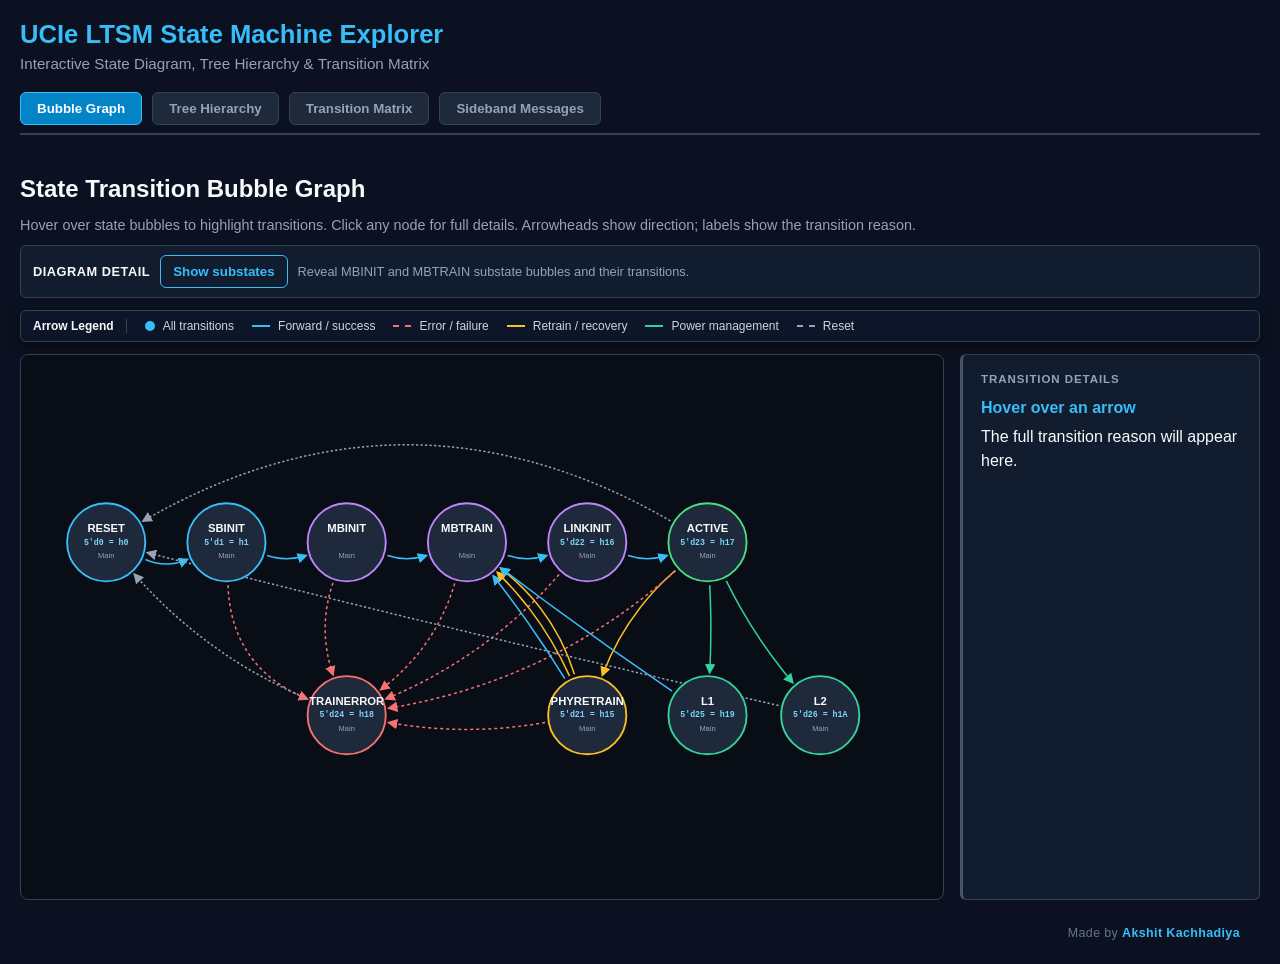
<file: index.html>
<!DOCTYPE html>
<html lang="en">
<head>
    <meta charset="UTF-8">
    <meta name="viewport" content="width=device-width, initial-scale=1.0">
    <title>UCIe LTSM State Machine Explorer</title>
    <link rel="stylesheet" href="styles.css">
</head>
<body>

    <header>
        <h1>UCIe LTSM State Machine Explorer</h1>
        <p>Interactive State Diagram, Tree Hierarchy & Transition Matrix</p>
    </header>

    <!-- Navigation Tabs -->
    <div class="tab-navigation">
        <button class="tab-btn active" onclick="switchView('graph-view', this)">Bubble Graph</button>
        <button class="tab-btn" onclick="switchView('tree-view', this)">Tree Hierarchy</button>
        <button class="tab-btn" onclick="switchView('matrix-view', this)">Transition Matrix</button>
        <button class="tab-btn" onclick="switchView('sideband-view', this)">Sideband Messages</button>
    </div>

    <main class="content-container">

        <!-- Tab 1: Interactive Bubble Graph View -->
        <div id="graph-view" class="view-content active">
            <div class="graph-heading">
                <div>
                    <h2>State Transition Bubble Graph</h2>
                    <p class="view-desc">Hover over state bubbles to highlight transitions. Click any node for full details. Arrowheads show direction; labels show the transition reason.</p>
                </div>
            </div>
            <div class="graph-controls" aria-label="Diagram controls">
                <span class="graph-control-label">Diagram detail</span>
                <button id="substateToggle" class="substate-toggle" type="button" aria-pressed="false">Show substates</button>
                <span class="graph-control-help">Reveal MBINIT and MBTRAIN substate bubbles and their transitions.</span>
            </div>
            <div id="graphLegendSlot" class="graph-legend-slot"></div>
            
            <div class="graph-layout">
                <div class="svg-wrapper">
                    <svg id="svgCanvas" width="100%" height="520" viewBox="0 0 1200 520">
                        <g id="svgTransitions"></g>
                        <g id="svgNodes"></g>
                    </svg>
                </div>
                <aside id="graphTransitionDetails" class="graph-transition-details" aria-live="polite">
                    <div class="details-eyebrow">Transition details</div>
                    <h3>Hover over an arrow</h3>
                    <p>The full transition reason will appear here.</p>
                </aside>
            </div>
        </div>

        <!-- Tab 2: Tree Hierarchy View -->
        <div id="tree-view" class="view-content">
            <div class="split-layout">
                <div id="treeView" class="tree-container"></div>
                <div class="details-panel">
                    <h3 id="stateName">Select a State</h3>
                    <p id="stateDesc">Click any state in the tree to inspect its details and connections.</p>

                    <section id="stateSpecCard" class="state-spec-notes" hidden>
                        <div class="state-spec-heading">
                            <h4>Specification notes</h4>
                            <span id="stateSpecSource"></span>
                        </div>
                        <ul id="stateSpecPoints"></ul>
                    </section>

                    <div id="transitionsCard" style="display:none;">
                        <h4>Outgoing Transitions</h4>
                        <ul id="outgoingPaths"></ul>
                    </div>

                    <div id="incomingCard" style="display:none;">
                        <h4>Incoming Transitions</h4>
                        <ul id="incomingPaths"></ul>
                    </div>
                </div>
            </div>
        </div>

        <!-- Tab 3: Transition Matrix Table View -->
        <div id="matrix-view" class="view-content">
            <h2>State Transition Matrix</h2>
            <table class="matrix-table">
                <thead>
                    <tr>
                        <th>Source State</th>
                        <th>Target State</th>
                        <th>Type</th>
                        <th>Trigger Condition</th>
                    </tr>
                </thead>
                <tbody id="matrixTableBody"></tbody>
            </table>
        </div>

        <div id="sideband-view" class="view-content">
            <iframe
                class="reference-frame"
                src="UCIe_3.0_Chapter7_Sideband_Messages%201.html"
                title="UCIe 3.0 Chapter 7 Sideband Message Reference"
                loading="lazy"></iframe>
        </div>

    </main>

    <footer class="signature">Made by <strong>Akshit Kachhadiya</strong></footer>

    <script src="app.js"></script>
</body>
</html>
</file>
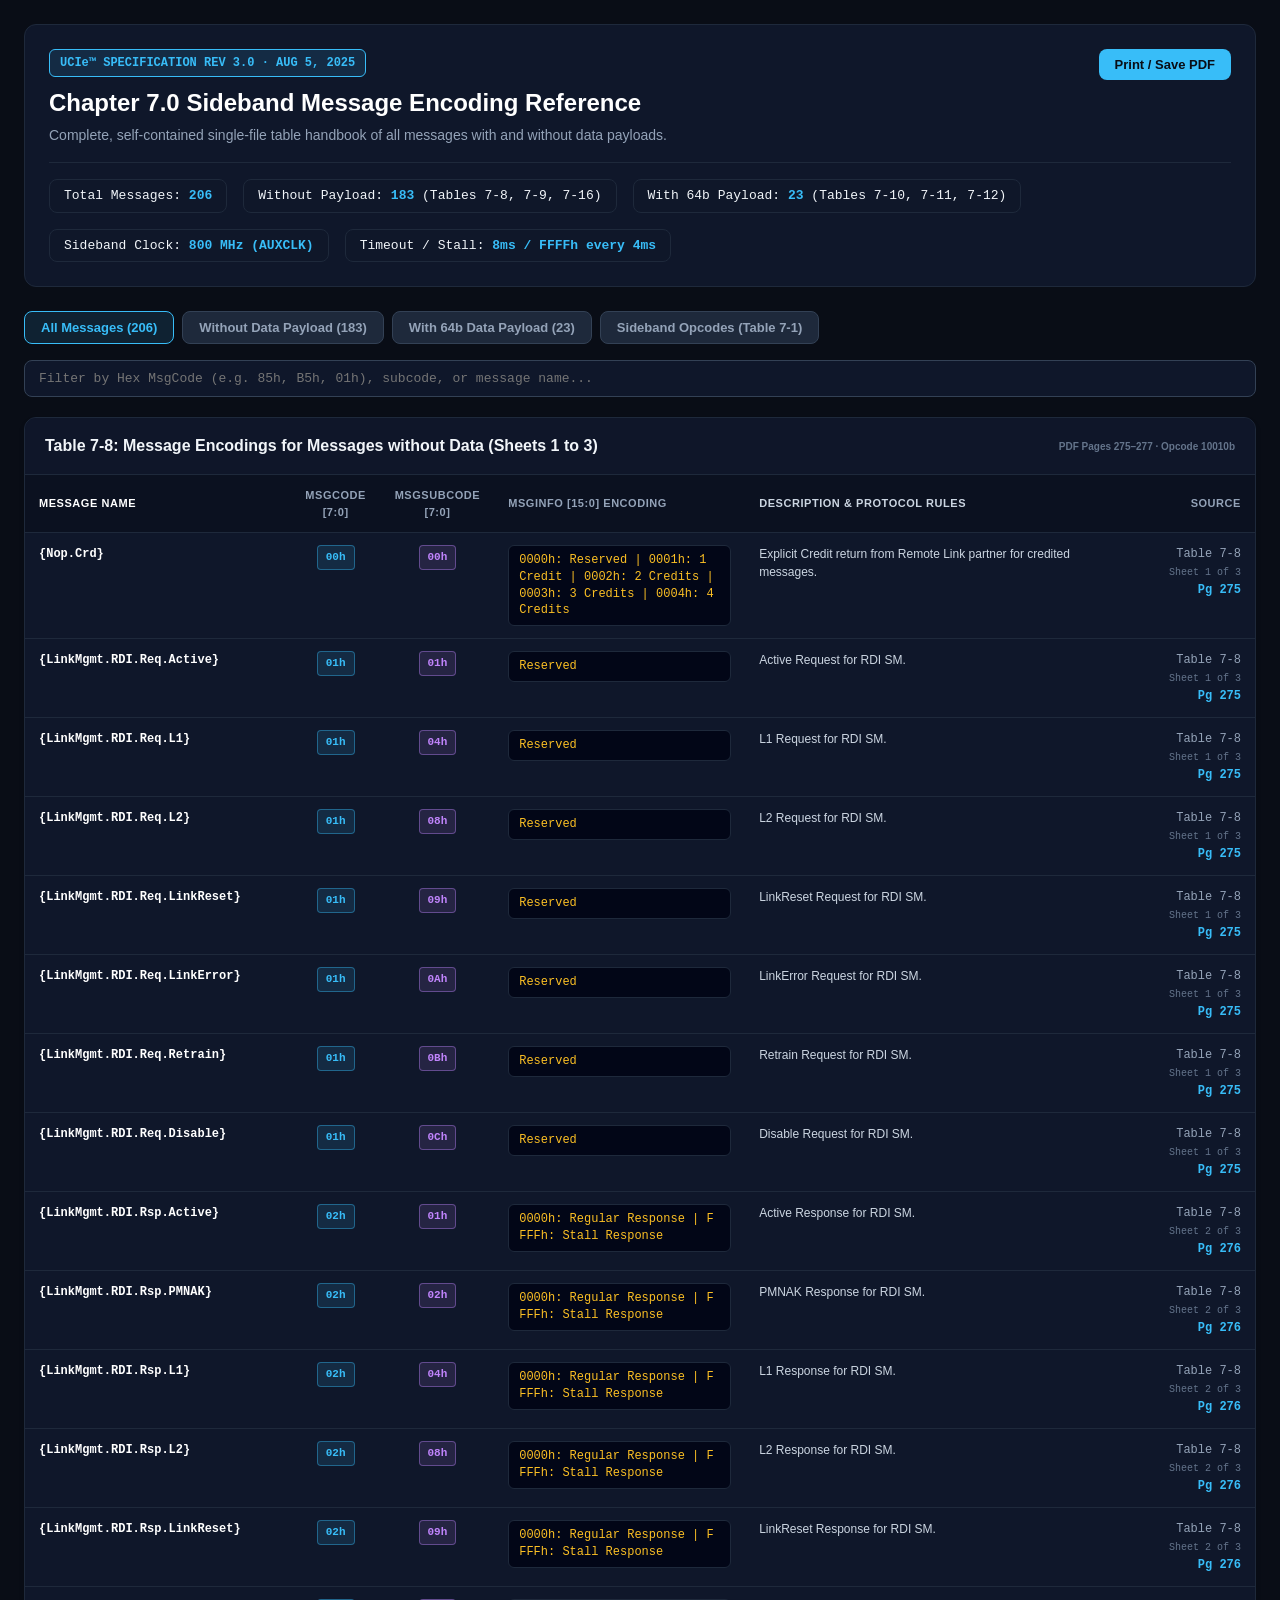
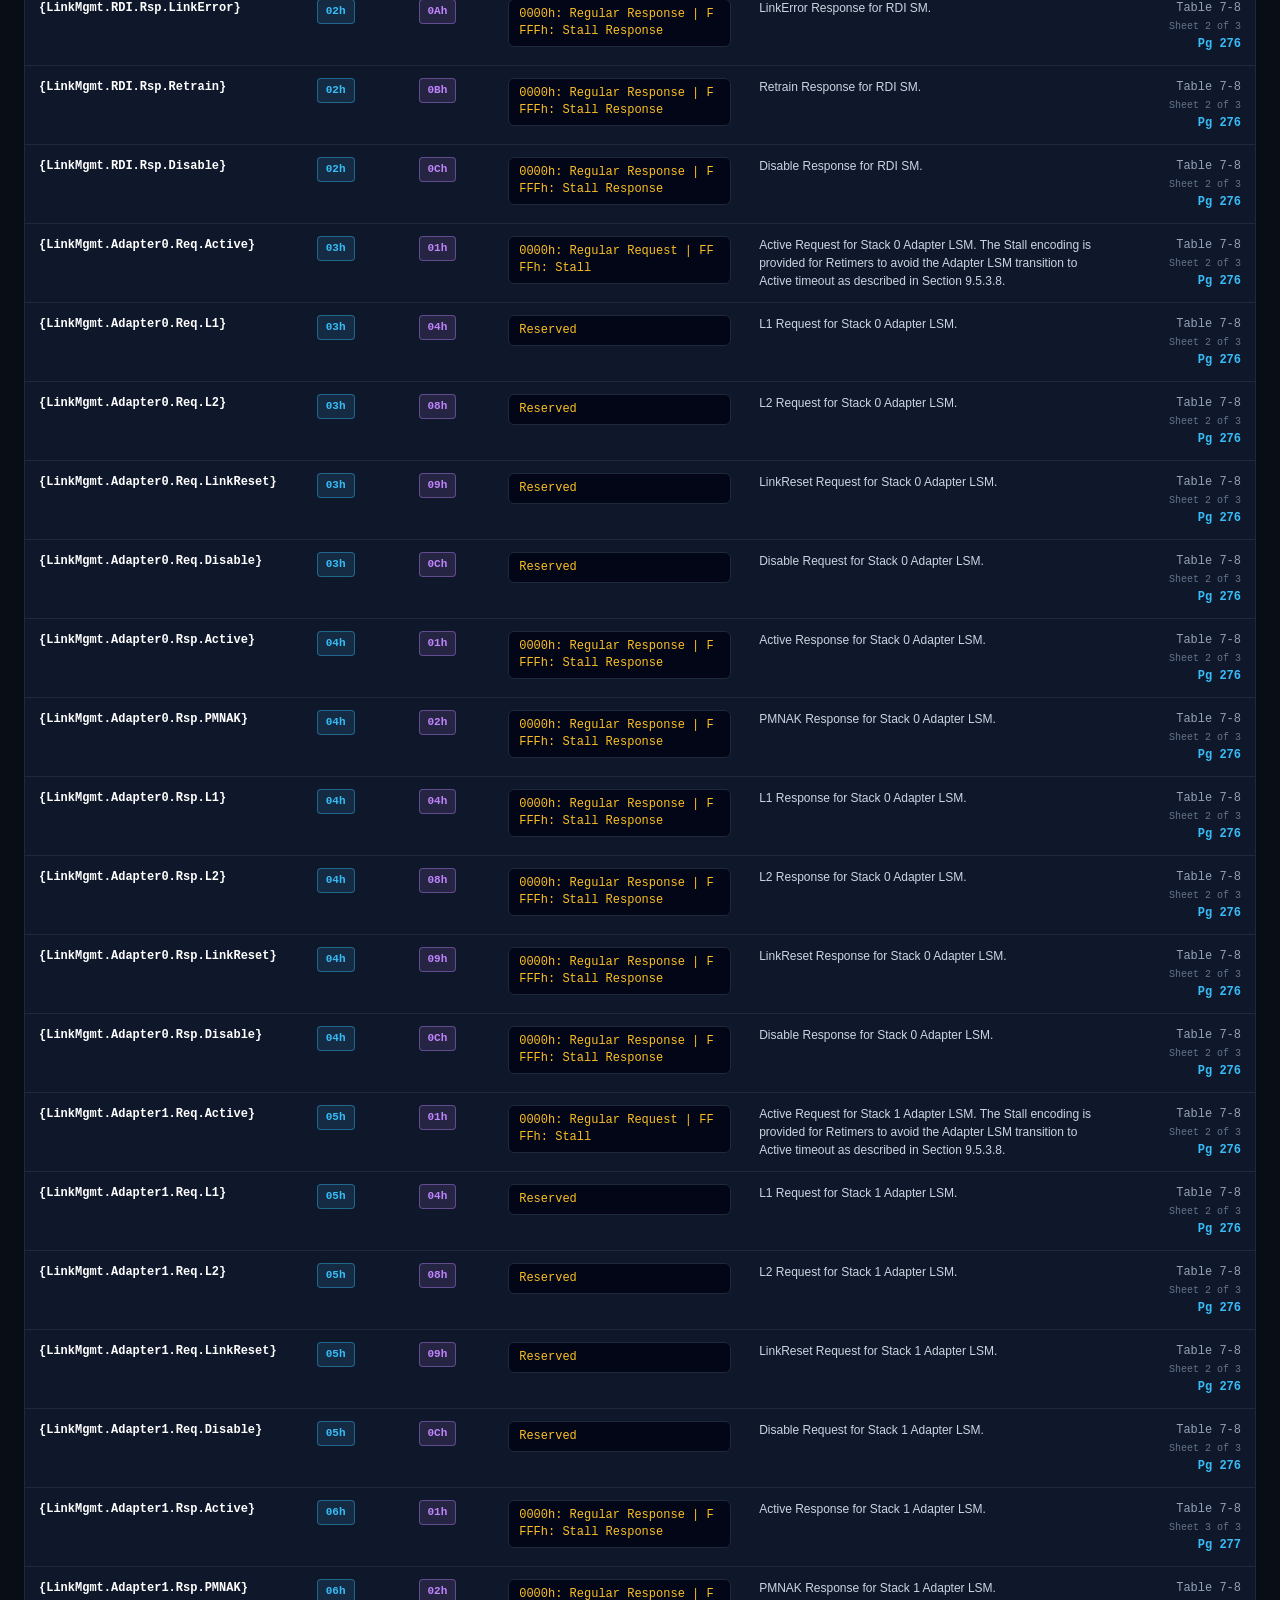
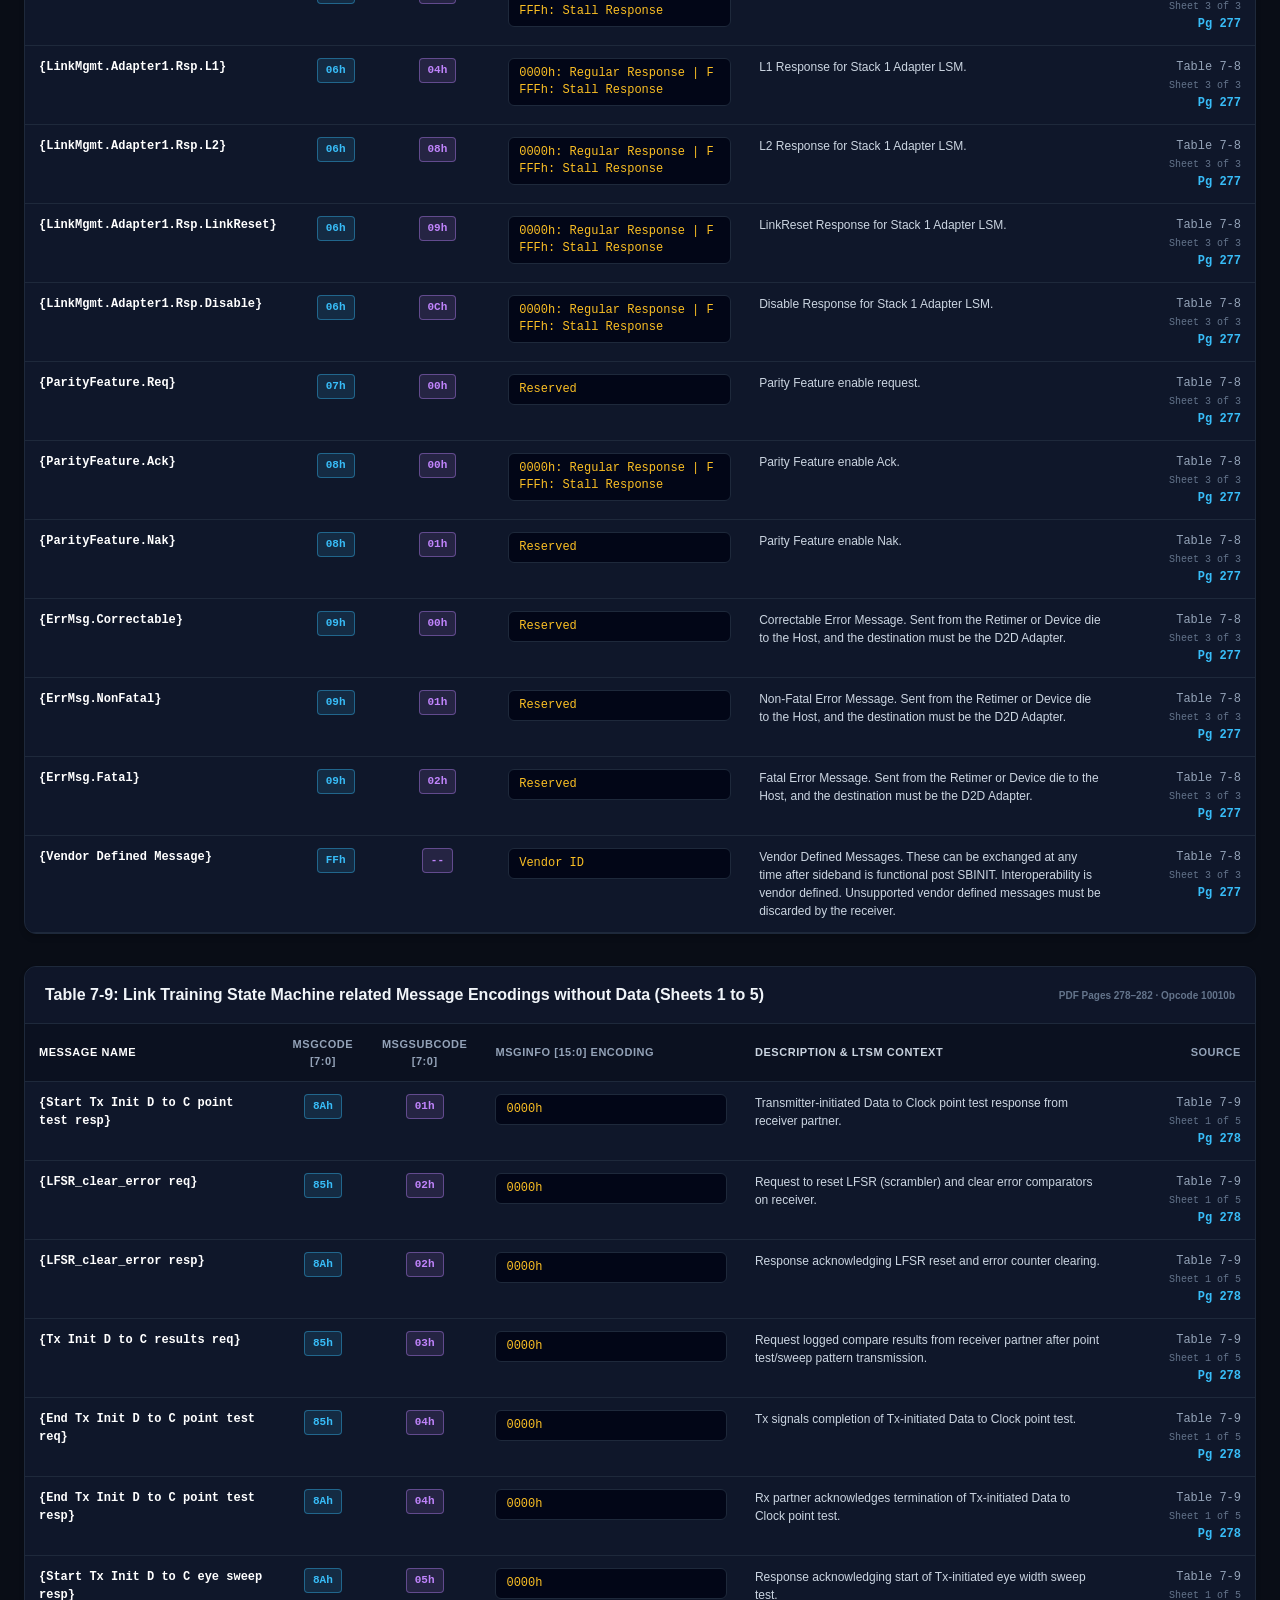
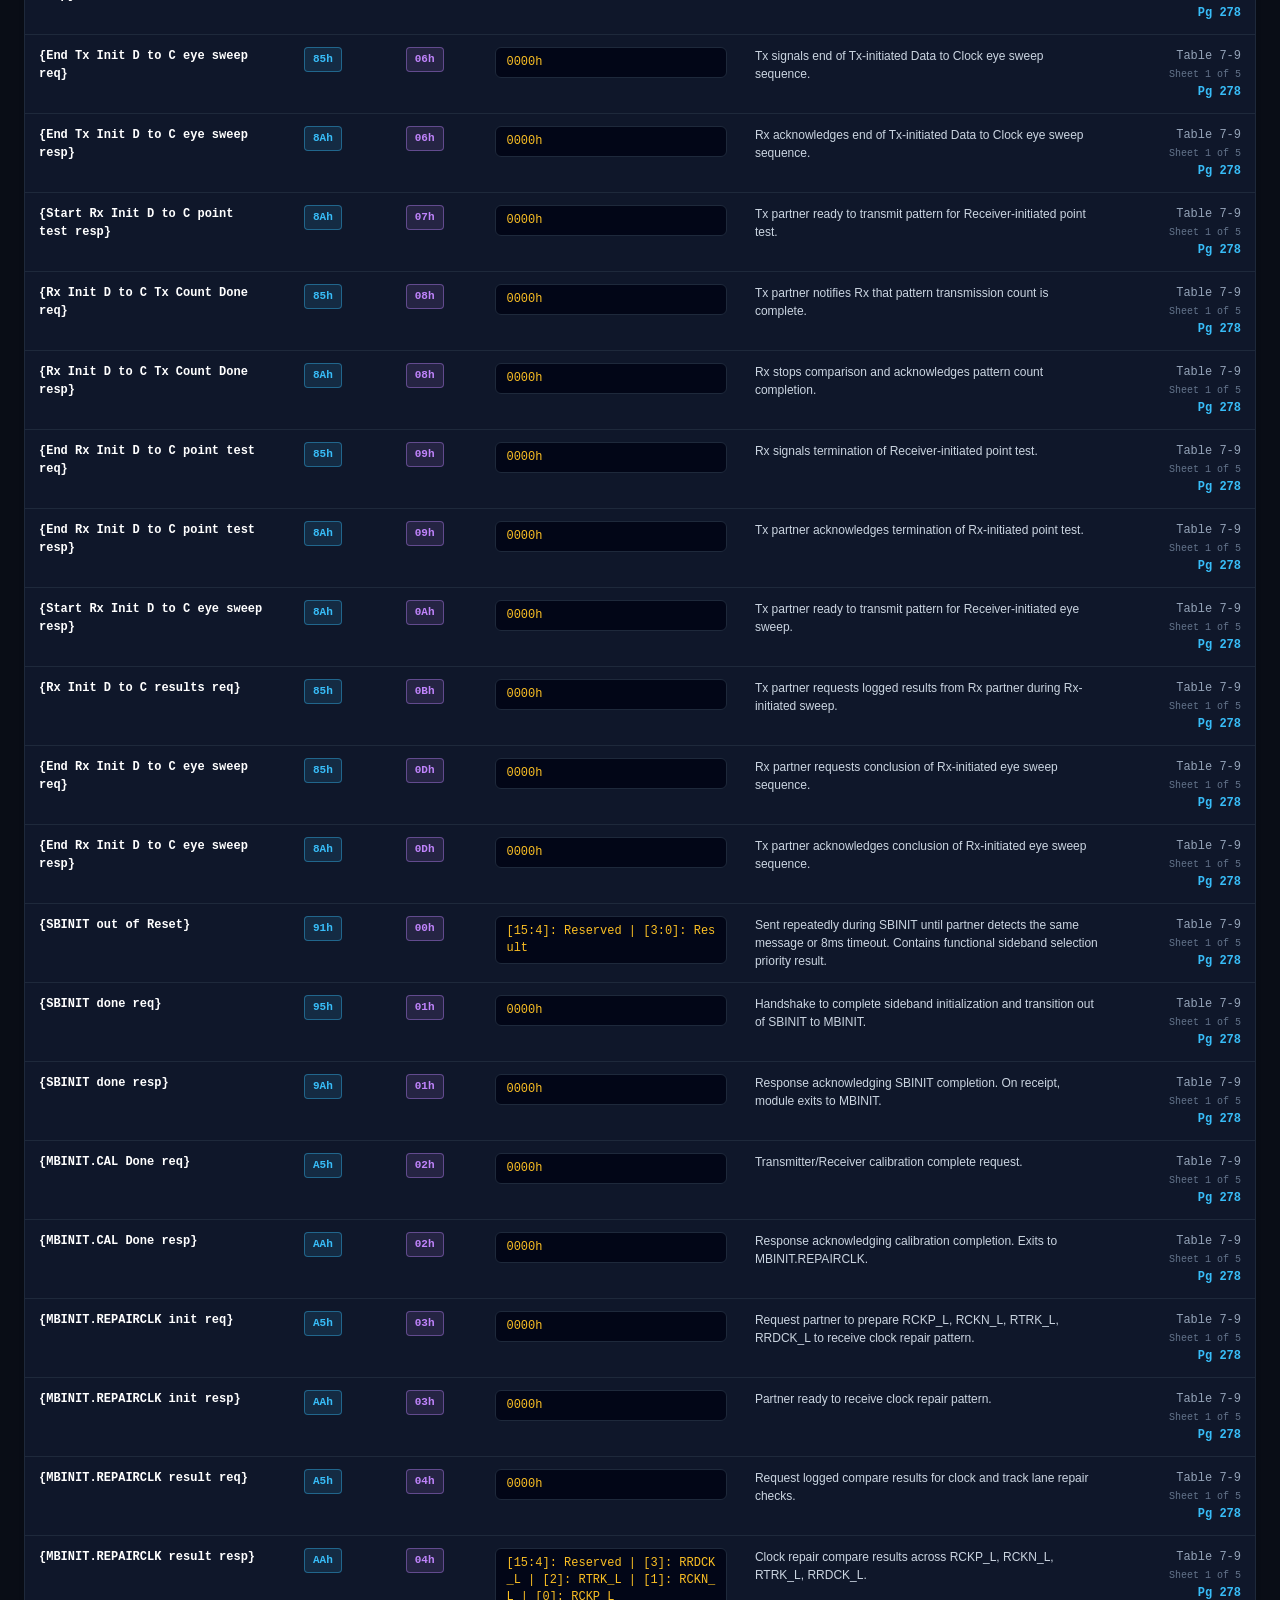
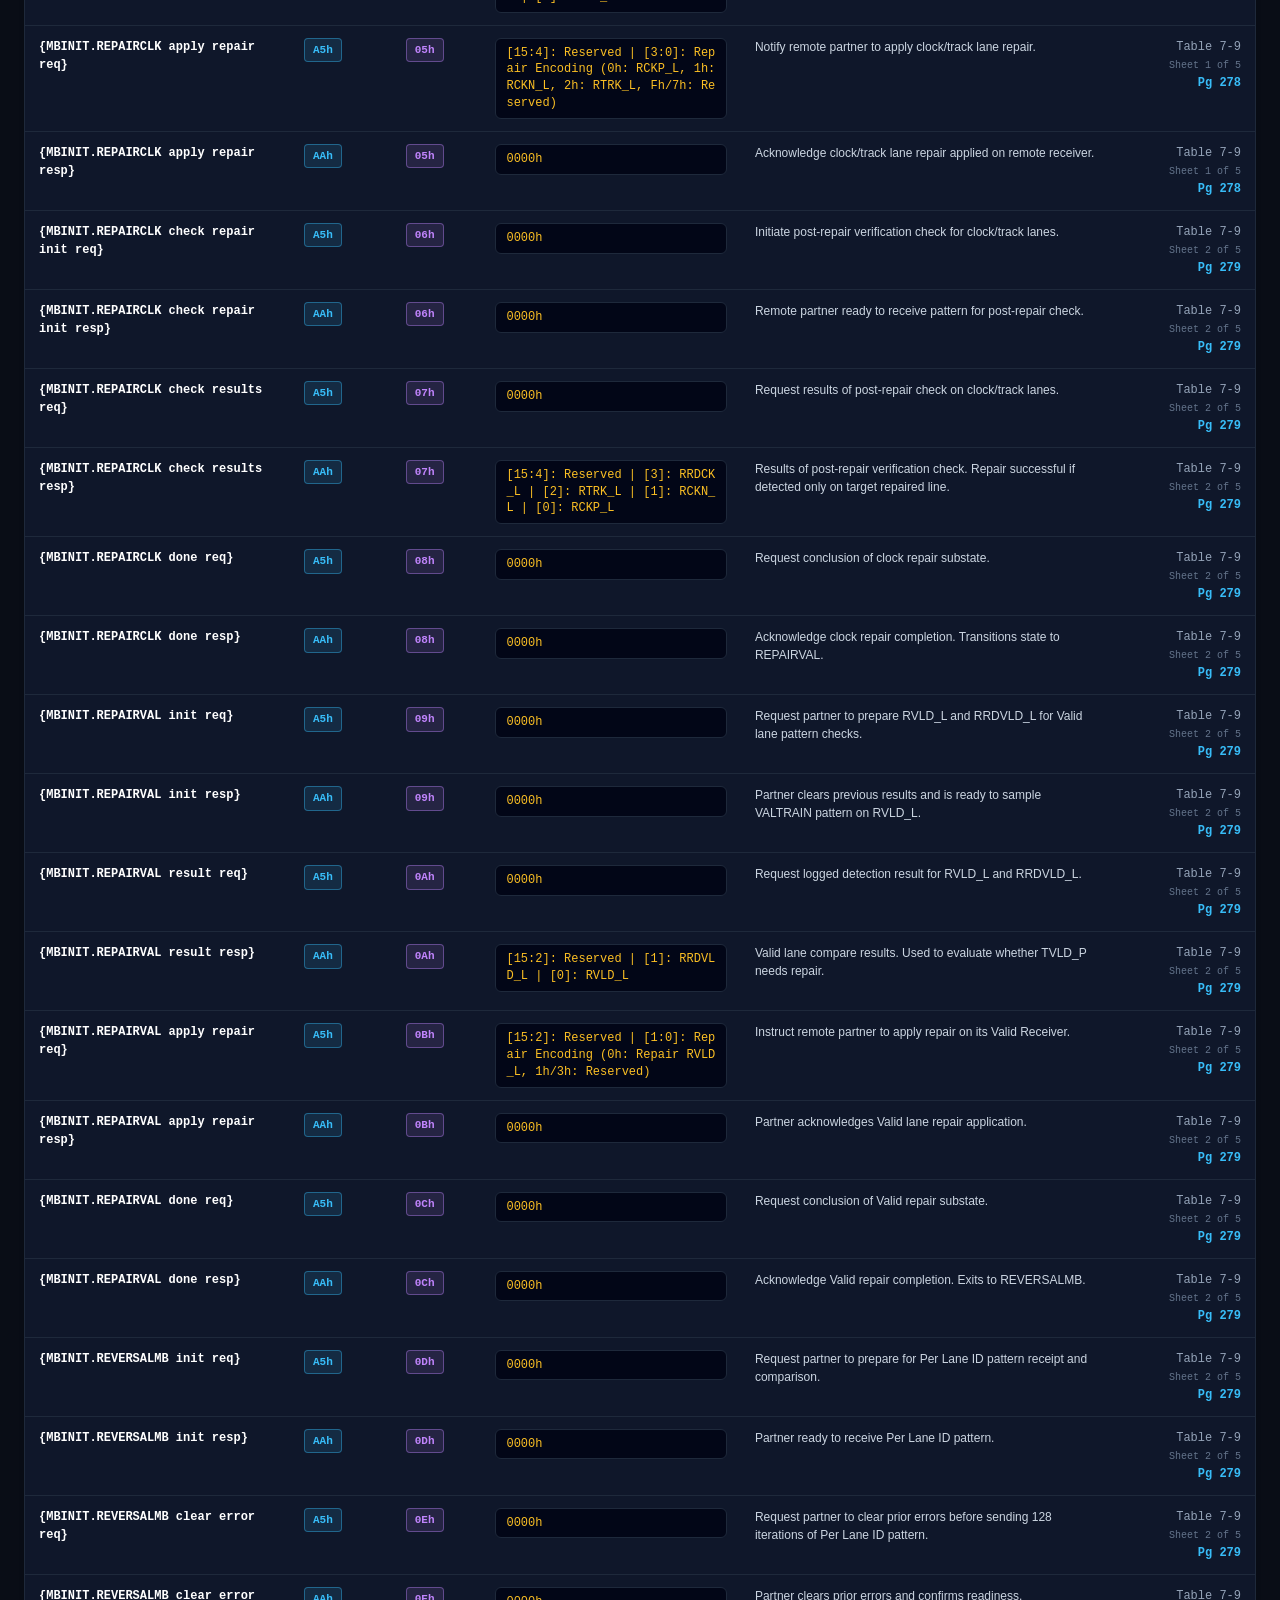
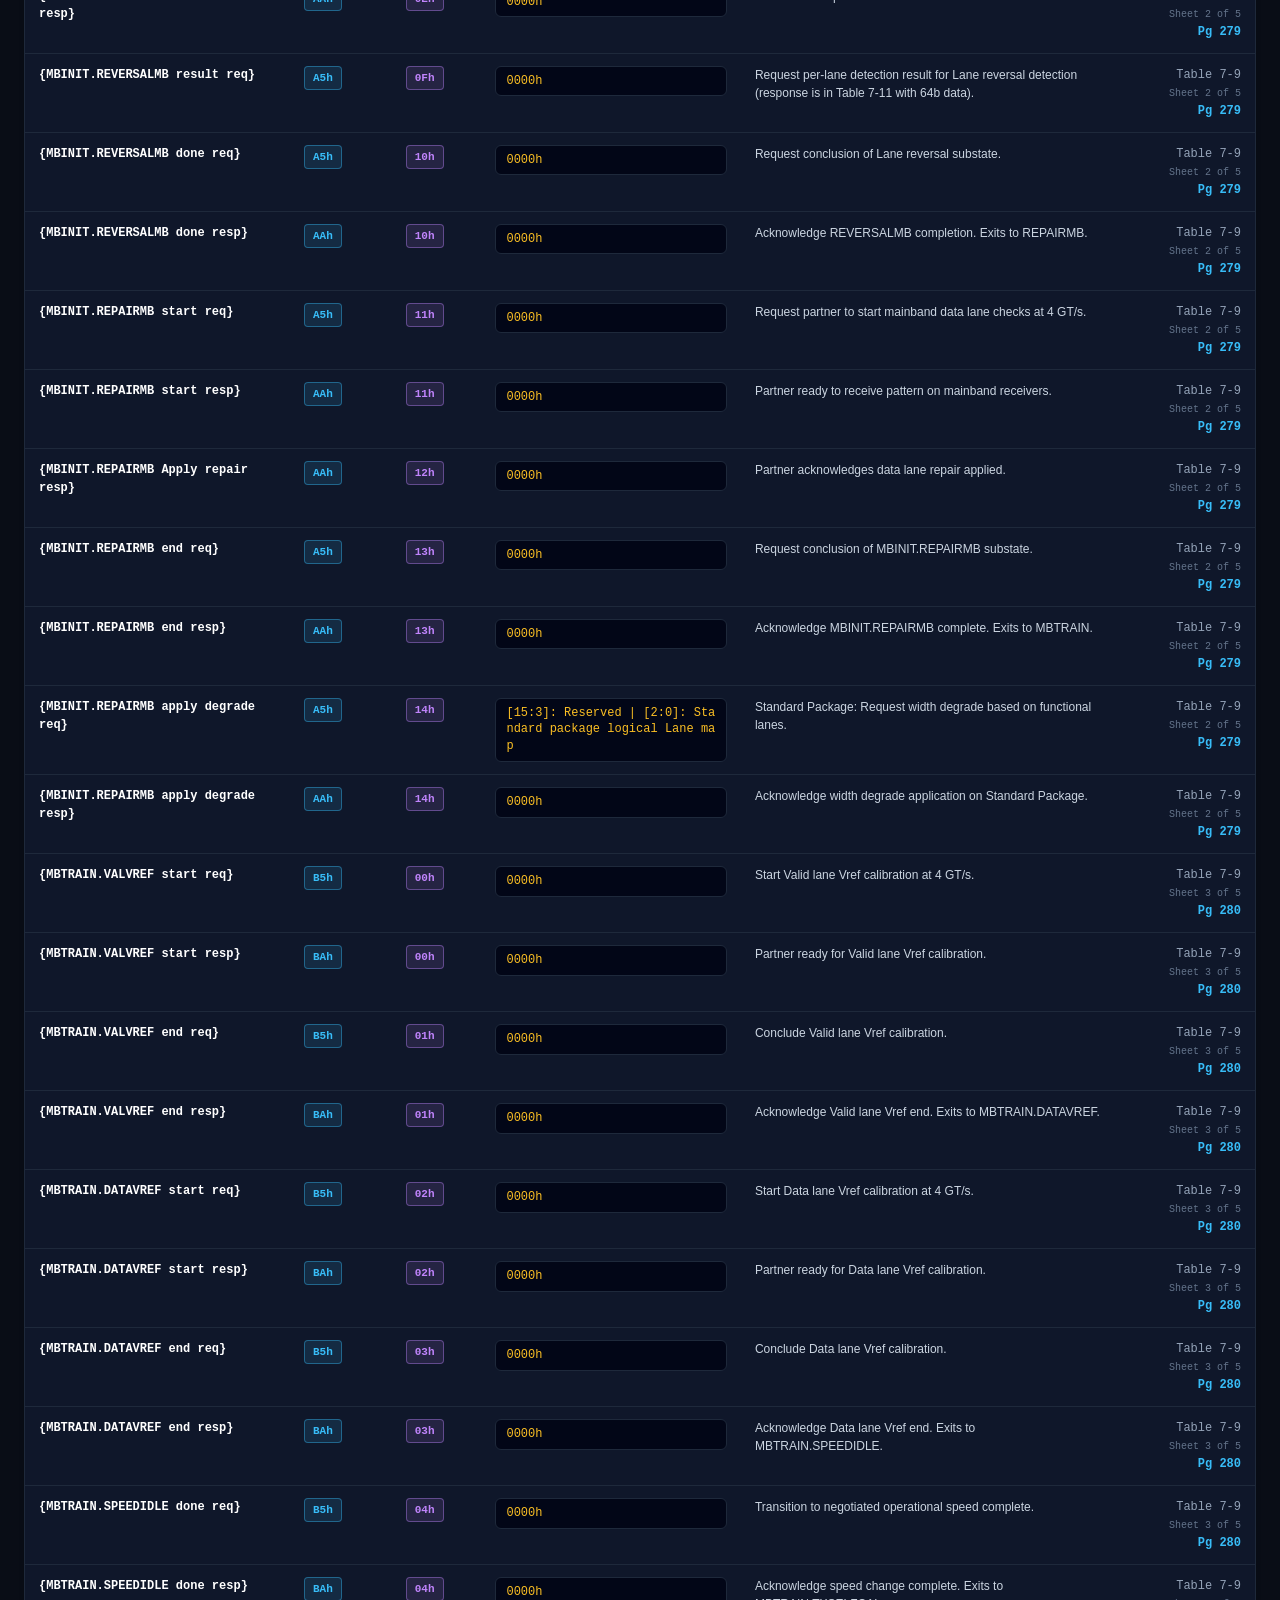
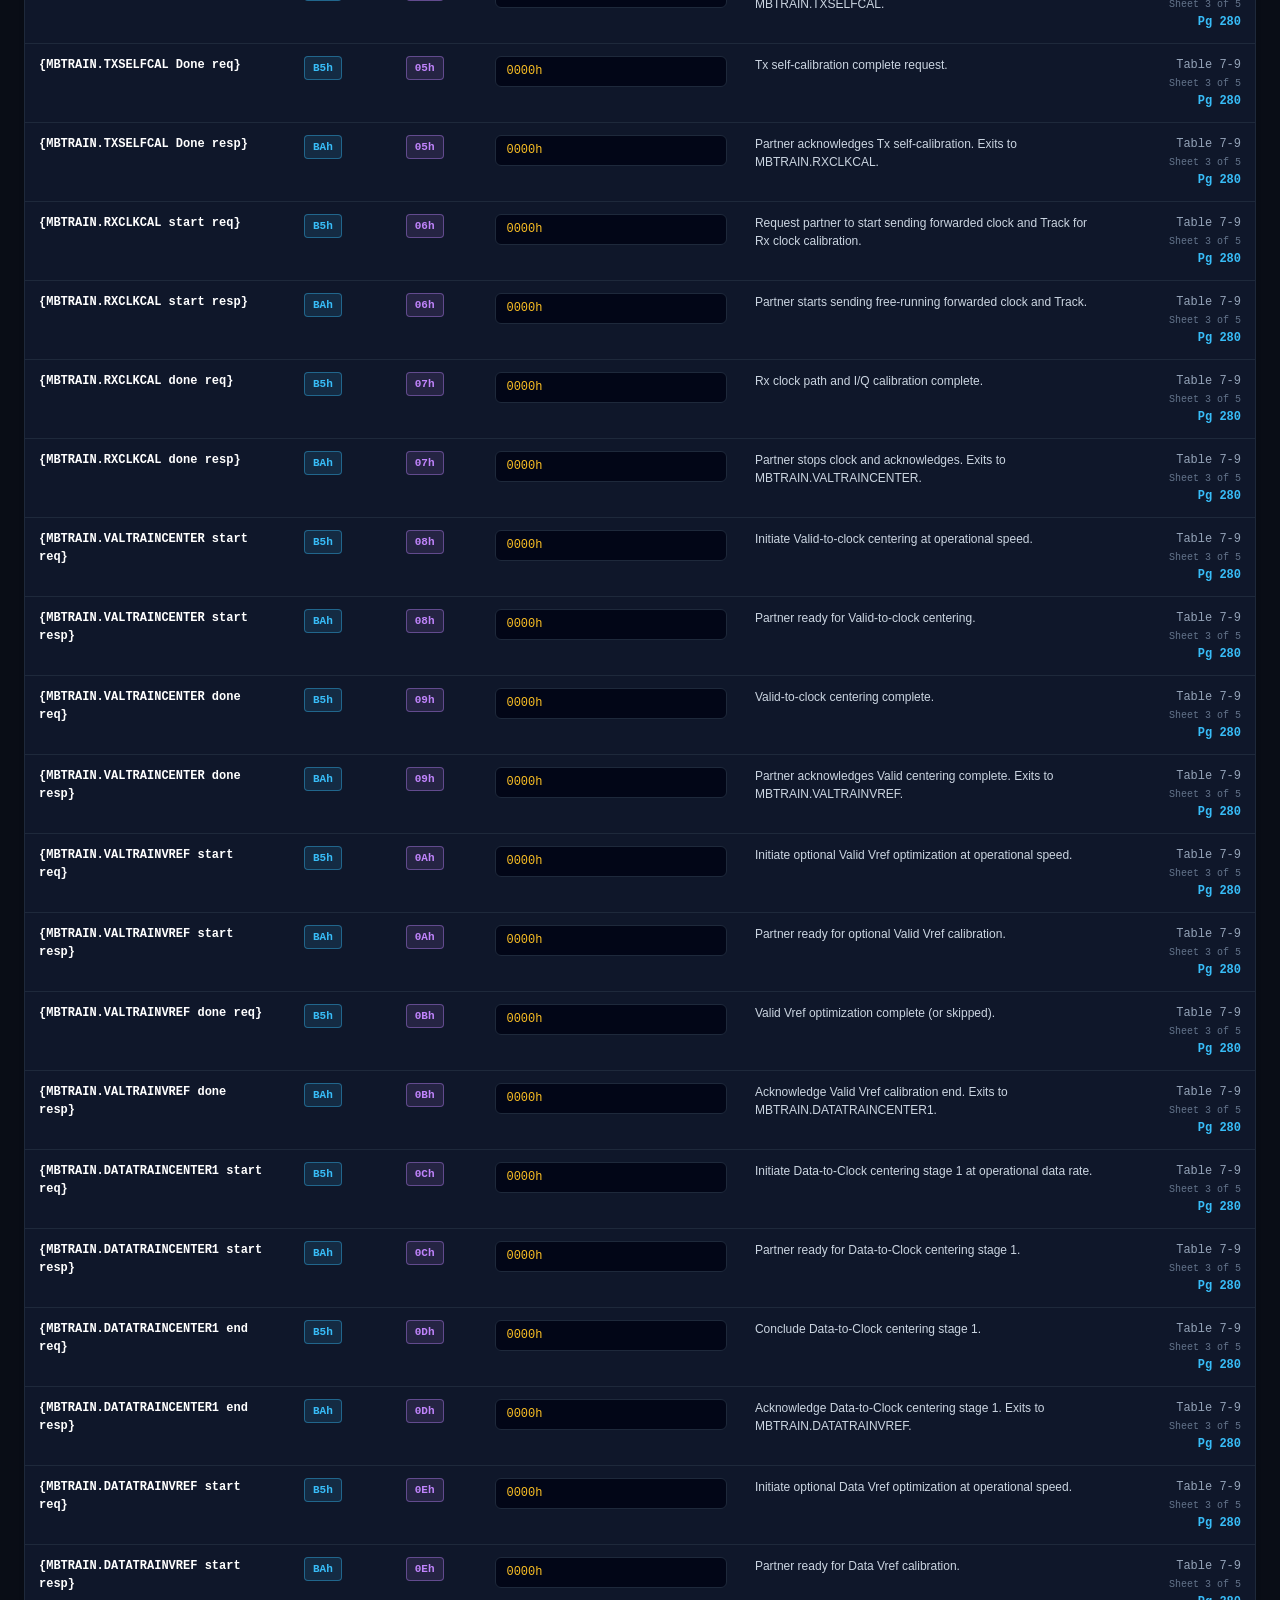
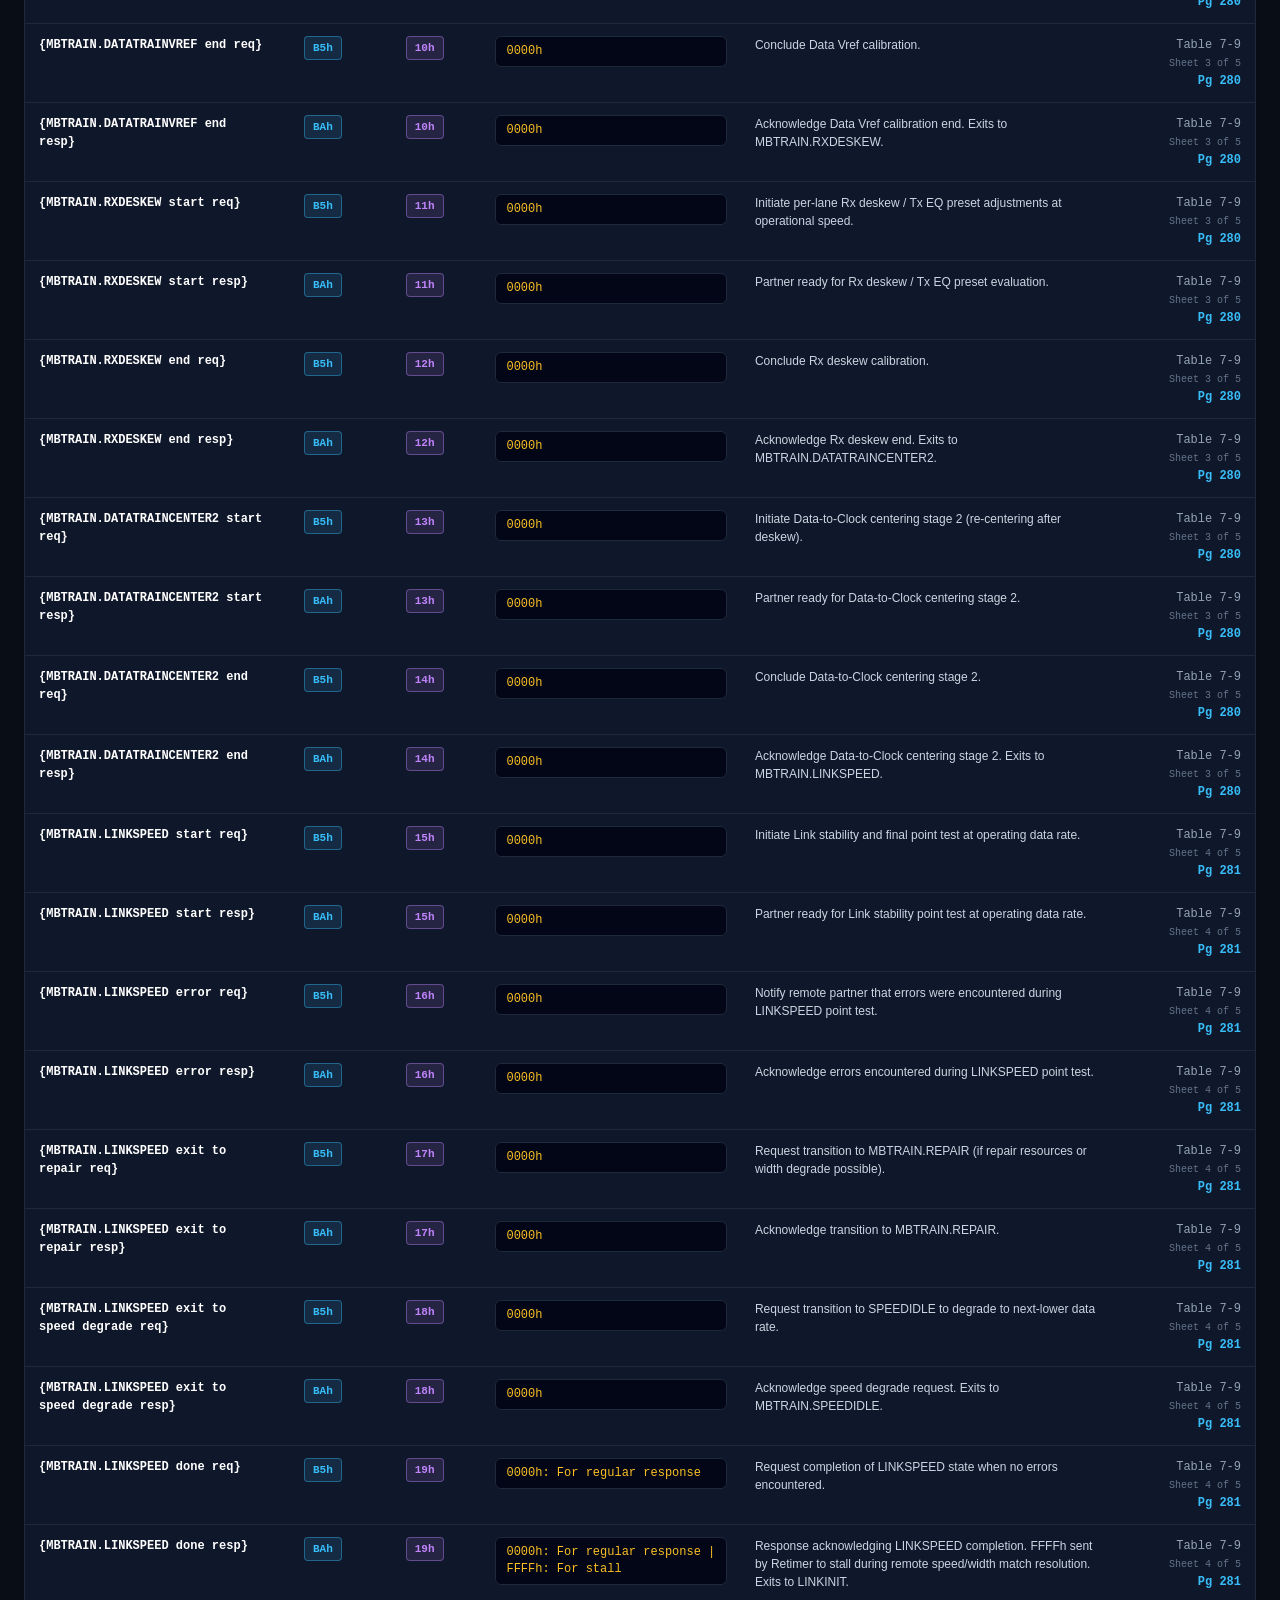
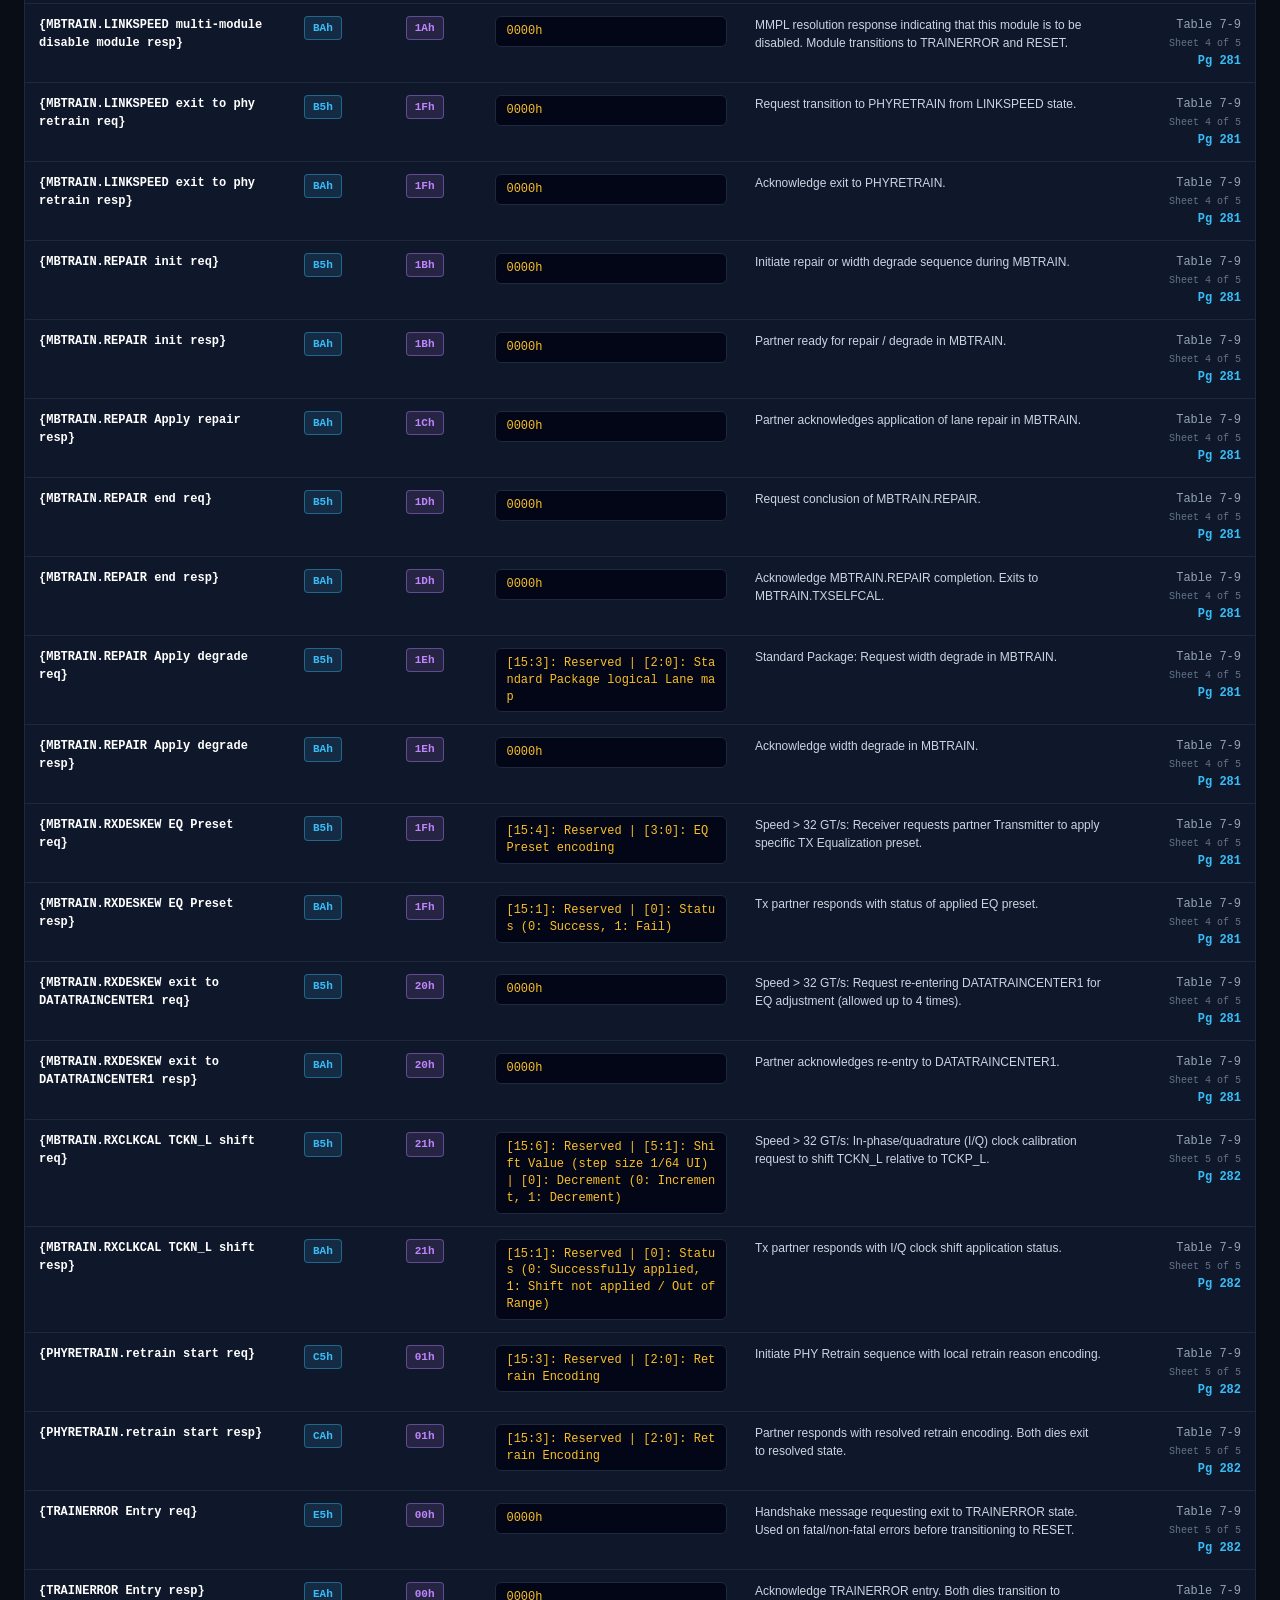
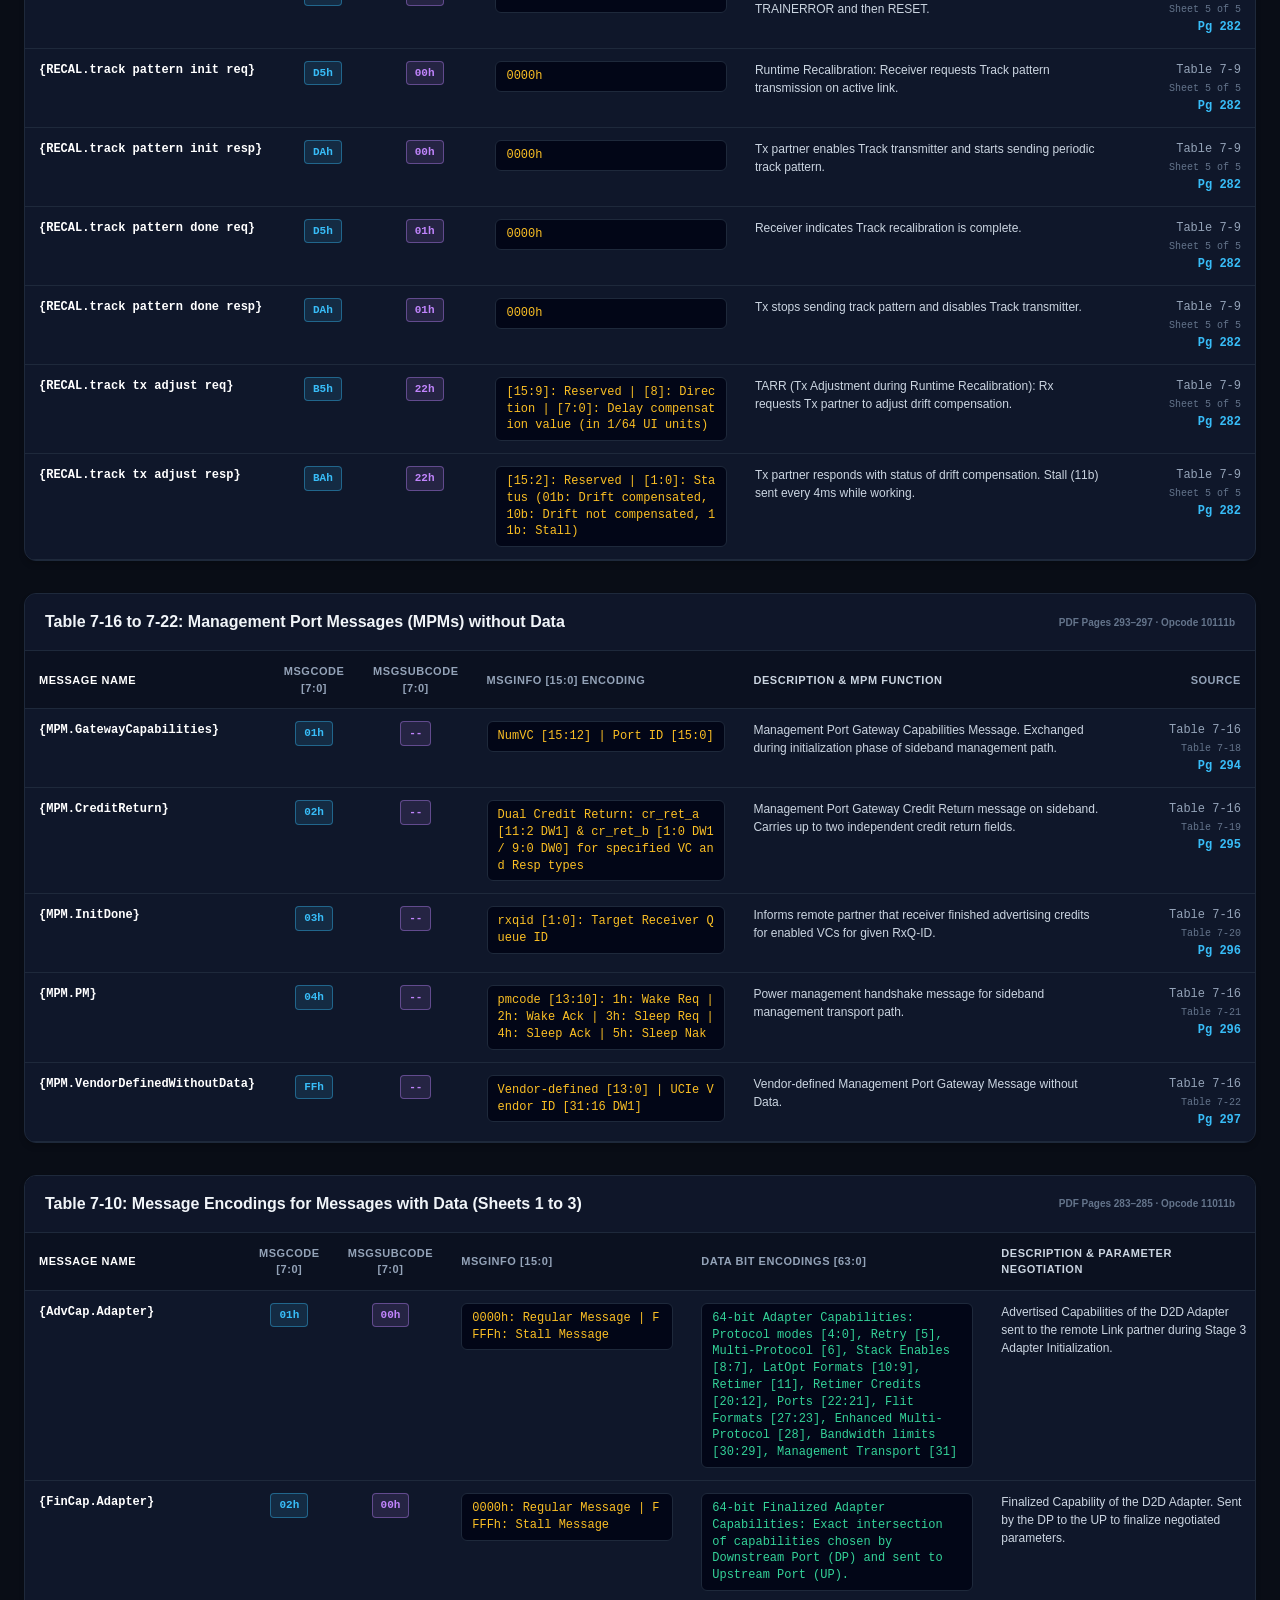
<file: UCIe_3.0_Chapter7_Sideband_Messages 1.html>
<!DOCTYPE html>
<html lang="en">
<head>
  <meta charset="UTF-8">
  <meta name="viewport" content="width=device-width, initial-scale=1.0">
  <title>UCIe 3.0 Sideband Message Reference (Chapter 7.0)</title>
  <style>
    :root {
      --bg: #090d16;
      --card-bg: #0f172a;
      --border: #1e293b;
      --border-accent: #334155;
      --text: #f1f5f9;
      --text-muted: #94a3b8;
      --cyan: #38bdf8;
      --cyan-bg: rgba(56, 189, 248, 0.12);
      --purple: #c084fc;
      --purple-bg: rgba(192, 132, 252, 0.12);
      --amber: #fbbf24;
      --emerald: #34d399;
    }
    * { box-sizing: border-box; margin: 0; padding: 0; }
    body {
      background-color: var(--bg);
      color: var(--text);
      font-family: -apple-system, BlinkMacSystemFont, "Segoe UI", Roboto, Helvetica, Arial, sans-serif;
      line-height: 1.5;
      padding: 24px;
    }
    .container { max-width: 1440px; margin: 0 auto; }
    header {
      background: var(--card-bg);
      border: 1px solid var(--border);
      border-radius: 12px;
      padding: 24px;
      margin-bottom: 24px;
    }
    .header-top { display: flex; justify-content: space-between; align-items: flex-start; flex-wrap: wrap; gap: 16px; }
    h1 { font-size: 24px; font-weight: 800; color: #fff; margin-bottom: 4px; }
    .subtitle { font-size: 14px; color: var(--text-muted); }
    .badge-spec {
      display: inline-block;
      padding: 4px 10px;
      border-radius: 6px;
      background: var(--cyan-bg);
      border: 1px solid var(--cyan);
      color: var(--cyan);
      font-family: monospace;
      font-size: 12px;
      font-weight: 700;
      margin-bottom: 8px;
    }
    .stats-bar {
      display: flex;
      gap: 16px;
      margin-top: 16px;
      padding-top: 16px;
      border-top: 1px solid var(--border);
      flex-wrap: wrap;
    }
    .stat-pill {
      background: rgba(15, 23, 42, 0.8);
      border: 1px solid var(--border);
      padding: 6px 14px;
      border-radius: 8px;
      font-size: 13px;
      font-family: monospace;
    }
    .stat-pill strong { color: var(--cyan); }
    
    .nav-tabs {
      display: flex;
      gap: 8px;
      margin-bottom: 16px;
      flex-wrap: wrap;
    }
    .tab-btn {
      background: #1e293b;
      color: var(--text-muted);
      border: 1px solid var(--border-accent);
      padding: 8px 16px;
      border-radius: 8px;
      cursor: pointer;
      font-size: 13px;
      font-weight: 600;
      transition: all 0.15s ease;
    }
    .tab-btn:hover { background: #334155; color: #fff; }
    .tab-btn.active {
      background: var(--cyan-bg);
      color: var(--cyan);
      border-color: var(--cyan);
    }

    .controls-bar {
      display: flex;
      gap: 12px;
      margin-bottom: 20px;
      flex-wrap: wrap;
    }
    .search-box {
      flex: 1;
      min-width: 280px;
      background: #0f172a;
      border: 1px solid var(--border-accent);
      border-radius: 8px;
      padding: 10px 14px;
      color: #fff;
      font-family: monospace;
      font-size: 13px;
    }
    .search-box:focus { outline: none; border-color: var(--cyan); }

    .table-container {
      background: var(--card-bg);
      border: 1px solid var(--border);
      border-radius: 12px;
      overflow-x: auto;
      margin-bottom: 32px;
      box-shadow: 0 4px 6px -1px rgba(0, 0, 0, 0.2);
    }
    .table-header-title {
      padding: 16px 20px;
      border-bottom: 1px solid var(--border);
      background: rgba(15, 23, 42, 0.95);
      font-weight: 700;
      font-size: 16px;
      display: flex;
      justify-content: space-between;
      align-items: center;
    }
    table {
      width: 100%;
      border-collapse: collapse;
      text-align: left;
      font-size: 12px;
    }
    th {
      background: #0b1120;
      color: var(--text-muted);
      font-size: 11px;
      font-weight: 700;
      text-transform: uppercase;
      letter-spacing: 0.05em;
      padding: 12px 14px;
      border-bottom: 1px solid var(--border);
    }
    td {
      padding: 12px 14px;
      border-bottom: 1px solid var(--border);
      vertical-align: top;
    }
    tr:hover td { background: rgba(30, 41, 59, 0.5); }

    .font-mono { font-family: ui-monospace, SFMono-Regular, Menlo, Monaco, Consolas, monospace; }
    .font-bold { font-weight: 700; }
    .text-center { text-align: center; }
    .text-right { text-align: right; }
    .text-xs { font-size: 12px; }
    .text-muted { color: var(--text-muted); }
    .text-mini { font-size: 10px; color: #64748b; }
    .text-accent { color: var(--cyan); font-weight: 600; }

    .badge-code {
      display: inline-block;
      padding: 3px 8px;
      background: var(--cyan-bg);
      border: 1px solid rgba(56, 189, 248, 0.4);
      color: var(--cyan);
      border-radius: 4px;
      font-weight: 700;
      font-size: 11px;
    }
    .badge-subcode {
      display: inline-block;
      padding: 3px 8px;
      background: var(--purple-bg);
      border: 1px solid rgba(192, 132, 252, 0.4);
      color: var(--purple);
      border-radius: 4px;
      font-weight: 700;
      font-size: 11px;
    }

    .code-box {
      background: #020617;
      border: 1px solid #1e293b;
      padding: 6px 10px;
      border-radius: 6px;
      color: var(--amber);
      line-height: 1.4;
      max-width: 320px;
      white-space: pre-wrap;
      word-break: break-all;
    }
    .payload-box {
      background: #020617;
      border: 1px solid #1e293b;
      padding: 6px 10px;
      border-radius: 6px;
      color: var(--emerald);
      line-height: 1.4;
      max-width: 400px;
    }
    .col-name { min-width: 220px; color: #fff; }
    .col-code { width: 90px; }
    .col-subcode { width: 90px; }
    .col-info { min-width: 240px; }
    .col-payload { min-width: 300px; }
    .col-desc { min-width: 280px; color: #cbd5e1; line-height: 1.5; }
    .col-source { width: 140px; }

    .btn-print {
      background: var(--cyan);
      color: #090d16;
      border: none;
      padding: 8px 16px;
      border-radius: 8px;
      font-size: 13px;
      font-weight: 700;
      cursor: pointer;
    }
    .btn-print:hover { background: #7dd3fc; }

    @media print {
      body { background: #fff !important; color: #000 !important; padding: 0 !important; }
      header, .table-container { border: 1px solid #000 !important; background: #fff !important; }
      th { background: #f1f5f9 !important; color: #000 !important; }
      td { color: #000 !important; border-bottom: 1px solid #ddd !important; }
      .controls-bar, .nav-tabs, .btn-print { display: none !important; }
      .code-box, .payload-box { background: #f8fafc !important; color: #000 !important; border-color: #ccc !important; }
      .badge-code, .badge-subcode { background: transparent !important; color: #000 !important; border-color: #000 !important; }
    }
  </style>
</head>
<body>
  <div class="container">
    <header>
      <div class="header-top">
        <div>
          <div class="badge-spec">UCIe™ SPECIFICATION REV 3.0 · AUG 5, 2025</div>
          <h1>Chapter 7.0 Sideband Message Encoding Reference</h1>
          <p class="subtitle">Complete, self-contained single-file table handbook of all messages with and without data payloads.</p>
        </div>
        <div>
          <button class="btn-print" onclick="window.print()">Print / Save PDF</button>
        </div>
      </div>
      <div class="stats-bar">
        <div class="stat-pill">Total Messages: <strong>206</strong></div>
        <div class="stat-pill">Without Payload: <strong>183</strong> (Tables 7-8, 7-9, 7-16)</div>
        <div class="stat-pill">With 64b Payload: <strong>23</strong> (Tables 7-10, 7-11, 7-12)</div>
        <div class="stat-pill">Sideband Clock: <strong>800 MHz (AUXCLK)</strong></div>
        <div class="stat-pill">Timeout / Stall: <strong>8ms / FFFFh every 4ms</strong></div>
      </div>
    </header>

    <!-- Navigation Tabs -->
    <div class="nav-tabs">
      <button class="tab-btn active" onclick="switchTab('all')">All Messages (206)</button>
      <button class="tab-btn" onclick="switchTab('no_payload')">Without Data Payload (183)</button>
      <button class="tab-btn" onclick="switchTab('with_payload')">With 64b Data Payload (23)</button>
      <button class="tab-btn" onclick="switchTab('opcodes')">Sideband Opcodes (Table 7-1)</button>
    </div>

    <!-- Search / Filter -->
    <div class="controls-bar">
      <input type="text" id="searchInput" class="search-box" placeholder="Filter by Hex MsgCode (e.g. 85h, B5h, 01h), subcode, or message name..." onkeyup="filterTable()">
    </div>

    <!-- View: Messages Without Payload -->
    <div id="section_no_payload" class="content-section">
      <!-- Table 7-8 -->
      <div class="table-container">
        <div class="table-header-title">
          <span>Table 7-8: Message Encodings for Messages without Data (Sheets 1 to 3)</span>
          <span class="text-mini">PDF Pages 275–277 · Opcode 10010b</span>
        </div>
        <table>
          <thead>
            <tr>
              <th class="col-name">Message Name</th>
              <th class="col-code text-center">MsgCode [7:0]</th>
              <th class="col-subcode text-center">MsgSubcode [7:0]</th>
              <th class="col-info">MsgInfo [15:0] Encoding</th>
              <th class="col-desc">Description & Protocol Rules</th>
              <th class="col-source text-right">Source</th>
            </tr>
          </thead>
          <tbody>
            
      <tr class="msg-row" data-name="{Nop.Crd}" data-code="00h" data-subcode="00h" data-category="no_payload" data-table="Table 7-8" data-state="GENERAL">
        <td class="col-name font-mono font-bold">{Nop.Crd}</td>
        <td class="col-code font-mono text-center"><span class="badge-code">00h</span></td>
        <td class="col-subcode font-mono text-center"><span class="badge-subcode">00h</span></td>
        <td class="col-info font-mono text-xs"><div class="code-box">0000h: Reserved | 0001h: 1 Credit | 0002h: 2 Credits | 0003h: 3 Credits | 0004h: 4 Credits</div></td>
        
        <td class="col-desc text-xs">Explicit Credit return from Remote Link partner for credited messages.</td>
        <td class="col-source font-mono text-xs text-right text-muted">Table 7-8<br><span class="text-mini">Sheet 1 of 3</span><br><span class="text-accent">Pg 275</span></td>
      </tr>
    

      <tr class="msg-row" data-name="{LinkMgmt.RDI.Req.Active}" data-code="01h" data-subcode="01h" data-category="no_payload" data-table="Table 7-8" data-state="MBINIT">
        <td class="col-name font-mono font-bold">{LinkMgmt.RDI.Req.Active}</td>
        <td class="col-code font-mono text-center"><span class="badge-code">01h</span></td>
        <td class="col-subcode font-mono text-center"><span class="badge-subcode">01h</span></td>
        <td class="col-info font-mono text-xs"><div class="code-box">Reserved</div></td>
        
        <td class="col-desc text-xs">Active Request for RDI SM.</td>
        <td class="col-source font-mono text-xs text-right text-muted">Table 7-8<br><span class="text-mini">Sheet 1 of 3</span><br><span class="text-accent">Pg 275</span></td>
      </tr>
    

      <tr class="msg-row" data-name="{LinkMgmt.RDI.Req.L1}" data-code="01h" data-subcode="04h" data-category="no_payload" data-table="Table 7-8" data-state="GENERAL">
        <td class="col-name font-mono font-bold">{LinkMgmt.RDI.Req.L1}</td>
        <td class="col-code font-mono text-center"><span class="badge-code">01h</span></td>
        <td class="col-subcode font-mono text-center"><span class="badge-subcode">04h</span></td>
        <td class="col-info font-mono text-xs"><div class="code-box">Reserved</div></td>
        
        <td class="col-desc text-xs">L1 Request for RDI SM.</td>
        <td class="col-source font-mono text-xs text-right text-muted">Table 7-8<br><span class="text-mini">Sheet 1 of 3</span><br><span class="text-accent">Pg 275</span></td>
      </tr>
    

      <tr class="msg-row" data-name="{LinkMgmt.RDI.Req.L2}" data-code="01h" data-subcode="08h" data-category="no_payload" data-table="Table 7-8" data-state="GENERAL">
        <td class="col-name font-mono font-bold">{LinkMgmt.RDI.Req.L2}</td>
        <td class="col-code font-mono text-center"><span class="badge-code">01h</span></td>
        <td class="col-subcode font-mono text-center"><span class="badge-subcode">08h</span></td>
        <td class="col-info font-mono text-xs"><div class="code-box">Reserved</div></td>
        
        <td class="col-desc text-xs">L2 Request for RDI SM.</td>
        <td class="col-source font-mono text-xs text-right text-muted">Table 7-8<br><span class="text-mini">Sheet 1 of 3</span><br><span class="text-accent">Pg 275</span></td>
      </tr>
    

      <tr class="msg-row" data-name="{LinkMgmt.RDI.Req.LinkReset}" data-code="01h" data-subcode="09h" data-category="no_payload" data-table="Table 7-8" data-state="GENERAL">
        <td class="col-name font-mono font-bold">{LinkMgmt.RDI.Req.LinkReset}</td>
        <td class="col-code font-mono text-center"><span class="badge-code">01h</span></td>
        <td class="col-subcode font-mono text-center"><span class="badge-subcode">09h</span></td>
        <td class="col-info font-mono text-xs"><div class="code-box">Reserved</div></td>
        
        <td class="col-desc text-xs">LinkReset Request for RDI SM.</td>
        <td class="col-source font-mono text-xs text-right text-muted">Table 7-8<br><span class="text-mini">Sheet 1 of 3</span><br><span class="text-accent">Pg 275</span></td>
      </tr>
    

      <tr class="msg-row" data-name="{LinkMgmt.RDI.Req.LinkError}" data-code="01h" data-subcode="0Ah" data-category="no_payload" data-table="Table 7-8" data-state="TRAINERROR">
        <td class="col-name font-mono font-bold">{LinkMgmt.RDI.Req.LinkError}</td>
        <td class="col-code font-mono text-center"><span class="badge-code">01h</span></td>
        <td class="col-subcode font-mono text-center"><span class="badge-subcode">0Ah</span></td>
        <td class="col-info font-mono text-xs"><div class="code-box">Reserved</div></td>
        
        <td class="col-desc text-xs">LinkError Request for RDI SM.</td>
        <td class="col-source font-mono text-xs text-right text-muted">Table 7-8<br><span class="text-mini">Sheet 1 of 3</span><br><span class="text-accent">Pg 275</span></td>
      </tr>
    

      <tr class="msg-row" data-name="{LinkMgmt.RDI.Req.Retrain}" data-code="01h" data-subcode="0Bh" data-category="no_payload" data-table="Table 7-8" data-state="PHYRETRAIN">
        <td class="col-name font-mono font-bold">{LinkMgmt.RDI.Req.Retrain}</td>
        <td class="col-code font-mono text-center"><span class="badge-code">01h</span></td>
        <td class="col-subcode font-mono text-center"><span class="badge-subcode">0Bh</span></td>
        <td class="col-info font-mono text-xs"><div class="code-box">Reserved</div></td>
        
        <td class="col-desc text-xs">Retrain Request for RDI SM.</td>
        <td class="col-source font-mono text-xs text-right text-muted">Table 7-8<br><span class="text-mini">Sheet 1 of 3</span><br><span class="text-accent">Pg 275</span></td>
      </tr>
    

      <tr class="msg-row" data-name="{LinkMgmt.RDI.Req.Disable}" data-code="01h" data-subcode="0Ch" data-category="no_payload" data-table="Table 7-8" data-state="GENERAL">
        <td class="col-name font-mono font-bold">{LinkMgmt.RDI.Req.Disable}</td>
        <td class="col-code font-mono text-center"><span class="badge-code">01h</span></td>
        <td class="col-subcode font-mono text-center"><span class="badge-subcode">0Ch</span></td>
        <td class="col-info font-mono text-xs"><div class="code-box">Reserved</div></td>
        
        <td class="col-desc text-xs">Disable Request for RDI SM.</td>
        <td class="col-source font-mono text-xs text-right text-muted">Table 7-8<br><span class="text-mini">Sheet 1 of 3</span><br><span class="text-accent">Pg 275</span></td>
      </tr>
    

      <tr class="msg-row" data-name="{LinkMgmt.RDI.Rsp.Active}" data-code="02h" data-subcode="01h" data-category="no_payload" data-table="Table 7-8" data-state="MBINIT">
        <td class="col-name font-mono font-bold">{LinkMgmt.RDI.Rsp.Active}</td>
        <td class="col-code font-mono text-center"><span class="badge-code">02h</span></td>
        <td class="col-subcode font-mono text-center"><span class="badge-subcode">01h</span></td>
        <td class="col-info font-mono text-xs"><div class="code-box">0000h: Regular Response | FFFFh: Stall Response</div></td>
        
        <td class="col-desc text-xs">Active Response for RDI SM.</td>
        <td class="col-source font-mono text-xs text-right text-muted">Table 7-8<br><span class="text-mini">Sheet 2 of 3</span><br><span class="text-accent">Pg 276</span></td>
      </tr>
    

      <tr class="msg-row" data-name="{LinkMgmt.RDI.Rsp.PMNAK}" data-code="02h" data-subcode="02h" data-category="no_payload" data-table="Table 7-8" data-state="GENERAL">
        <td class="col-name font-mono font-bold">{LinkMgmt.RDI.Rsp.PMNAK}</td>
        <td class="col-code font-mono text-center"><span class="badge-code">02h</span></td>
        <td class="col-subcode font-mono text-center"><span class="badge-subcode">02h</span></td>
        <td class="col-info font-mono text-xs"><div class="code-box">0000h: Regular Response | FFFFh: Stall Response</div></td>
        
        <td class="col-desc text-xs">PMNAK Response for RDI SM.</td>
        <td class="col-source font-mono text-xs text-right text-muted">Table 7-8<br><span class="text-mini">Sheet 2 of 3</span><br><span class="text-accent">Pg 276</span></td>
      </tr>
    

      <tr class="msg-row" data-name="{LinkMgmt.RDI.Rsp.L1}" data-code="02h" data-subcode="04h" data-category="no_payload" data-table="Table 7-8" data-state="GENERAL">
        <td class="col-name font-mono font-bold">{LinkMgmt.RDI.Rsp.L1}</td>
        <td class="col-code font-mono text-center"><span class="badge-code">02h</span></td>
        <td class="col-subcode font-mono text-center"><span class="badge-subcode">04h</span></td>
        <td class="col-info font-mono text-xs"><div class="code-box">0000h: Regular Response | FFFFh: Stall Response</div></td>
        
        <td class="col-desc text-xs">L1 Response for RDI SM.</td>
        <td class="col-source font-mono text-xs text-right text-muted">Table 7-8<br><span class="text-mini">Sheet 2 of 3</span><br><span class="text-accent">Pg 276</span></td>
      </tr>
    

      <tr class="msg-row" data-name="{LinkMgmt.RDI.Rsp.L2}" data-code="02h" data-subcode="08h" data-category="no_payload" data-table="Table 7-8" data-state="GENERAL">
        <td class="col-name font-mono font-bold">{LinkMgmt.RDI.Rsp.L2}</td>
        <td class="col-code font-mono text-center"><span class="badge-code">02h</span></td>
        <td class="col-subcode font-mono text-center"><span class="badge-subcode">08h</span></td>
        <td class="col-info font-mono text-xs"><div class="code-box">0000h: Regular Response | FFFFh: Stall Response</div></td>
        
        <td class="col-desc text-xs">L2 Response for RDI SM.</td>
        <td class="col-source font-mono text-xs text-right text-muted">Table 7-8<br><span class="text-mini">Sheet 2 of 3</span><br><span class="text-accent">Pg 276</span></td>
      </tr>
    

      <tr class="msg-row" data-name="{LinkMgmt.RDI.Rsp.LinkReset}" data-code="02h" data-subcode="09h" data-category="no_payload" data-table="Table 7-8" data-state="GENERAL">
        <td class="col-name font-mono font-bold">{LinkMgmt.RDI.Rsp.LinkReset}</td>
        <td class="col-code font-mono text-center"><span class="badge-code">02h</span></td>
        <td class="col-subcode font-mono text-center"><span class="badge-subcode">09h</span></td>
        <td class="col-info font-mono text-xs"><div class="code-box">0000h: Regular Response | FFFFh: Stall Response</div></td>
        
        <td class="col-desc text-xs">LinkReset Response for RDI SM.</td>
        <td class="col-source font-mono text-xs text-right text-muted">Table 7-8<br><span class="text-mini">Sheet 2 of 3</span><br><span class="text-accent">Pg 276</span></td>
      </tr>
    

      <tr class="msg-row" data-name="{LinkMgmt.RDI.Rsp.LinkError}" data-code="02h" data-subcode="0Ah" data-category="no_payload" data-table="Table 7-8" data-state="TRAINERROR">
        <td class="col-name font-mono font-bold">{LinkMgmt.RDI.Rsp.LinkError}</td>
        <td class="col-code font-mono text-center"><span class="badge-code">02h</span></td>
        <td class="col-subcode font-mono text-center"><span class="badge-subcode">0Ah</span></td>
        <td class="col-info font-mono text-xs"><div class="code-box">0000h: Regular Response | FFFFh: Stall Response</div></td>
        
        <td class="col-desc text-xs">LinkError Response for RDI SM.</td>
        <td class="col-source font-mono text-xs text-right text-muted">Table 7-8<br><span class="text-mini">Sheet 2 of 3</span><br><span class="text-accent">Pg 276</span></td>
      </tr>
    

      <tr class="msg-row" data-name="{LinkMgmt.RDI.Rsp.Retrain}" data-code="02h" data-subcode="0Bh" data-category="no_payload" data-table="Table 7-8" data-state="PHYRETRAIN">
        <td class="col-name font-mono font-bold">{LinkMgmt.RDI.Rsp.Retrain}</td>
        <td class="col-code font-mono text-center"><span class="badge-code">02h</span></td>
        <td class="col-subcode font-mono text-center"><span class="badge-subcode">0Bh</span></td>
        <td class="col-info font-mono text-xs"><div class="code-box">0000h: Regular Response | FFFFh: Stall Response</div></td>
        
        <td class="col-desc text-xs">Retrain Response for RDI SM.</td>
        <td class="col-source font-mono text-xs text-right text-muted">Table 7-8<br><span class="text-mini">Sheet 2 of 3</span><br><span class="text-accent">Pg 276</span></td>
      </tr>
    

      <tr class="msg-row" data-name="{LinkMgmt.RDI.Rsp.Disable}" data-code="02h" data-subcode="0Ch" data-category="no_payload" data-table="Table 7-8" data-state="GENERAL">
        <td class="col-name font-mono font-bold">{LinkMgmt.RDI.Rsp.Disable}</td>
        <td class="col-code font-mono text-center"><span class="badge-code">02h</span></td>
        <td class="col-subcode font-mono text-center"><span class="badge-subcode">0Ch</span></td>
        <td class="col-info font-mono text-xs"><div class="code-box">0000h: Regular Response | FFFFh: Stall Response</div></td>
        
        <td class="col-desc text-xs">Disable Response for RDI SM.</td>
        <td class="col-source font-mono text-xs text-right text-muted">Table 7-8<br><span class="text-mini">Sheet 2 of 3</span><br><span class="text-accent">Pg 276</span></td>
      </tr>
    

      <tr class="msg-row" data-name="{LinkMgmt.Adapter0.Req.Active}" data-code="03h" data-subcode="01h" data-category="no_payload" data-table="Table 7-8" data-state="MBINIT">
        <td class="col-name font-mono font-bold">{LinkMgmt.Adapter0.Req.Active}</td>
        <td class="col-code font-mono text-center"><span class="badge-code">03h</span></td>
        <td class="col-subcode font-mono text-center"><span class="badge-subcode">01h</span></td>
        <td class="col-info font-mono text-xs"><div class="code-box">0000h: Regular Request | FFFFh: Stall</div></td>
        
        <td class="col-desc text-xs">Active Request for Stack 0 Adapter LSM. The Stall encoding is provided for Retimers to avoid the Adapter LSM transition to Active timeout as described in Section 9.5.3.8.</td>
        <td class="col-source font-mono text-xs text-right text-muted">Table 7-8<br><span class="text-mini">Sheet 2 of 3</span><br><span class="text-accent">Pg 276</span></td>
      </tr>
    

      <tr class="msg-row" data-name="{LinkMgmt.Adapter0.Req.L1}" data-code="03h" data-subcode="04h" data-category="no_payload" data-table="Table 7-8" data-state="GENERAL">
        <td class="col-name font-mono font-bold">{LinkMgmt.Adapter0.Req.L1}</td>
        <td class="col-code font-mono text-center"><span class="badge-code">03h</span></td>
        <td class="col-subcode font-mono text-center"><span class="badge-subcode">04h</span></td>
        <td class="col-info font-mono text-xs"><div class="code-box">Reserved</div></td>
        
        <td class="col-desc text-xs">L1 Request for Stack 0 Adapter LSM.</td>
        <td class="col-source font-mono text-xs text-right text-muted">Table 7-8<br><span class="text-mini">Sheet 2 of 3</span><br><span class="text-accent">Pg 276</span></td>
      </tr>
    

      <tr class="msg-row" data-name="{LinkMgmt.Adapter0.Req.L2}" data-code="03h" data-subcode="08h" data-category="no_payload" data-table="Table 7-8" data-state="GENERAL">
        <td class="col-name font-mono font-bold">{LinkMgmt.Adapter0.Req.L2}</td>
        <td class="col-code font-mono text-center"><span class="badge-code">03h</span></td>
        <td class="col-subcode font-mono text-center"><span class="badge-subcode">08h</span></td>
        <td class="col-info font-mono text-xs"><div class="code-box">Reserved</div></td>
        
        <td class="col-desc text-xs">L2 Request for Stack 0 Adapter LSM.</td>
        <td class="col-source font-mono text-xs text-right text-muted">Table 7-8<br><span class="text-mini">Sheet 2 of 3</span><br><span class="text-accent">Pg 276</span></td>
      </tr>
    

      <tr class="msg-row" data-name="{LinkMgmt.Adapter0.Req.LinkReset}" data-code="03h" data-subcode="09h" data-category="no_payload" data-table="Table 7-8" data-state="GENERAL">
        <td class="col-name font-mono font-bold">{LinkMgmt.Adapter0.Req.LinkReset}</td>
        <td class="col-code font-mono text-center"><span class="badge-code">03h</span></td>
        <td class="col-subcode font-mono text-center"><span class="badge-subcode">09h</span></td>
        <td class="col-info font-mono text-xs"><div class="code-box">Reserved</div></td>
        
        <td class="col-desc text-xs">LinkReset Request for Stack 0 Adapter LSM.</td>
        <td class="col-source font-mono text-xs text-right text-muted">Table 7-8<br><span class="text-mini">Sheet 2 of 3</span><br><span class="text-accent">Pg 276</span></td>
      </tr>
    

      <tr class="msg-row" data-name="{LinkMgmt.Adapter0.Req.Disable}" data-code="03h" data-subcode="0Ch" data-category="no_payload" data-table="Table 7-8" data-state="GENERAL">
        <td class="col-name font-mono font-bold">{LinkMgmt.Adapter0.Req.Disable}</td>
        <td class="col-code font-mono text-center"><span class="badge-code">03h</span></td>
        <td class="col-subcode font-mono text-center"><span class="badge-subcode">0Ch</span></td>
        <td class="col-info font-mono text-xs"><div class="code-box">Reserved</div></td>
        
        <td class="col-desc text-xs">Disable Request for Stack 0 Adapter LSM.</td>
        <td class="col-source font-mono text-xs text-right text-muted">Table 7-8<br><span class="text-mini">Sheet 2 of 3</span><br><span class="text-accent">Pg 276</span></td>
      </tr>
    

      <tr class="msg-row" data-name="{LinkMgmt.Adapter0.Rsp.Active}" data-code="04h" data-subcode="01h" data-category="no_payload" data-table="Table 7-8" data-state="MBINIT">
        <td class="col-name font-mono font-bold">{LinkMgmt.Adapter0.Rsp.Active}</td>
        <td class="col-code font-mono text-center"><span class="badge-code">04h</span></td>
        <td class="col-subcode font-mono text-center"><span class="badge-subcode">01h</span></td>
        <td class="col-info font-mono text-xs"><div class="code-box">0000h: Regular Response | FFFFh: Stall Response</div></td>
        
        <td class="col-desc text-xs">Active Response for Stack 0 Adapter LSM.</td>
        <td class="col-source font-mono text-xs text-right text-muted">Table 7-8<br><span class="text-mini">Sheet 2 of 3</span><br><span class="text-accent">Pg 276</span></td>
      </tr>
    

      <tr class="msg-row" data-name="{LinkMgmt.Adapter0.Rsp.PMNAK}" data-code="04h" data-subcode="02h" data-category="no_payload" data-table="Table 7-8" data-state="GENERAL">
        <td class="col-name font-mono font-bold">{LinkMgmt.Adapter0.Rsp.PMNAK}</td>
        <td class="col-code font-mono text-center"><span class="badge-code">04h</span></td>
        <td class="col-subcode font-mono text-center"><span class="badge-subcode">02h</span></td>
        <td class="col-info font-mono text-xs"><div class="code-box">0000h: Regular Response | FFFFh: Stall Response</div></td>
        
        <td class="col-desc text-xs">PMNAK Response for Stack 0 Adapter LSM.</td>
        <td class="col-source font-mono text-xs text-right text-muted">Table 7-8<br><span class="text-mini">Sheet 2 of 3</span><br><span class="text-accent">Pg 276</span></td>
      </tr>
    

      <tr class="msg-row" data-name="{LinkMgmt.Adapter0.Rsp.L1}" data-code="04h" data-subcode="04h" data-category="no_payload" data-table="Table 7-8" data-state="GENERAL">
        <td class="col-name font-mono font-bold">{LinkMgmt.Adapter0.Rsp.L1}</td>
        <td class="col-code font-mono text-center"><span class="badge-code">04h</span></td>
        <td class="col-subcode font-mono text-center"><span class="badge-subcode">04h</span></td>
        <td class="col-info font-mono text-xs"><div class="code-box">0000h: Regular Response | FFFFh: Stall Response</div></td>
        
        <td class="col-desc text-xs">L1 Response for Stack 0 Adapter LSM.</td>
        <td class="col-source font-mono text-xs text-right text-muted">Table 7-8<br><span class="text-mini">Sheet 2 of 3</span><br><span class="text-accent">Pg 276</span></td>
      </tr>
    

      <tr class="msg-row" data-name="{LinkMgmt.Adapter0.Rsp.L2}" data-code="04h" data-subcode="08h" data-category="no_payload" data-table="Table 7-8" data-state="GENERAL">
        <td class="col-name font-mono font-bold">{LinkMgmt.Adapter0.Rsp.L2}</td>
        <td class="col-code font-mono text-center"><span class="badge-code">04h</span></td>
        <td class="col-subcode font-mono text-center"><span class="badge-subcode">08h</span></td>
        <td class="col-info font-mono text-xs"><div class="code-box">0000h: Regular Response | FFFFh: Stall Response</div></td>
        
        <td class="col-desc text-xs">L2 Response for Stack 0 Adapter LSM.</td>
        <td class="col-source font-mono text-xs text-right text-muted">Table 7-8<br><span class="text-mini">Sheet 2 of 3</span><br><span class="text-accent">Pg 276</span></td>
      </tr>
    

      <tr class="msg-row" data-name="{LinkMgmt.Adapter0.Rsp.LinkReset}" data-code="04h" data-subcode="09h" data-category="no_payload" data-table="Table 7-8" data-state="GENERAL">
        <td class="col-name font-mono font-bold">{LinkMgmt.Adapter0.Rsp.LinkReset}</td>
        <td class="col-code font-mono text-center"><span class="badge-code">04h</span></td>
        <td class="col-subcode font-mono text-center"><span class="badge-subcode">09h</span></td>
        <td class="col-info font-mono text-xs"><div class="code-box">0000h: Regular Response | FFFFh: Stall Response</div></td>
        
        <td class="col-desc text-xs">LinkReset Response for Stack 0 Adapter LSM.</td>
        <td class="col-source font-mono text-xs text-right text-muted">Table 7-8<br><span class="text-mini">Sheet 2 of 3</span><br><span class="text-accent">Pg 276</span></td>
      </tr>
    

      <tr class="msg-row" data-name="{LinkMgmt.Adapter0.Rsp.Disable}" data-code="04h" data-subcode="0Ch" data-category="no_payload" data-table="Table 7-8" data-state="GENERAL">
        <td class="col-name font-mono font-bold">{LinkMgmt.Adapter0.Rsp.Disable}</td>
        <td class="col-code font-mono text-center"><span class="badge-code">04h</span></td>
        <td class="col-subcode font-mono text-center"><span class="badge-subcode">0Ch</span></td>
        <td class="col-info font-mono text-xs"><div class="code-box">0000h: Regular Response | FFFFh: Stall Response</div></td>
        
        <td class="col-desc text-xs">Disable Response for Stack 0 Adapter LSM.</td>
        <td class="col-source font-mono text-xs text-right text-muted">Table 7-8<br><span class="text-mini">Sheet 2 of 3</span><br><span class="text-accent">Pg 276</span></td>
      </tr>
    

      <tr class="msg-row" data-name="{LinkMgmt.Adapter1.Req.Active}" data-code="05h" data-subcode="01h" data-category="no_payload" data-table="Table 7-8" data-state="MBINIT">
        <td class="col-name font-mono font-bold">{LinkMgmt.Adapter1.Req.Active}</td>
        <td class="col-code font-mono text-center"><span class="badge-code">05h</span></td>
        <td class="col-subcode font-mono text-center"><span class="badge-subcode">01h</span></td>
        <td class="col-info font-mono text-xs"><div class="code-box">0000h: Regular Request | FFFFh: Stall</div></td>
        
        <td class="col-desc text-xs">Active Request for Stack 1 Adapter LSM. The Stall encoding is provided for Retimers to avoid the Adapter LSM transition to Active timeout as described in Section 9.5.3.8.</td>
        <td class="col-source font-mono text-xs text-right text-muted">Table 7-8<br><span class="text-mini">Sheet 2 of 3</span><br><span class="text-accent">Pg 276</span></td>
      </tr>
    

      <tr class="msg-row" data-name="{LinkMgmt.Adapter1.Req.L1}" data-code="05h" data-subcode="04h" data-category="no_payload" data-table="Table 7-8" data-state="GENERAL">
        <td class="col-name font-mono font-bold">{LinkMgmt.Adapter1.Req.L1}</td>
        <td class="col-code font-mono text-center"><span class="badge-code">05h</span></td>
        <td class="col-subcode font-mono text-center"><span class="badge-subcode">04h</span></td>
        <td class="col-info font-mono text-xs"><div class="code-box">Reserved</div></td>
        
        <td class="col-desc text-xs">L1 Request for Stack 1 Adapter LSM.</td>
        <td class="col-source font-mono text-xs text-right text-muted">Table 7-8<br><span class="text-mini">Sheet 2 of 3</span><br><span class="text-accent">Pg 276</span></td>
      </tr>
    

      <tr class="msg-row" data-name="{LinkMgmt.Adapter1.Req.L2}" data-code="05h" data-subcode="08h" data-category="no_payload" data-table="Table 7-8" data-state="GENERAL">
        <td class="col-name font-mono font-bold">{LinkMgmt.Adapter1.Req.L2}</td>
        <td class="col-code font-mono text-center"><span class="badge-code">05h</span></td>
        <td class="col-subcode font-mono text-center"><span class="badge-subcode">08h</span></td>
        <td class="col-info font-mono text-xs"><div class="code-box">Reserved</div></td>
        
        <td class="col-desc text-xs">L2 Request for Stack 1 Adapter LSM.</td>
        <td class="col-source font-mono text-xs text-right text-muted">Table 7-8<br><span class="text-mini">Sheet 2 of 3</span><br><span class="text-accent">Pg 276</span></td>
      </tr>
    

      <tr class="msg-row" data-name="{LinkMgmt.Adapter1.Req.LinkReset}" data-code="05h" data-subcode="09h" data-category="no_payload" data-table="Table 7-8" data-state="GENERAL">
        <td class="col-name font-mono font-bold">{LinkMgmt.Adapter1.Req.LinkReset}</td>
        <td class="col-code font-mono text-center"><span class="badge-code">05h</span></td>
        <td class="col-subcode font-mono text-center"><span class="badge-subcode">09h</span></td>
        <td class="col-info font-mono text-xs"><div class="code-box">Reserved</div></td>
        
        <td class="col-desc text-xs">LinkReset Request for Stack 1 Adapter LSM.</td>
        <td class="col-source font-mono text-xs text-right text-muted">Table 7-8<br><span class="text-mini">Sheet 2 of 3</span><br><span class="text-accent">Pg 276</span></td>
      </tr>
    

      <tr class="msg-row" data-name="{LinkMgmt.Adapter1.Req.Disable}" data-code="05h" data-subcode="0Ch" data-category="no_payload" data-table="Table 7-8" data-state="GENERAL">
        <td class="col-name font-mono font-bold">{LinkMgmt.Adapter1.Req.Disable}</td>
        <td class="col-code font-mono text-center"><span class="badge-code">05h</span></td>
        <td class="col-subcode font-mono text-center"><span class="badge-subcode">0Ch</span></td>
        <td class="col-info font-mono text-xs"><div class="code-box">Reserved</div></td>
        
        <td class="col-desc text-xs">Disable Request for Stack 1 Adapter LSM.</td>
        <td class="col-source font-mono text-xs text-right text-muted">Table 7-8<br><span class="text-mini">Sheet 2 of 3</span><br><span class="text-accent">Pg 276</span></td>
      </tr>
    

      <tr class="msg-row" data-name="{LinkMgmt.Adapter1.Rsp.Active}" data-code="06h" data-subcode="01h" data-category="no_payload" data-table="Table 7-8" data-state="MBINIT">
        <td class="col-name font-mono font-bold">{LinkMgmt.Adapter1.Rsp.Active}</td>
        <td class="col-code font-mono text-center"><span class="badge-code">06h</span></td>
        <td class="col-subcode font-mono text-center"><span class="badge-subcode">01h</span></td>
        <td class="col-info font-mono text-xs"><div class="code-box">0000h: Regular Response | FFFFh: Stall Response</div></td>
        
        <td class="col-desc text-xs">Active Response for Stack 1 Adapter LSM.</td>
        <td class="col-source font-mono text-xs text-right text-muted">Table 7-8<br><span class="text-mini">Sheet 3 of 3</span><br><span class="text-accent">Pg 277</span></td>
      </tr>
    

      <tr class="msg-row" data-name="{LinkMgmt.Adapter1.Rsp.PMNAK}" data-code="06h" data-subcode="02h" data-category="no_payload" data-table="Table 7-8" data-state="GENERAL">
        <td class="col-name font-mono font-bold">{LinkMgmt.Adapter1.Rsp.PMNAK}</td>
        <td class="col-code font-mono text-center"><span class="badge-code">06h</span></td>
        <td class="col-subcode font-mono text-center"><span class="badge-subcode">02h</span></td>
        <td class="col-info font-mono text-xs"><div class="code-box">0000h: Regular Response | FFFFh: Stall Response</div></td>
        
        <td class="col-desc text-xs">PMNAK Response for Stack 1 Adapter LSM.</td>
        <td class="col-source font-mono text-xs text-right text-muted">Table 7-8<br><span class="text-mini">Sheet 3 of 3</span><br><span class="text-accent">Pg 277</span></td>
      </tr>
    

      <tr class="msg-row" data-name="{LinkMgmt.Adapter1.Rsp.L1}" data-code="06h" data-subcode="04h" data-category="no_payload" data-table="Table 7-8" data-state="GENERAL">
        <td class="col-name font-mono font-bold">{LinkMgmt.Adapter1.Rsp.L1}</td>
        <td class="col-code font-mono text-center"><span class="badge-code">06h</span></td>
        <td class="col-subcode font-mono text-center"><span class="badge-subcode">04h</span></td>
        <td class="col-info font-mono text-xs"><div class="code-box">0000h: Regular Response | FFFFh: Stall Response</div></td>
        
        <td class="col-desc text-xs">L1 Response for Stack 1 Adapter LSM.</td>
        <td class="col-source font-mono text-xs text-right text-muted">Table 7-8<br><span class="text-mini">Sheet 3 of 3</span><br><span class="text-accent">Pg 277</span></td>
      </tr>
    

      <tr class="msg-row" data-name="{LinkMgmt.Adapter1.Rsp.L2}" data-code="06h" data-subcode="08h" data-category="no_payload" data-table="Table 7-8" data-state="GENERAL">
        <td class="col-name font-mono font-bold">{LinkMgmt.Adapter1.Rsp.L2}</td>
        <td class="col-code font-mono text-center"><span class="badge-code">06h</span></td>
        <td class="col-subcode font-mono text-center"><span class="badge-subcode">08h</span></td>
        <td class="col-info font-mono text-xs"><div class="code-box">0000h: Regular Response | FFFFh: Stall Response</div></td>
        
        <td class="col-desc text-xs">L2 Response for Stack 1 Adapter LSM.</td>
        <td class="col-source font-mono text-xs text-right text-muted">Table 7-8<br><span class="text-mini">Sheet 3 of 3</span><br><span class="text-accent">Pg 277</span></td>
      </tr>
    

      <tr class="msg-row" data-name="{LinkMgmt.Adapter1.Rsp.LinkReset}" data-code="06h" data-subcode="09h" data-category="no_payload" data-table="Table 7-8" data-state="GENERAL">
        <td class="col-name font-mono font-bold">{LinkMgmt.Adapter1.Rsp.LinkReset}</td>
        <td class="col-code font-mono text-center"><span class="badge-code">06h</span></td>
        <td class="col-subcode font-mono text-center"><span class="badge-subcode">09h</span></td>
        <td class="col-info font-mono text-xs"><div class="code-box">0000h: Regular Response | FFFFh: Stall Response</div></td>
        
        <td class="col-desc text-xs">LinkReset Response for Stack 1 Adapter LSM.</td>
        <td class="col-source font-mono text-xs text-right text-muted">Table 7-8<br><span class="text-mini">Sheet 3 of 3</span><br><span class="text-accent">Pg 277</span></td>
      </tr>
    

      <tr class="msg-row" data-name="{LinkMgmt.Adapter1.Rsp.Disable}" data-code="06h" data-subcode="0Ch" data-category="no_payload" data-table="Table 7-8" data-state="GENERAL">
        <td class="col-name font-mono font-bold">{LinkMgmt.Adapter1.Rsp.Disable}</td>
        <td class="col-code font-mono text-center"><span class="badge-code">06h</span></td>
        <td class="col-subcode font-mono text-center"><span class="badge-subcode">0Ch</span></td>
        <td class="col-info font-mono text-xs"><div class="code-box">0000h: Regular Response | FFFFh: Stall Response</div></td>
        
        <td class="col-desc text-xs">Disable Response for Stack 1 Adapter LSM.</td>
        <td class="col-source font-mono text-xs text-right text-muted">Table 7-8<br><span class="text-mini">Sheet 3 of 3</span><br><span class="text-accent">Pg 277</span></td>
      </tr>
    

      <tr class="msg-row" data-name="{ParityFeature.Req}" data-code="07h" data-subcode="00h" data-category="no_payload" data-table="Table 7-8" data-state="RECAL">
        <td class="col-name font-mono font-bold">{ParityFeature.Req}</td>
        <td class="col-code font-mono text-center"><span class="badge-code">07h</span></td>
        <td class="col-subcode font-mono text-center"><span class="badge-subcode">00h</span></td>
        <td class="col-info font-mono text-xs"><div class="code-box">Reserved</div></td>
        
        <td class="col-desc text-xs">Parity Feature enable request.</td>
        <td class="col-source font-mono text-xs text-right text-muted">Table 7-8<br><span class="text-mini">Sheet 3 of 3</span><br><span class="text-accent">Pg 277</span></td>
      </tr>
    

      <tr class="msg-row" data-name="{ParityFeature.Ack}" data-code="08h" data-subcode="00h" data-category="no_payload" data-table="Table 7-8" data-state="RECAL">
        <td class="col-name font-mono font-bold">{ParityFeature.Ack}</td>
        <td class="col-code font-mono text-center"><span class="badge-code">08h</span></td>
        <td class="col-subcode font-mono text-center"><span class="badge-subcode">00h</span></td>
        <td class="col-info font-mono text-xs"><div class="code-box">0000h: Regular Response | FFFFh: Stall Response</div></td>
        
        <td class="col-desc text-xs">Parity Feature enable Ack.</td>
        <td class="col-source font-mono text-xs text-right text-muted">Table 7-8<br><span class="text-mini">Sheet 3 of 3</span><br><span class="text-accent">Pg 277</span></td>
      </tr>
    

      <tr class="msg-row" data-name="{ParityFeature.Nak}" data-code="08h" data-subcode="01h" data-category="no_payload" data-table="Table 7-8" data-state="RECAL">
        <td class="col-name font-mono font-bold">{ParityFeature.Nak}</td>
        <td class="col-code font-mono text-center"><span class="badge-code">08h</span></td>
        <td class="col-subcode font-mono text-center"><span class="badge-subcode">01h</span></td>
        <td class="col-info font-mono text-xs"><div class="code-box">Reserved</div></td>
        
        <td class="col-desc text-xs">Parity Feature enable Nak.</td>
        <td class="col-source font-mono text-xs text-right text-muted">Table 7-8<br><span class="text-mini">Sheet 3 of 3</span><br><span class="text-accent">Pg 277</span></td>
      </tr>
    

      <tr class="msg-row" data-name="{ErrMsg.Correctable}" data-code="09h" data-subcode="00h" data-category="no_payload" data-table="Table 7-8" data-state="TRAINERROR">
        <td class="col-name font-mono font-bold">{ErrMsg.Correctable}</td>
        <td class="col-code font-mono text-center"><span class="badge-code">09h</span></td>
        <td class="col-subcode font-mono text-center"><span class="badge-subcode">00h</span></td>
        <td class="col-info font-mono text-xs"><div class="code-box">Reserved</div></td>
        
        <td class="col-desc text-xs">Correctable Error Message. Sent from the Retimer or Device die to the Host, and the destination must be the D2D Adapter.</td>
        <td class="col-source font-mono text-xs text-right text-muted">Table 7-8<br><span class="text-mini">Sheet 3 of 3</span><br><span class="text-accent">Pg 277</span></td>
      </tr>
    

      <tr class="msg-row" data-name="{ErrMsg.NonFatal}" data-code="09h" data-subcode="01h" data-category="no_payload" data-table="Table 7-8" data-state="TRAINERROR">
        <td class="col-name font-mono font-bold">{ErrMsg.NonFatal}</td>
        <td class="col-code font-mono text-center"><span class="badge-code">09h</span></td>
        <td class="col-subcode font-mono text-center"><span class="badge-subcode">01h</span></td>
        <td class="col-info font-mono text-xs"><div class="code-box">Reserved</div></td>
        
        <td class="col-desc text-xs">Non-Fatal Error Message. Sent from the Retimer or Device die to the Host, and the destination must be the D2D Adapter.</td>
        <td class="col-source font-mono text-xs text-right text-muted">Table 7-8<br><span class="text-mini">Sheet 3 of 3</span><br><span class="text-accent">Pg 277</span></td>
      </tr>
    

      <tr class="msg-row" data-name="{ErrMsg.Fatal}" data-code="09h" data-subcode="02h" data-category="no_payload" data-table="Table 7-8" data-state="TRAINERROR">
        <td class="col-name font-mono font-bold">{ErrMsg.Fatal}</td>
        <td class="col-code font-mono text-center"><span class="badge-code">09h</span></td>
        <td class="col-subcode font-mono text-center"><span class="badge-subcode">02h</span></td>
        <td class="col-info font-mono text-xs"><div class="code-box">Reserved</div></td>
        
        <td class="col-desc text-xs">Fatal Error Message. Sent from the Retimer or Device die to the Host, and the destination must be the D2D Adapter.</td>
        <td class="col-source font-mono text-xs text-right text-muted">Table 7-8<br><span class="text-mini">Sheet 3 of 3</span><br><span class="text-accent">Pg 277</span></td>
      </tr>
    

      <tr class="msg-row" data-name="{Vendor Defined Message}" data-code="FFh" data-subcode="--" data-category="no_payload" data-table="Table 7-8" data-state="GENERAL">
        <td class="col-name font-mono font-bold">{Vendor Defined Message}</td>
        <td class="col-code font-mono text-center"><span class="badge-code">FFh</span></td>
        <td class="col-subcode font-mono text-center"><span class="badge-subcode">--</span></td>
        <td class="col-info font-mono text-xs"><div class="code-box">Vendor ID</div></td>
        
        <td class="col-desc text-xs">Vendor Defined Messages. These can be exchanged at any time after sideband is functional post SBINIT. Interoperability is vendor defined. Unsupported vendor defined messages must be discarded by the receiver.</td>
        <td class="col-source font-mono text-xs text-right text-muted">Table 7-8<br><span class="text-mini">Sheet 3 of 3</span><br><span class="text-accent">Pg 277</span></td>
      </tr>
    
          </tbody>
        </table>
      </div>

      <!-- Table 7-9 -->
      <div class="table-container">
        <div class="table-header-title">
          <span>Table 7-9: Link Training State Machine related Message Encodings without Data (Sheets 1 to 5)</span>
          <span class="text-mini">PDF Pages 278–282 · Opcode 10010b</span>
        </div>
        <table>
          <thead>
            <tr>
              <th class="col-name">Message Name</th>
              <th class="col-code text-center">MsgCode [7:0]</th>
              <th class="col-subcode text-center">MsgSubcode [7:0]</th>
              <th class="col-info">MsgInfo [15:0] Encoding</th>
              <th class="col-desc">Description & LTSM Context</th>
              <th class="col-source text-right">Source</th>
            </tr>
          </thead>
          <tbody>
            
      <tr class="msg-row" data-name="{Start Tx Init D to C point test resp}" data-code="8Ah" data-subcode="01h" data-category="no_payload" data-table="Table 7-9" data-state="MBTRAIN">
        <td class="col-name font-mono font-bold">{Start Tx Init D to C point test resp}</td>
        <td class="col-code font-mono text-center"><span class="badge-code">8Ah</span></td>
        <td class="col-subcode font-mono text-center"><span class="badge-subcode">01h</span></td>
        <td class="col-info font-mono text-xs"><div class="code-box">0000h</div></td>
        
        <td class="col-desc text-xs">Transmitter-initiated Data to Clock point test response from receiver partner.</td>
        <td class="col-source font-mono text-xs text-right text-muted">Table 7-9<br><span class="text-mini">Sheet 1 of 5</span><br><span class="text-accent">Pg 278</span></td>
      </tr>
    

      <tr class="msg-row" data-name="{LFSR_clear_error req}" data-code="85h" data-subcode="02h" data-category="no_payload" data-table="Table 7-9" data-state="MBTRAIN">
        <td class="col-name font-mono font-bold">{LFSR_clear_error req}</td>
        <td class="col-code font-mono text-center"><span class="badge-code">85h</span></td>
        <td class="col-subcode font-mono text-center"><span class="badge-subcode">02h</span></td>
        <td class="col-info font-mono text-xs"><div class="code-box">0000h</div></td>
        
        <td class="col-desc text-xs">Request to reset LFSR (scrambler) and clear error comparators on receiver.</td>
        <td class="col-source font-mono text-xs text-right text-muted">Table 7-9<br><span class="text-mini">Sheet 1 of 5</span><br><span class="text-accent">Pg 278</span></td>
      </tr>
    

      <tr class="msg-row" data-name="{LFSR_clear_error resp}" data-code="8Ah" data-subcode="02h" data-category="no_payload" data-table="Table 7-9" data-state="MBTRAIN">
        <td class="col-name font-mono font-bold">{LFSR_clear_error resp}</td>
        <td class="col-code font-mono text-center"><span class="badge-code">8Ah</span></td>
        <td class="col-subcode font-mono text-center"><span class="badge-subcode">02h</span></td>
        <td class="col-info font-mono text-xs"><div class="code-box">0000h</div></td>
        
        <td class="col-desc text-xs">Response acknowledging LFSR reset and error counter clearing.</td>
        <td class="col-source font-mono text-xs text-right text-muted">Table 7-9<br><span class="text-mini">Sheet 1 of 5</span><br><span class="text-accent">Pg 278</span></td>
      </tr>
    

      <tr class="msg-row" data-name="{Tx Init D to C results req}" data-code="85h" data-subcode="03h" data-category="no_payload" data-table="Table 7-9" data-state="MBTRAIN">
        <td class="col-name font-mono font-bold">{Tx Init D to C results req}</td>
        <td class="col-code font-mono text-center"><span class="badge-code">85h</span></td>
        <td class="col-subcode font-mono text-center"><span class="badge-subcode">03h</span></td>
        <td class="col-info font-mono text-xs"><div class="code-box">0000h</div></td>
        
        <td class="col-desc text-xs">Request logged compare results from receiver partner after point test/sweep pattern transmission.</td>
        <td class="col-source font-mono text-xs text-right text-muted">Table 7-9<br><span class="text-mini">Sheet 1 of 5</span><br><span class="text-accent">Pg 278</span></td>
      </tr>
    

      <tr class="msg-row" data-name="{End Tx Init D to C point test req}" data-code="85h" data-subcode="04h" data-category="no_payload" data-table="Table 7-9" data-state="MBTRAIN">
        <td class="col-name font-mono font-bold">{End Tx Init D to C point test req}</td>
        <td class="col-code font-mono text-center"><span class="badge-code">85h</span></td>
        <td class="col-subcode font-mono text-center"><span class="badge-subcode">04h</span></td>
        <td class="col-info font-mono text-xs"><div class="code-box">0000h</div></td>
        
        <td class="col-desc text-xs">Tx signals completion of Tx-initiated Data to Clock point test.</td>
        <td class="col-source font-mono text-xs text-right text-muted">Table 7-9<br><span class="text-mini">Sheet 1 of 5</span><br><span class="text-accent">Pg 278</span></td>
      </tr>
    

      <tr class="msg-row" data-name="{End Tx Init D to C point test resp}" data-code="8Ah" data-subcode="04h" data-category="no_payload" data-table="Table 7-9" data-state="MBTRAIN">
        <td class="col-name font-mono font-bold">{End Tx Init D to C point test resp}</td>
        <td class="col-code font-mono text-center"><span class="badge-code">8Ah</span></td>
        <td class="col-subcode font-mono text-center"><span class="badge-subcode">04h</span></td>
        <td class="col-info font-mono text-xs"><div class="code-box">0000h</div></td>
        
        <td class="col-desc text-xs">Rx partner acknowledges termination of Tx-initiated Data to Clock point test.</td>
        <td class="col-source font-mono text-xs text-right text-muted">Table 7-9<br><span class="text-mini">Sheet 1 of 5</span><br><span class="text-accent">Pg 278</span></td>
      </tr>
    

      <tr class="msg-row" data-name="{Start Tx Init D to C eye sweep resp}" data-code="8Ah" data-subcode="05h" data-category="no_payload" data-table="Table 7-9" data-state="MBTRAIN">
        <td class="col-name font-mono font-bold">{Start Tx Init D to C eye sweep resp}</td>
        <td class="col-code font-mono text-center"><span class="badge-code">8Ah</span></td>
        <td class="col-subcode font-mono text-center"><span class="badge-subcode">05h</span></td>
        <td class="col-info font-mono text-xs"><div class="code-box">0000h</div></td>
        
        <td class="col-desc text-xs">Response acknowledging start of Tx-initiated eye width sweep test.</td>
        <td class="col-source font-mono text-xs text-right text-muted">Table 7-9<br><span class="text-mini">Sheet 1 of 5</span><br><span class="text-accent">Pg 278</span></td>
      </tr>
    

      <tr class="msg-row" data-name="{End Tx Init D to C eye sweep req}" data-code="85h" data-subcode="06h" data-category="no_payload" data-table="Table 7-9" data-state="MBTRAIN">
        <td class="col-name font-mono font-bold">{End Tx Init D to C eye sweep req}</td>
        <td class="col-code font-mono text-center"><span class="badge-code">85h</span></td>
        <td class="col-subcode font-mono text-center"><span class="badge-subcode">06h</span></td>
        <td class="col-info font-mono text-xs"><div class="code-box">0000h</div></td>
        
        <td class="col-desc text-xs">Tx signals end of Tx-initiated Data to Clock eye sweep sequence.</td>
        <td class="col-source font-mono text-xs text-right text-muted">Table 7-9<br><span class="text-mini">Sheet 1 of 5</span><br><span class="text-accent">Pg 278</span></td>
      </tr>
    

      <tr class="msg-row" data-name="{End Tx Init D to C eye sweep resp}" data-code="8Ah" data-subcode="06h" data-category="no_payload" data-table="Table 7-9" data-state="MBTRAIN">
        <td class="col-name font-mono font-bold">{End Tx Init D to C eye sweep resp}</td>
        <td class="col-code font-mono text-center"><span class="badge-code">8Ah</span></td>
        <td class="col-subcode font-mono text-center"><span class="badge-subcode">06h</span></td>
        <td class="col-info font-mono text-xs"><div class="code-box">0000h</div></td>
        
        <td class="col-desc text-xs">Rx acknowledges end of Tx-initiated Data to Clock eye sweep sequence.</td>
        <td class="col-source font-mono text-xs text-right text-muted">Table 7-9<br><span class="text-mini">Sheet 1 of 5</span><br><span class="text-accent">Pg 278</span></td>
      </tr>
    

      <tr class="msg-row" data-name="{Start Rx Init D to C point test resp}" data-code="8Ah" data-subcode="07h" data-category="no_payload" data-table="Table 7-9" data-state="MBTRAIN">
        <td class="col-name font-mono font-bold">{Start Rx Init D to C point test resp}</td>
        <td class="col-code font-mono text-center"><span class="badge-code">8Ah</span></td>
        <td class="col-subcode font-mono text-center"><span class="badge-subcode">07h</span></td>
        <td class="col-info font-mono text-xs"><div class="code-box">0000h</div></td>
        
        <td class="col-desc text-xs">Tx partner ready to transmit pattern for Receiver-initiated point test.</td>
        <td class="col-source font-mono text-xs text-right text-muted">Table 7-9<br><span class="text-mini">Sheet 1 of 5</span><br><span class="text-accent">Pg 278</span></td>
      </tr>
    

      <tr class="msg-row" data-name="{Rx Init D to C Tx Count Done req}" data-code="85h" data-subcode="08h" data-category="no_payload" data-table="Table 7-9" data-state="MBTRAIN">
        <td class="col-name font-mono font-bold">{Rx Init D to C Tx Count Done req}</td>
        <td class="col-code font-mono text-center"><span class="badge-code">85h</span></td>
        <td class="col-subcode font-mono text-center"><span class="badge-subcode">08h</span></td>
        <td class="col-info font-mono text-xs"><div class="code-box">0000h</div></td>
        
        <td class="col-desc text-xs">Tx partner notifies Rx that pattern transmission count is complete.</td>
        <td class="col-source font-mono text-xs text-right text-muted">Table 7-9<br><span class="text-mini">Sheet 1 of 5</span><br><span class="text-accent">Pg 278</span></td>
      </tr>
    

      <tr class="msg-row" data-name="{Rx Init D to C Tx Count Done resp}" data-code="8Ah" data-subcode="08h" data-category="no_payload" data-table="Table 7-9" data-state="MBTRAIN">
        <td class="col-name font-mono font-bold">{Rx Init D to C Tx Count Done resp}</td>
        <td class="col-code font-mono text-center"><span class="badge-code">8Ah</span></td>
        <td class="col-subcode font-mono text-center"><span class="badge-subcode">08h</span></td>
        <td class="col-info font-mono text-xs"><div class="code-box">0000h</div></td>
        
        <td class="col-desc text-xs">Rx stops comparison and acknowledges pattern count completion.</td>
        <td class="col-source font-mono text-xs text-right text-muted">Table 7-9<br><span class="text-mini">Sheet 1 of 5</span><br><span class="text-accent">Pg 278</span></td>
      </tr>
    

      <tr class="msg-row" data-name="{End Rx Init D to C point test req}" data-code="85h" data-subcode="09h" data-category="no_payload" data-table="Table 7-9" data-state="MBTRAIN">
        <td class="col-name font-mono font-bold">{End Rx Init D to C point test req}</td>
        <td class="col-code font-mono text-center"><span class="badge-code">85h</span></td>
        <td class="col-subcode font-mono text-center"><span class="badge-subcode">09h</span></td>
        <td class="col-info font-mono text-xs"><div class="code-box">0000h</div></td>
        
        <td class="col-desc text-xs">Rx signals termination of Receiver-initiated point test.</td>
        <td class="col-source font-mono text-xs text-right text-muted">Table 7-9<br><span class="text-mini">Sheet 1 of 5</span><br><span class="text-accent">Pg 278</span></td>
      </tr>
    

      <tr class="msg-row" data-name="{End Rx Init D to C point test resp}" data-code="8Ah" data-subcode="09h" data-category="no_payload" data-table="Table 7-9" data-state="MBTRAIN">
        <td class="col-name font-mono font-bold">{End Rx Init D to C point test resp}</td>
        <td class="col-code font-mono text-center"><span class="badge-code">8Ah</span></td>
        <td class="col-subcode font-mono text-center"><span class="badge-subcode">09h</span></td>
        <td class="col-info font-mono text-xs"><div class="code-box">0000h</div></td>
        
        <td class="col-desc text-xs">Tx partner acknowledges termination of Rx-initiated point test.</td>
        <td class="col-source font-mono text-xs text-right text-muted">Table 7-9<br><span class="text-mini">Sheet 1 of 5</span><br><span class="text-accent">Pg 278</span></td>
      </tr>
    

      <tr class="msg-row" data-name="{Start Rx Init D to C eye sweep resp}" data-code="8Ah" data-subcode="0Ah" data-category="no_payload" data-table="Table 7-9" data-state="MBTRAIN">
        <td class="col-name font-mono font-bold">{Start Rx Init D to C eye sweep resp}</td>
        <td class="col-code font-mono text-center"><span class="badge-code">8Ah</span></td>
        <td class="col-subcode font-mono text-center"><span class="badge-subcode">0Ah</span></td>
        <td class="col-info font-mono text-xs"><div class="code-box">0000h</div></td>
        
        <td class="col-desc text-xs">Tx partner ready to transmit pattern for Receiver-initiated eye sweep.</td>
        <td class="col-source font-mono text-xs text-right text-muted">Table 7-9<br><span class="text-mini">Sheet 1 of 5</span><br><span class="text-accent">Pg 278</span></td>
      </tr>
    

      <tr class="msg-row" data-name="{Rx Init D to C results req}" data-code="85h" data-subcode="0Bh" data-category="no_payload" data-table="Table 7-9" data-state="MBTRAIN">
        <td class="col-name font-mono font-bold">{Rx Init D to C results req}</td>
        <td class="col-code font-mono text-center"><span class="badge-code">85h</span></td>
        <td class="col-subcode font-mono text-center"><span class="badge-subcode">0Bh</span></td>
        <td class="col-info font-mono text-xs"><div class="code-box">0000h</div></td>
        
        <td class="col-desc text-xs">Tx partner requests logged results from Rx partner during Rx-initiated sweep.</td>
        <td class="col-source font-mono text-xs text-right text-muted">Table 7-9<br><span class="text-mini">Sheet 1 of 5</span><br><span class="text-accent">Pg 278</span></td>
      </tr>
    

      <tr class="msg-row" data-name="{End Rx Init D to C eye sweep req}" data-code="85h" data-subcode="0Dh" data-category="no_payload" data-table="Table 7-9" data-state="MBTRAIN">
        <td class="col-name font-mono font-bold">{End Rx Init D to C eye sweep req}</td>
        <td class="col-code font-mono text-center"><span class="badge-code">85h</span></td>
        <td class="col-subcode font-mono text-center"><span class="badge-subcode">0Dh</span></td>
        <td class="col-info font-mono text-xs"><div class="code-box">0000h</div></td>
        
        <td class="col-desc text-xs">Rx partner requests conclusion of Rx-initiated eye sweep sequence.</td>
        <td class="col-source font-mono text-xs text-right text-muted">Table 7-9<br><span class="text-mini">Sheet 1 of 5</span><br><span class="text-accent">Pg 278</span></td>
      </tr>
    

      <tr class="msg-row" data-name="{End Rx Init D to C eye sweep resp}" data-code="8Ah" data-subcode="0Dh" data-category="no_payload" data-table="Table 7-9" data-state="MBTRAIN">
        <td class="col-name font-mono font-bold">{End Rx Init D to C eye sweep resp}</td>
        <td class="col-code font-mono text-center"><span class="badge-code">8Ah</span></td>
        <td class="col-subcode font-mono text-center"><span class="badge-subcode">0Dh</span></td>
        <td class="col-info font-mono text-xs"><div class="code-box">0000h</div></td>
        
        <td class="col-desc text-xs">Tx partner acknowledges conclusion of Rx-initiated eye sweep sequence.</td>
        <td class="col-source font-mono text-xs text-right text-muted">Table 7-9<br><span class="text-mini">Sheet 1 of 5</span><br><span class="text-accent">Pg 278</span></td>
      </tr>
    

      <tr class="msg-row" data-name="{SBINIT out of Reset}" data-code="91h" data-subcode="00h" data-category="no_payload" data-table="Table 7-9" data-state="SBINIT">
        <td class="col-name font-mono font-bold">{SBINIT out of Reset}</td>
        <td class="col-code font-mono text-center"><span class="badge-code">91h</span></td>
        <td class="col-subcode font-mono text-center"><span class="badge-subcode">00h</span></td>
        <td class="col-info font-mono text-xs"><div class="code-box">[15:4]: Reserved | [3:0]: Result</div></td>
        
        <td class="col-desc text-xs">Sent repeatedly during SBINIT until partner detects the same message or 8ms timeout. Contains functional sideband selection priority result.</td>
        <td class="col-source font-mono text-xs text-right text-muted">Table 7-9<br><span class="text-mini">Sheet 1 of 5</span><br><span class="text-accent">Pg 278</span></td>
      </tr>
    

      <tr class="msg-row" data-name="{SBINIT done req}" data-code="95h" data-subcode="01h" data-category="no_payload" data-table="Table 7-9" data-state="SBINIT">
        <td class="col-name font-mono font-bold">{SBINIT done req}</td>
        <td class="col-code font-mono text-center"><span class="badge-code">95h</span></td>
        <td class="col-subcode font-mono text-center"><span class="badge-subcode">01h</span></td>
        <td class="col-info font-mono text-xs"><div class="code-box">0000h</div></td>
        
        <td class="col-desc text-xs">Handshake to complete sideband initialization and transition out of SBINIT to MBINIT.</td>
        <td class="col-source font-mono text-xs text-right text-muted">Table 7-9<br><span class="text-mini">Sheet 1 of 5</span><br><span class="text-accent">Pg 278</span></td>
      </tr>
    

      <tr class="msg-row" data-name="{SBINIT done resp}" data-code="9Ah" data-subcode="01h" data-category="no_payload" data-table="Table 7-9" data-state="SBINIT">
        <td class="col-name font-mono font-bold">{SBINIT done resp}</td>
        <td class="col-code font-mono text-center"><span class="badge-code">9Ah</span></td>
        <td class="col-subcode font-mono text-center"><span class="badge-subcode">01h</span></td>
        <td class="col-info font-mono text-xs"><div class="code-box">0000h</div></td>
        
        <td class="col-desc text-xs">Response acknowledging SBINIT completion. On receipt, module exits to MBINIT.</td>
        <td class="col-source font-mono text-xs text-right text-muted">Table 7-9<br><span class="text-mini">Sheet 1 of 5</span><br><span class="text-accent">Pg 278</span></td>
      </tr>
    

      <tr class="msg-row" data-name="{MBINIT.CAL Done req}" data-code="A5h" data-subcode="02h" data-category="no_payload" data-table="Table 7-9" data-state="MBINIT">
        <td class="col-name font-mono font-bold">{MBINIT.CAL Done req}</td>
        <td class="col-code font-mono text-center"><span class="badge-code">A5h</span></td>
        <td class="col-subcode font-mono text-center"><span class="badge-subcode">02h</span></td>
        <td class="col-info font-mono text-xs"><div class="code-box">0000h</div></td>
        
        <td class="col-desc text-xs">Transmitter/Receiver calibration complete request.</td>
        <td class="col-source font-mono text-xs text-right text-muted">Table 7-9<br><span class="text-mini">Sheet 1 of 5</span><br><span class="text-accent">Pg 278</span></td>
      </tr>
    

      <tr class="msg-row" data-name="{MBINIT.CAL Done resp}" data-code="AAh" data-subcode="02h" data-category="no_payload" data-table="Table 7-9" data-state="MBINIT">
        <td class="col-name font-mono font-bold">{MBINIT.CAL Done resp}</td>
        <td class="col-code font-mono text-center"><span class="badge-code">AAh</span></td>
        <td class="col-subcode font-mono text-center"><span class="badge-subcode">02h</span></td>
        <td class="col-info font-mono text-xs"><div class="code-box">0000h</div></td>
        
        <td class="col-desc text-xs">Response acknowledging calibration completion. Exits to MBINIT.REPAIRCLK.</td>
        <td class="col-source font-mono text-xs text-right text-muted">Table 7-9<br><span class="text-mini">Sheet 1 of 5</span><br><span class="text-accent">Pg 278</span></td>
      </tr>
    

      <tr class="msg-row" data-name="{MBINIT.REPAIRCLK init req}" data-code="A5h" data-subcode="03h" data-category="no_payload" data-table="Table 7-9" data-state="MBINIT">
        <td class="col-name font-mono font-bold">{MBINIT.REPAIRCLK init req}</td>
        <td class="col-code font-mono text-center"><span class="badge-code">A5h</span></td>
        <td class="col-subcode font-mono text-center"><span class="badge-subcode">03h</span></td>
        <td class="col-info font-mono text-xs"><div class="code-box">0000h</div></td>
        
        <td class="col-desc text-xs">Request partner to prepare RCKP_L, RCKN_L, RTRK_L, RRDCK_L to receive clock repair pattern.</td>
        <td class="col-source font-mono text-xs text-right text-muted">Table 7-9<br><span class="text-mini">Sheet 1 of 5</span><br><span class="text-accent">Pg 278</span></td>
      </tr>
    

      <tr class="msg-row" data-name="{MBINIT.REPAIRCLK init resp}" data-code="AAh" data-subcode="03h" data-category="no_payload" data-table="Table 7-9" data-state="MBINIT">
        <td class="col-name font-mono font-bold">{MBINIT.REPAIRCLK init resp}</td>
        <td class="col-code font-mono text-center"><span class="badge-code">AAh</span></td>
        <td class="col-subcode font-mono text-center"><span class="badge-subcode">03h</span></td>
        <td class="col-info font-mono text-xs"><div class="code-box">0000h</div></td>
        
        <td class="col-desc text-xs">Partner ready to receive clock repair pattern.</td>
        <td class="col-source font-mono text-xs text-right text-muted">Table 7-9<br><span class="text-mini">Sheet 1 of 5</span><br><span class="text-accent">Pg 278</span></td>
      </tr>
    

      <tr class="msg-row" data-name="{MBINIT.REPAIRCLK result req}" data-code="A5h" data-subcode="04h" data-category="no_payload" data-table="Table 7-9" data-state="MBINIT">
        <td class="col-name font-mono font-bold">{MBINIT.REPAIRCLK result req}</td>
        <td class="col-code font-mono text-center"><span class="badge-code">A5h</span></td>
        <td class="col-subcode font-mono text-center"><span class="badge-subcode">04h</span></td>
        <td class="col-info font-mono text-xs"><div class="code-box">0000h</div></td>
        
        <td class="col-desc text-xs">Request logged compare results for clock and track lane repair checks.</td>
        <td class="col-source font-mono text-xs text-right text-muted">Table 7-9<br><span class="text-mini">Sheet 1 of 5</span><br><span class="text-accent">Pg 278</span></td>
      </tr>
    

      <tr class="msg-row" data-name="{MBINIT.REPAIRCLK result resp}" data-code="AAh" data-subcode="04h" data-category="no_payload" data-table="Table 7-9" data-state="MBINIT">
        <td class="col-name font-mono font-bold">{MBINIT.REPAIRCLK result resp}</td>
        <td class="col-code font-mono text-center"><span class="badge-code">AAh</span></td>
        <td class="col-subcode font-mono text-center"><span class="badge-subcode">04h</span></td>
        <td class="col-info font-mono text-xs"><div class="code-box">[15:4]: Reserved | [3]: RRDCK_L | [2]: RTRK_L | [1]: RCKN_L | [0]: RCKP_L</div></td>
        
        <td class="col-desc text-xs">Clock repair compare results across RCKP_L, RCKN_L, RTRK_L, RRDCK_L.</td>
        <td class="col-source font-mono text-xs text-right text-muted">Table 7-9<br><span class="text-mini">Sheet 1 of 5</span><br><span class="text-accent">Pg 278</span></td>
      </tr>
    

      <tr class="msg-row" data-name="{MBINIT.REPAIRCLK apply repair req}" data-code="A5h" data-subcode="05h" data-category="no_payload" data-table="Table 7-9" data-state="MBINIT">
        <td class="col-name font-mono font-bold">{MBINIT.REPAIRCLK apply repair req}</td>
        <td class="col-code font-mono text-center"><span class="badge-code">A5h</span></td>
        <td class="col-subcode font-mono text-center"><span class="badge-subcode">05h</span></td>
        <td class="col-info font-mono text-xs"><div class="code-box">[15:4]: Reserved | [3:0]: Repair Encoding (0h: RCKP_L, 1h: RCKN_L, 2h: RTRK_L, Fh/7h: Reserved)</div></td>
        
        <td class="col-desc text-xs">Notify remote partner to apply clock/track lane repair.</td>
        <td class="col-source font-mono text-xs text-right text-muted">Table 7-9<br><span class="text-mini">Sheet 1 of 5</span><br><span class="text-accent">Pg 278</span></td>
      </tr>
    

      <tr class="msg-row" data-name="{MBINIT.REPAIRCLK apply repair resp}" data-code="AAh" data-subcode="05h" data-category="no_payload" data-table="Table 7-9" data-state="MBINIT">
        <td class="col-name font-mono font-bold">{MBINIT.REPAIRCLK apply repair resp}</td>
        <td class="col-code font-mono text-center"><span class="badge-code">AAh</span></td>
        <td class="col-subcode font-mono text-center"><span class="badge-subcode">05h</span></td>
        <td class="col-info font-mono text-xs"><div class="code-box">0000h</div></td>
        
        <td class="col-desc text-xs">Acknowledge clock/track lane repair applied on remote receiver.</td>
        <td class="col-source font-mono text-xs text-right text-muted">Table 7-9<br><span class="text-mini">Sheet 1 of 5</span><br><span class="text-accent">Pg 278</span></td>
      </tr>
    

      <tr class="msg-row" data-name="{MBINIT.REPAIRCLK check repair init req}" data-code="A5h" data-subcode="06h" data-category="no_payload" data-table="Table 7-9" data-state="MBINIT">
        <td class="col-name font-mono font-bold">{MBINIT.REPAIRCLK check repair init req}</td>
        <td class="col-code font-mono text-center"><span class="badge-code">A5h</span></td>
        <td class="col-subcode font-mono text-center"><span class="badge-subcode">06h</span></td>
        <td class="col-info font-mono text-xs"><div class="code-box">0000h</div></td>
        
        <td class="col-desc text-xs">Initiate post-repair verification check for clock/track lanes.</td>
        <td class="col-source font-mono text-xs text-right text-muted">Table 7-9<br><span class="text-mini">Sheet 2 of 5</span><br><span class="text-accent">Pg 279</span></td>
      </tr>
    

      <tr class="msg-row" data-name="{MBINIT.REPAIRCLK check repair init resp}" data-code="AAh" data-subcode="06h" data-category="no_payload" data-table="Table 7-9" data-state="MBINIT">
        <td class="col-name font-mono font-bold">{MBINIT.REPAIRCLK check repair init resp}</td>
        <td class="col-code font-mono text-center"><span class="badge-code">AAh</span></td>
        <td class="col-subcode font-mono text-center"><span class="badge-subcode">06h</span></td>
        <td class="col-info font-mono text-xs"><div class="code-box">0000h</div></td>
        
        <td class="col-desc text-xs">Remote partner ready to receive pattern for post-repair check.</td>
        <td class="col-source font-mono text-xs text-right text-muted">Table 7-9<br><span class="text-mini">Sheet 2 of 5</span><br><span class="text-accent">Pg 279</span></td>
      </tr>
    

      <tr class="msg-row" data-name="{MBINIT.REPAIRCLK check results req}" data-code="A5h" data-subcode="07h" data-category="no_payload" data-table="Table 7-9" data-state="MBINIT">
        <td class="col-name font-mono font-bold">{MBINIT.REPAIRCLK check results req}</td>
        <td class="col-code font-mono text-center"><span class="badge-code">A5h</span></td>
        <td class="col-subcode font-mono text-center"><span class="badge-subcode">07h</span></td>
        <td class="col-info font-mono text-xs"><div class="code-box">0000h</div></td>
        
        <td class="col-desc text-xs">Request results of post-repair check on clock/track lanes.</td>
        <td class="col-source font-mono text-xs text-right text-muted">Table 7-9<br><span class="text-mini">Sheet 2 of 5</span><br><span class="text-accent">Pg 279</span></td>
      </tr>
    

      <tr class="msg-row" data-name="{MBINIT.REPAIRCLK check results resp}" data-code="AAh" data-subcode="07h" data-category="no_payload" data-table="Table 7-9" data-state="MBINIT">
        <td class="col-name font-mono font-bold">{MBINIT.REPAIRCLK check results resp}</td>
        <td class="col-code font-mono text-center"><span class="badge-code">AAh</span></td>
        <td class="col-subcode font-mono text-center"><span class="badge-subcode">07h</span></td>
        <td class="col-info font-mono text-xs"><div class="code-box">[15:4]: Reserved | [3]: RRDCK_L | [2]: RTRK_L | [1]: RCKN_L | [0]: RCKP_L</div></td>
        
        <td class="col-desc text-xs">Results of post-repair verification check. Repair successful if detected only on target repaired line.</td>
        <td class="col-source font-mono text-xs text-right text-muted">Table 7-9<br><span class="text-mini">Sheet 2 of 5</span><br><span class="text-accent">Pg 279</span></td>
      </tr>
    

      <tr class="msg-row" data-name="{MBINIT.REPAIRCLK done req}" data-code="A5h" data-subcode="08h" data-category="no_payload" data-table="Table 7-9" data-state="MBINIT">
        <td class="col-name font-mono font-bold">{MBINIT.REPAIRCLK done req}</td>
        <td class="col-code font-mono text-center"><span class="badge-code">A5h</span></td>
        <td class="col-subcode font-mono text-center"><span class="badge-subcode">08h</span></td>
        <td class="col-info font-mono text-xs"><div class="code-box">0000h</div></td>
        
        <td class="col-desc text-xs">Request conclusion of clock repair substate.</td>
        <td class="col-source font-mono text-xs text-right text-muted">Table 7-9<br><span class="text-mini">Sheet 2 of 5</span><br><span class="text-accent">Pg 279</span></td>
      </tr>
    

      <tr class="msg-row" data-name="{MBINIT.REPAIRCLK done resp}" data-code="AAh" data-subcode="08h" data-category="no_payload" data-table="Table 7-9" data-state="MBINIT">
        <td class="col-name font-mono font-bold">{MBINIT.REPAIRCLK done resp}</td>
        <td class="col-code font-mono text-center"><span class="badge-code">AAh</span></td>
        <td class="col-subcode font-mono text-center"><span class="badge-subcode">08h</span></td>
        <td class="col-info font-mono text-xs"><div class="code-box">0000h</div></td>
        
        <td class="col-desc text-xs">Acknowledge clock repair completion. Transitions state to REPAIRVAL.</td>
        <td class="col-source font-mono text-xs text-right text-muted">Table 7-9<br><span class="text-mini">Sheet 2 of 5</span><br><span class="text-accent">Pg 279</span></td>
      </tr>
    

      <tr class="msg-row" data-name="{MBINIT.REPAIRVAL init req}" data-code="A5h" data-subcode="09h" data-category="no_payload" data-table="Table 7-9" data-state="MBINIT">
        <td class="col-name font-mono font-bold">{MBINIT.REPAIRVAL init req}</td>
        <td class="col-code font-mono text-center"><span class="badge-code">A5h</span></td>
        <td class="col-subcode font-mono text-center"><span class="badge-subcode">09h</span></td>
        <td class="col-info font-mono text-xs"><div class="code-box">0000h</div></td>
        
        <td class="col-desc text-xs">Request partner to prepare RVLD_L and RRDVLD_L for Valid lane pattern checks.</td>
        <td class="col-source font-mono text-xs text-right text-muted">Table 7-9<br><span class="text-mini">Sheet 2 of 5</span><br><span class="text-accent">Pg 279</span></td>
      </tr>
    

      <tr class="msg-row" data-name="{MBINIT.REPAIRVAL init resp}" data-code="AAh" data-subcode="09h" data-category="no_payload" data-table="Table 7-9" data-state="MBINIT">
        <td class="col-name font-mono font-bold">{MBINIT.REPAIRVAL init resp}</td>
        <td class="col-code font-mono text-center"><span class="badge-code">AAh</span></td>
        <td class="col-subcode font-mono text-center"><span class="badge-subcode">09h</span></td>
        <td class="col-info font-mono text-xs"><div class="code-box">0000h</div></td>
        
        <td class="col-desc text-xs">Partner clears previous results and is ready to sample VALTRAIN pattern on RVLD_L.</td>
        <td class="col-source font-mono text-xs text-right text-muted">Table 7-9<br><span class="text-mini">Sheet 2 of 5</span><br><span class="text-accent">Pg 279</span></td>
      </tr>
    

      <tr class="msg-row" data-name="{MBINIT.REPAIRVAL result req}" data-code="A5h" data-subcode="0Ah" data-category="no_payload" data-table="Table 7-9" data-state="MBINIT">
        <td class="col-name font-mono font-bold">{MBINIT.REPAIRVAL result req}</td>
        <td class="col-code font-mono text-center"><span class="badge-code">A5h</span></td>
        <td class="col-subcode font-mono text-center"><span class="badge-subcode">0Ah</span></td>
        <td class="col-info font-mono text-xs"><div class="code-box">0000h</div></td>
        
        <td class="col-desc text-xs">Request logged detection result for RVLD_L and RRDVLD_L.</td>
        <td class="col-source font-mono text-xs text-right text-muted">Table 7-9<br><span class="text-mini">Sheet 2 of 5</span><br><span class="text-accent">Pg 279</span></td>
      </tr>
    

      <tr class="msg-row" data-name="{MBINIT.REPAIRVAL result resp}" data-code="AAh" data-subcode="0Ah" data-category="no_payload" data-table="Table 7-9" data-state="MBINIT">
        <td class="col-name font-mono font-bold">{MBINIT.REPAIRVAL result resp}</td>
        <td class="col-code font-mono text-center"><span class="badge-code">AAh</span></td>
        <td class="col-subcode font-mono text-center"><span class="badge-subcode">0Ah</span></td>
        <td class="col-info font-mono text-xs"><div class="code-box">[15:2]: Reserved | [1]: RRDVLD_L | [0]: RVLD_L</div></td>
        
        <td class="col-desc text-xs">Valid lane compare results. Used to evaluate whether TVLD_P needs repair.</td>
        <td class="col-source font-mono text-xs text-right text-muted">Table 7-9<br><span class="text-mini">Sheet 2 of 5</span><br><span class="text-accent">Pg 279</span></td>
      </tr>
    

      <tr class="msg-row" data-name="{MBINIT.REPAIRVAL apply repair req}" data-code="A5h" data-subcode="0Bh" data-category="no_payload" data-table="Table 7-9" data-state="MBINIT">
        <td class="col-name font-mono font-bold">{MBINIT.REPAIRVAL apply repair req}</td>
        <td class="col-code font-mono text-center"><span class="badge-code">A5h</span></td>
        <td class="col-subcode font-mono text-center"><span class="badge-subcode">0Bh</span></td>
        <td class="col-info font-mono text-xs"><div class="code-box">[15:2]: Reserved | [1:0]: Repair Encoding (0h: Repair RVLD_L, 1h/3h: Reserved)</div></td>
        
        <td class="col-desc text-xs">Instruct remote partner to apply repair on its Valid Receiver.</td>
        <td class="col-source font-mono text-xs text-right text-muted">Table 7-9<br><span class="text-mini">Sheet 2 of 5</span><br><span class="text-accent">Pg 279</span></td>
      </tr>
    

      <tr class="msg-row" data-name="{MBINIT.REPAIRVAL apply repair resp}" data-code="AAh" data-subcode="0Bh" data-category="no_payload" data-table="Table 7-9" data-state="MBINIT">
        <td class="col-name font-mono font-bold">{MBINIT.REPAIRVAL apply repair resp}</td>
        <td class="col-code font-mono text-center"><span class="badge-code">AAh</span></td>
        <td class="col-subcode font-mono text-center"><span class="badge-subcode">0Bh</span></td>
        <td class="col-info font-mono text-xs"><div class="code-box">0000h</div></td>
        
        <td class="col-desc text-xs">Partner acknowledges Valid lane repair application.</td>
        <td class="col-source font-mono text-xs text-right text-muted">Table 7-9<br><span class="text-mini">Sheet 2 of 5</span><br><span class="text-accent">Pg 279</span></td>
      </tr>
    

      <tr class="msg-row" data-name="{MBINIT.REPAIRVAL done req}" data-code="A5h" data-subcode="0Ch" data-category="no_payload" data-table="Table 7-9" data-state="MBINIT">
        <td class="col-name font-mono font-bold">{MBINIT.REPAIRVAL done req}</td>
        <td class="col-code font-mono text-center"><span class="badge-code">A5h</span></td>
        <td class="col-subcode font-mono text-center"><span class="badge-subcode">0Ch</span></td>
        <td class="col-info font-mono text-xs"><div class="code-box">0000h</div></td>
        
        <td class="col-desc text-xs">Request conclusion of Valid repair substate.</td>
        <td class="col-source font-mono text-xs text-right text-muted">Table 7-9<br><span class="text-mini">Sheet 2 of 5</span><br><span class="text-accent">Pg 279</span></td>
      </tr>
    

      <tr class="msg-row" data-name="{MBINIT.REPAIRVAL done resp}" data-code="AAh" data-subcode="0Ch" data-category="no_payload" data-table="Table 7-9" data-state="MBINIT">
        <td class="col-name font-mono font-bold">{MBINIT.REPAIRVAL done resp}</td>
        <td class="col-code font-mono text-center"><span class="badge-code">AAh</span></td>
        <td class="col-subcode font-mono text-center"><span class="badge-subcode">0Ch</span></td>
        <td class="col-info font-mono text-xs"><div class="code-box">0000h</div></td>
        
        <td class="col-desc text-xs">Acknowledge Valid repair completion. Exits to REVERSALMB.</td>
        <td class="col-source font-mono text-xs text-right text-muted">Table 7-9<br><span class="text-mini">Sheet 2 of 5</span><br><span class="text-accent">Pg 279</span></td>
      </tr>
    

      <tr class="msg-row" data-name="{MBINIT.REVERSALMB init req}" data-code="A5h" data-subcode="0Dh" data-category="no_payload" data-table="Table 7-9" data-state="MBINIT">
        <td class="col-name font-mono font-bold">{MBINIT.REVERSALMB init req}</td>
        <td class="col-code font-mono text-center"><span class="badge-code">A5h</span></td>
        <td class="col-subcode font-mono text-center"><span class="badge-subcode">0Dh</span></td>
        <td class="col-info font-mono text-xs"><div class="code-box">0000h</div></td>
        
        <td class="col-desc text-xs">Request partner to prepare for Per Lane ID pattern receipt and comparison.</td>
        <td class="col-source font-mono text-xs text-right text-muted">Table 7-9<br><span class="text-mini">Sheet 2 of 5</span><br><span class="text-accent">Pg 279</span></td>
      </tr>
    

      <tr class="msg-row" data-name="{MBINIT.REVERSALMB init resp}" data-code="AAh" data-subcode="0Dh" data-category="no_payload" data-table="Table 7-9" data-state="MBINIT">
        <td class="col-name font-mono font-bold">{MBINIT.REVERSALMB init resp}</td>
        <td class="col-code font-mono text-center"><span class="badge-code">AAh</span></td>
        <td class="col-subcode font-mono text-center"><span class="badge-subcode">0Dh</span></td>
        <td class="col-info font-mono text-xs"><div class="code-box">0000h</div></td>
        
        <td class="col-desc text-xs">Partner ready to receive Per Lane ID pattern.</td>
        <td class="col-source font-mono text-xs text-right text-muted">Table 7-9<br><span class="text-mini">Sheet 2 of 5</span><br><span class="text-accent">Pg 279</span></td>
      </tr>
    

      <tr class="msg-row" data-name="{MBINIT.REVERSALMB clear error req}" data-code="A5h" data-subcode="0Eh" data-category="no_payload" data-table="Table 7-9" data-state="MBINIT">
        <td class="col-name font-mono font-bold">{MBINIT.REVERSALMB clear error req}</td>
        <td class="col-code font-mono text-center"><span class="badge-code">A5h</span></td>
        <td class="col-subcode font-mono text-center"><span class="badge-subcode">0Eh</span></td>
        <td class="col-info font-mono text-xs"><div class="code-box">0000h</div></td>
        
        <td class="col-desc text-xs">Request partner to clear prior errors before sending 128 iterations of Per Lane ID pattern.</td>
        <td class="col-source font-mono text-xs text-right text-muted">Table 7-9<br><span class="text-mini">Sheet 2 of 5</span><br><span class="text-accent">Pg 279</span></td>
      </tr>
    

      <tr class="msg-row" data-name="{MBINIT.REVERSALMB clear error resp}" data-code="AAh" data-subcode="0Eh" data-category="no_payload" data-table="Table 7-9" data-state="MBINIT">
        <td class="col-name font-mono font-bold">{MBINIT.REVERSALMB clear error resp}</td>
        <td class="col-code font-mono text-center"><span class="badge-code">AAh</span></td>
        <td class="col-subcode font-mono text-center"><span class="badge-subcode">0Eh</span></td>
        <td class="col-info font-mono text-xs"><div class="code-box">0000h</div></td>
        
        <td class="col-desc text-xs">Partner clears prior errors and confirms readiness.</td>
        <td class="col-source font-mono text-xs text-right text-muted">Table 7-9<br><span class="text-mini">Sheet 2 of 5</span><br><span class="text-accent">Pg 279</span></td>
      </tr>
    

      <tr class="msg-row" data-name="{MBINIT.REVERSALMB result req}" data-code="A5h" data-subcode="0Fh" data-category="no_payload" data-table="Table 7-9" data-state="MBINIT">
        <td class="col-name font-mono font-bold">{MBINIT.REVERSALMB result req}</td>
        <td class="col-code font-mono text-center"><span class="badge-code">A5h</span></td>
        <td class="col-subcode font-mono text-center"><span class="badge-subcode">0Fh</span></td>
        <td class="col-info font-mono text-xs"><div class="code-box">0000h</div></td>
        
        <td class="col-desc text-xs">Request per-lane detection result for Lane reversal detection (response is in Table 7-11 with 64b data).</td>
        <td class="col-source font-mono text-xs text-right text-muted">Table 7-9<br><span class="text-mini">Sheet 2 of 5</span><br><span class="text-accent">Pg 279</span></td>
      </tr>
    

      <tr class="msg-row" data-name="{MBINIT.REVERSALMB done req}" data-code="A5h" data-subcode="10h" data-category="no_payload" data-table="Table 7-9" data-state="MBINIT">
        <td class="col-name font-mono font-bold">{MBINIT.REVERSALMB done req}</td>
        <td class="col-code font-mono text-center"><span class="badge-code">A5h</span></td>
        <td class="col-subcode font-mono text-center"><span class="badge-subcode">10h</span></td>
        <td class="col-info font-mono text-xs"><div class="code-box">0000h</div></td>
        
        <td class="col-desc text-xs">Request conclusion of Lane reversal substate.</td>
        <td class="col-source font-mono text-xs text-right text-muted">Table 7-9<br><span class="text-mini">Sheet 2 of 5</span><br><span class="text-accent">Pg 279</span></td>
      </tr>
    

      <tr class="msg-row" data-name="{MBINIT.REVERSALMB done resp}" data-code="AAh" data-subcode="10h" data-category="no_payload" data-table="Table 7-9" data-state="MBINIT">
        <td class="col-name font-mono font-bold">{MBINIT.REVERSALMB done resp}</td>
        <td class="col-code font-mono text-center"><span class="badge-code">AAh</span></td>
        <td class="col-subcode font-mono text-center"><span class="badge-subcode">10h</span></td>
        <td class="col-info font-mono text-xs"><div class="code-box">0000h</div></td>
        
        <td class="col-desc text-xs">Acknowledge REVERSALMB completion. Exits to REPAIRMB.</td>
        <td class="col-source font-mono text-xs text-right text-muted">Table 7-9<br><span class="text-mini">Sheet 2 of 5</span><br><span class="text-accent">Pg 279</span></td>
      </tr>
    

      <tr class="msg-row" data-name="{MBINIT.REPAIRMB start req}" data-code="A5h" data-subcode="11h" data-category="no_payload" data-table="Table 7-9" data-state="MBINIT">
        <td class="col-name font-mono font-bold">{MBINIT.REPAIRMB start req}</td>
        <td class="col-code font-mono text-center"><span class="badge-code">A5h</span></td>
        <td class="col-subcode font-mono text-center"><span class="badge-subcode">11h</span></td>
        <td class="col-info font-mono text-xs"><div class="code-box">0000h</div></td>
        
        <td class="col-desc text-xs">Request partner to start mainband data lane checks at 4 GT/s.</td>
        <td class="col-source font-mono text-xs text-right text-muted">Table 7-9<br><span class="text-mini">Sheet 2 of 5</span><br><span class="text-accent">Pg 279</span></td>
      </tr>
    

      <tr class="msg-row" data-name="{MBINIT.REPAIRMB start resp}" data-code="AAh" data-subcode="11h" data-category="no_payload" data-table="Table 7-9" data-state="MBINIT">
        <td class="col-name font-mono font-bold">{MBINIT.REPAIRMB start resp}</td>
        <td class="col-code font-mono text-center"><span class="badge-code">AAh</span></td>
        <td class="col-subcode font-mono text-center"><span class="badge-subcode">11h</span></td>
        <td class="col-info font-mono text-xs"><div class="code-box">0000h</div></td>
        
        <td class="col-desc text-xs">Partner ready to receive pattern on mainband receivers.</td>
        <td class="col-source font-mono text-xs text-right text-muted">Table 7-9<br><span class="text-mini">Sheet 2 of 5</span><br><span class="text-accent">Pg 279</span></td>
      </tr>
    

      <tr class="msg-row" data-name="{MBINIT.REPAIRMB Apply repair resp}" data-code="AAh" data-subcode="12h" data-category="no_payload" data-table="Table 7-9" data-state="MBINIT">
        <td class="col-name font-mono font-bold">{MBINIT.REPAIRMB Apply repair resp}</td>
        <td class="col-code font-mono text-center"><span class="badge-code">AAh</span></td>
        <td class="col-subcode font-mono text-center"><span class="badge-subcode">12h</span></td>
        <td class="col-info font-mono text-xs"><div class="code-box">0000h</div></td>
        
        <td class="col-desc text-xs">Partner acknowledges data lane repair applied.</td>
        <td class="col-source font-mono text-xs text-right text-muted">Table 7-9<br><span class="text-mini">Sheet 2 of 5</span><br><span class="text-accent">Pg 279</span></td>
      </tr>
    

      <tr class="msg-row" data-name="{MBINIT.REPAIRMB end req}" data-code="A5h" data-subcode="13h" data-category="no_payload" data-table="Table 7-9" data-state="MBINIT">
        <td class="col-name font-mono font-bold">{MBINIT.REPAIRMB end req}</td>
        <td class="col-code font-mono text-center"><span class="badge-code">A5h</span></td>
        <td class="col-subcode font-mono text-center"><span class="badge-subcode">13h</span></td>
        <td class="col-info font-mono text-xs"><div class="code-box">0000h</div></td>
        
        <td class="col-desc text-xs">Request conclusion of MBINIT.REPAIRMB substate.</td>
        <td class="col-source font-mono text-xs text-right text-muted">Table 7-9<br><span class="text-mini">Sheet 2 of 5</span><br><span class="text-accent">Pg 279</span></td>
      </tr>
    

      <tr class="msg-row" data-name="{MBINIT.REPAIRMB end resp}" data-code="AAh" data-subcode="13h" data-category="no_payload" data-table="Table 7-9" data-state="MBINIT">
        <td class="col-name font-mono font-bold">{MBINIT.REPAIRMB end resp}</td>
        <td class="col-code font-mono text-center"><span class="badge-code">AAh</span></td>
        <td class="col-subcode font-mono text-center"><span class="badge-subcode">13h</span></td>
        <td class="col-info font-mono text-xs"><div class="code-box">0000h</div></td>
        
        <td class="col-desc text-xs">Acknowledge MBINIT.REPAIRMB complete. Exits to MBTRAIN.</td>
        <td class="col-source font-mono text-xs text-right text-muted">Table 7-9<br><span class="text-mini">Sheet 2 of 5</span><br><span class="text-accent">Pg 279</span></td>
      </tr>
    

      <tr class="msg-row" data-name="{MBINIT.REPAIRMB apply degrade req}" data-code="A5h" data-subcode="14h" data-category="no_payload" data-table="Table 7-9" data-state="MBINIT">
        <td class="col-name font-mono font-bold">{MBINIT.REPAIRMB apply degrade req}</td>
        <td class="col-code font-mono text-center"><span class="badge-code">A5h</span></td>
        <td class="col-subcode font-mono text-center"><span class="badge-subcode">14h</span></td>
        <td class="col-info font-mono text-xs"><div class="code-box">[15:3]: Reserved | [2:0]: Standard package logical Lane map</div></td>
        
        <td class="col-desc text-xs">Standard Package: Request width degrade based on functional lanes.</td>
        <td class="col-source font-mono text-xs text-right text-muted">Table 7-9<br><span class="text-mini">Sheet 2 of 5</span><br><span class="text-accent">Pg 279</span></td>
      </tr>
    

      <tr class="msg-row" data-name="{MBINIT.REPAIRMB apply degrade resp}" data-code="AAh" data-subcode="14h" data-category="no_payload" data-table="Table 7-9" data-state="MBINIT">
        <td class="col-name font-mono font-bold">{MBINIT.REPAIRMB apply degrade resp}</td>
        <td class="col-code font-mono text-center"><span class="badge-code">AAh</span></td>
        <td class="col-subcode font-mono text-center"><span class="badge-subcode">14h</span></td>
        <td class="col-info font-mono text-xs"><div class="code-box">0000h</div></td>
        
        <td class="col-desc text-xs">Acknowledge width degrade application on Standard Package.</td>
        <td class="col-source font-mono text-xs text-right text-muted">Table 7-9<br><span class="text-mini">Sheet 2 of 5</span><br><span class="text-accent">Pg 279</span></td>
      </tr>
    

      <tr class="msg-row" data-name="{MBTRAIN.VALVREF start req}" data-code="B5h" data-subcode="00h" data-category="no_payload" data-table="Table 7-9" data-state="MBTRAIN">
        <td class="col-name font-mono font-bold">{MBTRAIN.VALVREF start req}</td>
        <td class="col-code font-mono text-center"><span class="badge-code">B5h</span></td>
        <td class="col-subcode font-mono text-center"><span class="badge-subcode">00h</span></td>
        <td class="col-info font-mono text-xs"><div class="code-box">0000h</div></td>
        
        <td class="col-desc text-xs">Start Valid lane Vref calibration at 4 GT/s.</td>
        <td class="col-source font-mono text-xs text-right text-muted">Table 7-9<br><span class="text-mini">Sheet 3 of 5</span><br><span class="text-accent">Pg 280</span></td>
      </tr>
    

      <tr class="msg-row" data-name="{MBTRAIN.VALVREF start resp}" data-code="BAh" data-subcode="00h" data-category="no_payload" data-table="Table 7-9" data-state="MBTRAIN">
        <td class="col-name font-mono font-bold">{MBTRAIN.VALVREF start resp}</td>
        <td class="col-code font-mono text-center"><span class="badge-code">BAh</span></td>
        <td class="col-subcode font-mono text-center"><span class="badge-subcode">00h</span></td>
        <td class="col-info font-mono text-xs"><div class="code-box">0000h</div></td>
        
        <td class="col-desc text-xs">Partner ready for Valid lane Vref calibration.</td>
        <td class="col-source font-mono text-xs text-right text-muted">Table 7-9<br><span class="text-mini">Sheet 3 of 5</span><br><span class="text-accent">Pg 280</span></td>
      </tr>
    

      <tr class="msg-row" data-name="{MBTRAIN.VALVREF end req}" data-code="B5h" data-subcode="01h" data-category="no_payload" data-table="Table 7-9" data-state="MBTRAIN">
        <td class="col-name font-mono font-bold">{MBTRAIN.VALVREF end req}</td>
        <td class="col-code font-mono text-center"><span class="badge-code">B5h</span></td>
        <td class="col-subcode font-mono text-center"><span class="badge-subcode">01h</span></td>
        <td class="col-info font-mono text-xs"><div class="code-box">0000h</div></td>
        
        <td class="col-desc text-xs">Conclude Valid lane Vref calibration.</td>
        <td class="col-source font-mono text-xs text-right text-muted">Table 7-9<br><span class="text-mini">Sheet 3 of 5</span><br><span class="text-accent">Pg 280</span></td>
      </tr>
    

      <tr class="msg-row" data-name="{MBTRAIN.VALVREF end resp}" data-code="BAh" data-subcode="01h" data-category="no_payload" data-table="Table 7-9" data-state="MBTRAIN">
        <td class="col-name font-mono font-bold">{MBTRAIN.VALVREF end resp}</td>
        <td class="col-code font-mono text-center"><span class="badge-code">BAh</span></td>
        <td class="col-subcode font-mono text-center"><span class="badge-subcode">01h</span></td>
        <td class="col-info font-mono text-xs"><div class="code-box">0000h</div></td>
        
        <td class="col-desc text-xs">Acknowledge Valid lane Vref end. Exits to MBTRAIN.DATAVREF.</td>
        <td class="col-source font-mono text-xs text-right text-muted">Table 7-9<br><span class="text-mini">Sheet 3 of 5</span><br><span class="text-accent">Pg 280</span></td>
      </tr>
    

      <tr class="msg-row" data-name="{MBTRAIN.DATAVREF start req}" data-code="B5h" data-subcode="02h" data-category="no_payload" data-table="Table 7-9" data-state="MBTRAIN">
        <td class="col-name font-mono font-bold">{MBTRAIN.DATAVREF start req}</td>
        <td class="col-code font-mono text-center"><span class="badge-code">B5h</span></td>
        <td class="col-subcode font-mono text-center"><span class="badge-subcode">02h</span></td>
        <td class="col-info font-mono text-xs"><div class="code-box">0000h</div></td>
        
        <td class="col-desc text-xs">Start Data lane Vref calibration at 4 GT/s.</td>
        <td class="col-source font-mono text-xs text-right text-muted">Table 7-9<br><span class="text-mini">Sheet 3 of 5</span><br><span class="text-accent">Pg 280</span></td>
      </tr>
    

      <tr class="msg-row" data-name="{MBTRAIN.DATAVREF start resp}" data-code="BAh" data-subcode="02h" data-category="no_payload" data-table="Table 7-9" data-state="MBTRAIN">
        <td class="col-name font-mono font-bold">{MBTRAIN.DATAVREF start resp}</td>
        <td class="col-code font-mono text-center"><span class="badge-code">BAh</span></td>
        <td class="col-subcode font-mono text-center"><span class="badge-subcode">02h</span></td>
        <td class="col-info font-mono text-xs"><div class="code-box">0000h</div></td>
        
        <td class="col-desc text-xs">Partner ready for Data lane Vref calibration.</td>
        <td class="col-source font-mono text-xs text-right text-muted">Table 7-9<br><span class="text-mini">Sheet 3 of 5</span><br><span class="text-accent">Pg 280</span></td>
      </tr>
    

      <tr class="msg-row" data-name="{MBTRAIN.DATAVREF end req}" data-code="B5h" data-subcode="03h" data-category="no_payload" data-table="Table 7-9" data-state="MBTRAIN">
        <td class="col-name font-mono font-bold">{MBTRAIN.DATAVREF end req}</td>
        <td class="col-code font-mono text-center"><span class="badge-code">B5h</span></td>
        <td class="col-subcode font-mono text-center"><span class="badge-subcode">03h</span></td>
        <td class="col-info font-mono text-xs"><div class="code-box">0000h</div></td>
        
        <td class="col-desc text-xs">Conclude Data lane Vref calibration.</td>
        <td class="col-source font-mono text-xs text-right text-muted">Table 7-9<br><span class="text-mini">Sheet 3 of 5</span><br><span class="text-accent">Pg 280</span></td>
      </tr>
    

      <tr class="msg-row" data-name="{MBTRAIN.DATAVREF end resp}" data-code="BAh" data-subcode="03h" data-category="no_payload" data-table="Table 7-9" data-state="MBTRAIN">
        <td class="col-name font-mono font-bold">{MBTRAIN.DATAVREF end resp}</td>
        <td class="col-code font-mono text-center"><span class="badge-code">BAh</span></td>
        <td class="col-subcode font-mono text-center"><span class="badge-subcode">03h</span></td>
        <td class="col-info font-mono text-xs"><div class="code-box">0000h</div></td>
        
        <td class="col-desc text-xs">Acknowledge Data lane Vref end. Exits to MBTRAIN.SPEEDIDLE.</td>
        <td class="col-source font-mono text-xs text-right text-muted">Table 7-9<br><span class="text-mini">Sheet 3 of 5</span><br><span class="text-accent">Pg 280</span></td>
      </tr>
    

      <tr class="msg-row" data-name="{MBTRAIN.SPEEDIDLE done req}" data-code="B5h" data-subcode="04h" data-category="no_payload" data-table="Table 7-9" data-state="MBTRAIN">
        <td class="col-name font-mono font-bold">{MBTRAIN.SPEEDIDLE done req}</td>
        <td class="col-code font-mono text-center"><span class="badge-code">B5h</span></td>
        <td class="col-subcode font-mono text-center"><span class="badge-subcode">04h</span></td>
        <td class="col-info font-mono text-xs"><div class="code-box">0000h</div></td>
        
        <td class="col-desc text-xs">Transition to negotiated operational speed complete.</td>
        <td class="col-source font-mono text-xs text-right text-muted">Table 7-9<br><span class="text-mini">Sheet 3 of 5</span><br><span class="text-accent">Pg 280</span></td>
      </tr>
    

      <tr class="msg-row" data-name="{MBTRAIN.SPEEDIDLE done resp}" data-code="BAh" data-subcode="04h" data-category="no_payload" data-table="Table 7-9" data-state="MBTRAIN">
        <td class="col-name font-mono font-bold">{MBTRAIN.SPEEDIDLE done resp}</td>
        <td class="col-code font-mono text-center"><span class="badge-code">BAh</span></td>
        <td class="col-subcode font-mono text-center"><span class="badge-subcode">04h</span></td>
        <td class="col-info font-mono text-xs"><div class="code-box">0000h</div></td>
        
        <td class="col-desc text-xs">Acknowledge speed change complete. Exits to MBTRAIN.TXSELFCAL.</td>
        <td class="col-source font-mono text-xs text-right text-muted">Table 7-9<br><span class="text-mini">Sheet 3 of 5</span><br><span class="text-accent">Pg 280</span></td>
      </tr>
    

      <tr class="msg-row" data-name="{MBTRAIN.TXSELFCAL Done req}" data-code="B5h" data-subcode="05h" data-category="no_payload" data-table="Table 7-9" data-state="MBTRAIN">
        <td class="col-name font-mono font-bold">{MBTRAIN.TXSELFCAL Done req}</td>
        <td class="col-code font-mono text-center"><span class="badge-code">B5h</span></td>
        <td class="col-subcode font-mono text-center"><span class="badge-subcode">05h</span></td>
        <td class="col-info font-mono text-xs"><div class="code-box">0000h</div></td>
        
        <td class="col-desc text-xs">Tx self-calibration complete request.</td>
        <td class="col-source font-mono text-xs text-right text-muted">Table 7-9<br><span class="text-mini">Sheet 3 of 5</span><br><span class="text-accent">Pg 280</span></td>
      </tr>
    

      <tr class="msg-row" data-name="{MBTRAIN.TXSELFCAL Done resp}" data-code="BAh" data-subcode="05h" data-category="no_payload" data-table="Table 7-9" data-state="MBTRAIN">
        <td class="col-name font-mono font-bold">{MBTRAIN.TXSELFCAL Done resp}</td>
        <td class="col-code font-mono text-center"><span class="badge-code">BAh</span></td>
        <td class="col-subcode font-mono text-center"><span class="badge-subcode">05h</span></td>
        <td class="col-info font-mono text-xs"><div class="code-box">0000h</div></td>
        
        <td class="col-desc text-xs">Partner acknowledges Tx self-calibration. Exits to MBTRAIN.RXCLKCAL.</td>
        <td class="col-source font-mono text-xs text-right text-muted">Table 7-9<br><span class="text-mini">Sheet 3 of 5</span><br><span class="text-accent">Pg 280</span></td>
      </tr>
    

      <tr class="msg-row" data-name="{MBTRAIN.RXCLKCAL start req}" data-code="B5h" data-subcode="06h" data-category="no_payload" data-table="Table 7-9" data-state="MBTRAIN">
        <td class="col-name font-mono font-bold">{MBTRAIN.RXCLKCAL start req}</td>
        <td class="col-code font-mono text-center"><span class="badge-code">B5h</span></td>
        <td class="col-subcode font-mono text-center"><span class="badge-subcode">06h</span></td>
        <td class="col-info font-mono text-xs"><div class="code-box">0000h</div></td>
        
        <td class="col-desc text-xs">Request partner to start sending forwarded clock and Track for Rx clock calibration.</td>
        <td class="col-source font-mono text-xs text-right text-muted">Table 7-9<br><span class="text-mini">Sheet 3 of 5</span><br><span class="text-accent">Pg 280</span></td>
      </tr>
    

      <tr class="msg-row" data-name="{MBTRAIN.RXCLKCAL start resp}" data-code="BAh" data-subcode="06h" data-category="no_payload" data-table="Table 7-9" data-state="MBTRAIN">
        <td class="col-name font-mono font-bold">{MBTRAIN.RXCLKCAL start resp}</td>
        <td class="col-code font-mono text-center"><span class="badge-code">BAh</span></td>
        <td class="col-subcode font-mono text-center"><span class="badge-subcode">06h</span></td>
        <td class="col-info font-mono text-xs"><div class="code-box">0000h</div></td>
        
        <td class="col-desc text-xs">Partner starts sending free-running forwarded clock and Track.</td>
        <td class="col-source font-mono text-xs text-right text-muted">Table 7-9<br><span class="text-mini">Sheet 3 of 5</span><br><span class="text-accent">Pg 280</span></td>
      </tr>
    

      <tr class="msg-row" data-name="{MBTRAIN.RXCLKCAL done req}" data-code="B5h" data-subcode="07h" data-category="no_payload" data-table="Table 7-9" data-state="MBTRAIN">
        <td class="col-name font-mono font-bold">{MBTRAIN.RXCLKCAL done req}</td>
        <td class="col-code font-mono text-center"><span class="badge-code">B5h</span></td>
        <td class="col-subcode font-mono text-center"><span class="badge-subcode">07h</span></td>
        <td class="col-info font-mono text-xs"><div class="code-box">0000h</div></td>
        
        <td class="col-desc text-xs">Rx clock path and I/Q calibration complete.</td>
        <td class="col-source font-mono text-xs text-right text-muted">Table 7-9<br><span class="text-mini">Sheet 3 of 5</span><br><span class="text-accent">Pg 280</span></td>
      </tr>
    

      <tr class="msg-row" data-name="{MBTRAIN.RXCLKCAL done resp}" data-code="BAh" data-subcode="07h" data-category="no_payload" data-table="Table 7-9" data-state="MBTRAIN">
        <td class="col-name font-mono font-bold">{MBTRAIN.RXCLKCAL done resp}</td>
        <td class="col-code font-mono text-center"><span class="badge-code">BAh</span></td>
        <td class="col-subcode font-mono text-center"><span class="badge-subcode">07h</span></td>
        <td class="col-info font-mono text-xs"><div class="code-box">0000h</div></td>
        
        <td class="col-desc text-xs">Partner stops clock and acknowledges. Exits to MBTRAIN.VALTRAINCENTER.</td>
        <td class="col-source font-mono text-xs text-right text-muted">Table 7-9<br><span class="text-mini">Sheet 3 of 5</span><br><span class="text-accent">Pg 280</span></td>
      </tr>
    

      <tr class="msg-row" data-name="{MBTRAIN.VALTRAINCENTER start req}" data-code="B5h" data-subcode="08h" data-category="no_payload" data-table="Table 7-9" data-state="MBTRAIN">
        <td class="col-name font-mono font-bold">{MBTRAIN.VALTRAINCENTER start req}</td>
        <td class="col-code font-mono text-center"><span class="badge-code">B5h</span></td>
        <td class="col-subcode font-mono text-center"><span class="badge-subcode">08h</span></td>
        <td class="col-info font-mono text-xs"><div class="code-box">0000h</div></td>
        
        <td class="col-desc text-xs">Initiate Valid-to-clock centering at operational speed.</td>
        <td class="col-source font-mono text-xs text-right text-muted">Table 7-9<br><span class="text-mini">Sheet 3 of 5</span><br><span class="text-accent">Pg 280</span></td>
      </tr>
    

      <tr class="msg-row" data-name="{MBTRAIN.VALTRAINCENTER start resp}" data-code="BAh" data-subcode="08h" data-category="no_payload" data-table="Table 7-9" data-state="MBTRAIN">
        <td class="col-name font-mono font-bold">{MBTRAIN.VALTRAINCENTER start resp}</td>
        <td class="col-code font-mono text-center"><span class="badge-code">BAh</span></td>
        <td class="col-subcode font-mono text-center"><span class="badge-subcode">08h</span></td>
        <td class="col-info font-mono text-xs"><div class="code-box">0000h</div></td>
        
        <td class="col-desc text-xs">Partner ready for Valid-to-clock centering.</td>
        <td class="col-source font-mono text-xs text-right text-muted">Table 7-9<br><span class="text-mini">Sheet 3 of 5</span><br><span class="text-accent">Pg 280</span></td>
      </tr>
    

      <tr class="msg-row" data-name="{MBTRAIN.VALTRAINCENTER done req}" data-code="B5h" data-subcode="09h" data-category="no_payload" data-table="Table 7-9" data-state="MBTRAIN">
        <td class="col-name font-mono font-bold">{MBTRAIN.VALTRAINCENTER done req}</td>
        <td class="col-code font-mono text-center"><span class="badge-code">B5h</span></td>
        <td class="col-subcode font-mono text-center"><span class="badge-subcode">09h</span></td>
        <td class="col-info font-mono text-xs"><div class="code-box">0000h</div></td>
        
        <td class="col-desc text-xs">Valid-to-clock centering complete.</td>
        <td class="col-source font-mono text-xs text-right text-muted">Table 7-9<br><span class="text-mini">Sheet 3 of 5</span><br><span class="text-accent">Pg 280</span></td>
      </tr>
    

      <tr class="msg-row" data-name="{MBTRAIN.VALTRAINCENTER done resp}" data-code="BAh" data-subcode="09h" data-category="no_payload" data-table="Table 7-9" data-state="MBTRAIN">
        <td class="col-name font-mono font-bold">{MBTRAIN.VALTRAINCENTER done resp}</td>
        <td class="col-code font-mono text-center"><span class="badge-code">BAh</span></td>
        <td class="col-subcode font-mono text-center"><span class="badge-subcode">09h</span></td>
        <td class="col-info font-mono text-xs"><div class="code-box">0000h</div></td>
        
        <td class="col-desc text-xs">Partner acknowledges Valid centering complete. Exits to MBTRAIN.VALTRAINVREF.</td>
        <td class="col-source font-mono text-xs text-right text-muted">Table 7-9<br><span class="text-mini">Sheet 3 of 5</span><br><span class="text-accent">Pg 280</span></td>
      </tr>
    

      <tr class="msg-row" data-name="{MBTRAIN.VALTRAINVREF start req}" data-code="B5h" data-subcode="0Ah" data-category="no_payload" data-table="Table 7-9" data-state="MBTRAIN">
        <td class="col-name font-mono font-bold">{MBTRAIN.VALTRAINVREF start req}</td>
        <td class="col-code font-mono text-center"><span class="badge-code">B5h</span></td>
        <td class="col-subcode font-mono text-center"><span class="badge-subcode">0Ah</span></td>
        <td class="col-info font-mono text-xs"><div class="code-box">0000h</div></td>
        
        <td class="col-desc text-xs">Initiate optional Valid Vref optimization at operational speed.</td>
        <td class="col-source font-mono text-xs text-right text-muted">Table 7-9<br><span class="text-mini">Sheet 3 of 5</span><br><span class="text-accent">Pg 280</span></td>
      </tr>
    

      <tr class="msg-row" data-name="{MBTRAIN.VALTRAINVREF start resp}" data-code="BAh" data-subcode="0Ah" data-category="no_payload" data-table="Table 7-9" data-state="MBTRAIN">
        <td class="col-name font-mono font-bold">{MBTRAIN.VALTRAINVREF start resp}</td>
        <td class="col-code font-mono text-center"><span class="badge-code">BAh</span></td>
        <td class="col-subcode font-mono text-center"><span class="badge-subcode">0Ah</span></td>
        <td class="col-info font-mono text-xs"><div class="code-box">0000h</div></td>
        
        <td class="col-desc text-xs">Partner ready for optional Valid Vref calibration.</td>
        <td class="col-source font-mono text-xs text-right text-muted">Table 7-9<br><span class="text-mini">Sheet 3 of 5</span><br><span class="text-accent">Pg 280</span></td>
      </tr>
    

      <tr class="msg-row" data-name="{MBTRAIN.VALTRAINVREF done req}" data-code="B5h" data-subcode="0Bh" data-category="no_payload" data-table="Table 7-9" data-state="MBTRAIN">
        <td class="col-name font-mono font-bold">{MBTRAIN.VALTRAINVREF done req}</td>
        <td class="col-code font-mono text-center"><span class="badge-code">B5h</span></td>
        <td class="col-subcode font-mono text-center"><span class="badge-subcode">0Bh</span></td>
        <td class="col-info font-mono text-xs"><div class="code-box">0000h</div></td>
        
        <td class="col-desc text-xs">Valid Vref optimization complete (or skipped).</td>
        <td class="col-source font-mono text-xs text-right text-muted">Table 7-9<br><span class="text-mini">Sheet 3 of 5</span><br><span class="text-accent">Pg 280</span></td>
      </tr>
    

      <tr class="msg-row" data-name="{MBTRAIN.VALTRAINVREF done resp}" data-code="BAh" data-subcode="0Bh" data-category="no_payload" data-table="Table 7-9" data-state="MBTRAIN">
        <td class="col-name font-mono font-bold">{MBTRAIN.VALTRAINVREF done resp}</td>
        <td class="col-code font-mono text-center"><span class="badge-code">BAh</span></td>
        <td class="col-subcode font-mono text-center"><span class="badge-subcode">0Bh</span></td>
        <td class="col-info font-mono text-xs"><div class="code-box">0000h</div></td>
        
        <td class="col-desc text-xs">Acknowledge Valid Vref calibration end. Exits to MBTRAIN.DATATRAINCENTER1.</td>
        <td class="col-source font-mono text-xs text-right text-muted">Table 7-9<br><span class="text-mini">Sheet 3 of 5</span><br><span class="text-accent">Pg 280</span></td>
      </tr>
    

      <tr class="msg-row" data-name="{MBTRAIN.DATATRAINCENTER1 start req}" data-code="B5h" data-subcode="0Ch" data-category="no_payload" data-table="Table 7-9" data-state="MBTRAIN">
        <td class="col-name font-mono font-bold">{MBTRAIN.DATATRAINCENTER1 start req}</td>
        <td class="col-code font-mono text-center"><span class="badge-code">B5h</span></td>
        <td class="col-subcode font-mono text-center"><span class="badge-subcode">0Ch</span></td>
        <td class="col-info font-mono text-xs"><div class="code-box">0000h</div></td>
        
        <td class="col-desc text-xs">Initiate Data-to-Clock centering stage 1 at operational data rate.</td>
        <td class="col-source font-mono text-xs text-right text-muted">Table 7-9<br><span class="text-mini">Sheet 3 of 5</span><br><span class="text-accent">Pg 280</span></td>
      </tr>
    

      <tr class="msg-row" data-name="{MBTRAIN.DATATRAINCENTER1 start resp}" data-code="BAh" data-subcode="0Ch" data-category="no_payload" data-table="Table 7-9" data-state="MBTRAIN">
        <td class="col-name font-mono font-bold">{MBTRAIN.DATATRAINCENTER1 start resp}</td>
        <td class="col-code font-mono text-center"><span class="badge-code">BAh</span></td>
        <td class="col-subcode font-mono text-center"><span class="badge-subcode">0Ch</span></td>
        <td class="col-info font-mono text-xs"><div class="code-box">0000h</div></td>
        
        <td class="col-desc text-xs">Partner ready for Data-to-Clock centering stage 1.</td>
        <td class="col-source font-mono text-xs text-right text-muted">Table 7-9<br><span class="text-mini">Sheet 3 of 5</span><br><span class="text-accent">Pg 280</span></td>
      </tr>
    

      <tr class="msg-row" data-name="{MBTRAIN.DATATRAINCENTER1 end req}" data-code="B5h" data-subcode="0Dh" data-category="no_payload" data-table="Table 7-9" data-state="MBTRAIN">
        <td class="col-name font-mono font-bold">{MBTRAIN.DATATRAINCENTER1 end req}</td>
        <td class="col-code font-mono text-center"><span class="badge-code">B5h</span></td>
        <td class="col-subcode font-mono text-center"><span class="badge-subcode">0Dh</span></td>
        <td class="col-info font-mono text-xs"><div class="code-box">0000h</div></td>
        
        <td class="col-desc text-xs">Conclude Data-to-Clock centering stage 1.</td>
        <td class="col-source font-mono text-xs text-right text-muted">Table 7-9<br><span class="text-mini">Sheet 3 of 5</span><br><span class="text-accent">Pg 280</span></td>
      </tr>
    

      <tr class="msg-row" data-name="{MBTRAIN.DATATRAINCENTER1 end resp}" data-code="BAh" data-subcode="0Dh" data-category="no_payload" data-table="Table 7-9" data-state="MBTRAIN">
        <td class="col-name font-mono font-bold">{MBTRAIN.DATATRAINCENTER1 end resp}</td>
        <td class="col-code font-mono text-center"><span class="badge-code">BAh</span></td>
        <td class="col-subcode font-mono text-center"><span class="badge-subcode">0Dh</span></td>
        <td class="col-info font-mono text-xs"><div class="code-box">0000h</div></td>
        
        <td class="col-desc text-xs">Acknowledge Data-to-Clock centering stage 1. Exits to MBTRAIN.DATATRAINVREF.</td>
        <td class="col-source font-mono text-xs text-right text-muted">Table 7-9<br><span class="text-mini">Sheet 3 of 5</span><br><span class="text-accent">Pg 280</span></td>
      </tr>
    

      <tr class="msg-row" data-name="{MBTRAIN.DATATRAINVREF start req}" data-code="B5h" data-subcode="0Eh" data-category="no_payload" data-table="Table 7-9" data-state="MBTRAIN">
        <td class="col-name font-mono font-bold">{MBTRAIN.DATATRAINVREF start req}</td>
        <td class="col-code font-mono text-center"><span class="badge-code">B5h</span></td>
        <td class="col-subcode font-mono text-center"><span class="badge-subcode">0Eh</span></td>
        <td class="col-info font-mono text-xs"><div class="code-box">0000h</div></td>
        
        <td class="col-desc text-xs">Initiate optional Data Vref optimization at operational speed.</td>
        <td class="col-source font-mono text-xs text-right text-muted">Table 7-9<br><span class="text-mini">Sheet 3 of 5</span><br><span class="text-accent">Pg 280</span></td>
      </tr>
    

      <tr class="msg-row" data-name="{MBTRAIN.DATATRAINVREF start resp}" data-code="BAh" data-subcode="0Eh" data-category="no_payload" data-table="Table 7-9" data-state="MBTRAIN">
        <td class="col-name font-mono font-bold">{MBTRAIN.DATATRAINVREF start resp}</td>
        <td class="col-code font-mono text-center"><span class="badge-code">BAh</span></td>
        <td class="col-subcode font-mono text-center"><span class="badge-subcode">0Eh</span></td>
        <td class="col-info font-mono text-xs"><div class="code-box">0000h</div></td>
        
        <td class="col-desc text-xs">Partner ready for Data Vref calibration.</td>
        <td class="col-source font-mono text-xs text-right text-muted">Table 7-9<br><span class="text-mini">Sheet 3 of 5</span><br><span class="text-accent">Pg 280</span></td>
      </tr>
    

      <tr class="msg-row" data-name="{MBTRAIN.DATATRAINVREF end req}" data-code="B5h" data-subcode="10h" data-category="no_payload" data-table="Table 7-9" data-state="MBTRAIN">
        <td class="col-name font-mono font-bold">{MBTRAIN.DATATRAINVREF end req}</td>
        <td class="col-code font-mono text-center"><span class="badge-code">B5h</span></td>
        <td class="col-subcode font-mono text-center"><span class="badge-subcode">10h</span></td>
        <td class="col-info font-mono text-xs"><div class="code-box">0000h</div></td>
        
        <td class="col-desc text-xs">Conclude Data Vref calibration.</td>
        <td class="col-source font-mono text-xs text-right text-muted">Table 7-9<br><span class="text-mini">Sheet 3 of 5</span><br><span class="text-accent">Pg 280</span></td>
      </tr>
    

      <tr class="msg-row" data-name="{MBTRAIN.DATATRAINVREF end resp}" data-code="BAh" data-subcode="10h" data-category="no_payload" data-table="Table 7-9" data-state="MBTRAIN">
        <td class="col-name font-mono font-bold">{MBTRAIN.DATATRAINVREF end resp}</td>
        <td class="col-code font-mono text-center"><span class="badge-code">BAh</span></td>
        <td class="col-subcode font-mono text-center"><span class="badge-subcode">10h</span></td>
        <td class="col-info font-mono text-xs"><div class="code-box">0000h</div></td>
        
        <td class="col-desc text-xs">Acknowledge Data Vref calibration end. Exits to MBTRAIN.RXDESKEW.</td>
        <td class="col-source font-mono text-xs text-right text-muted">Table 7-9<br><span class="text-mini">Sheet 3 of 5</span><br><span class="text-accent">Pg 280</span></td>
      </tr>
    

      <tr class="msg-row" data-name="{MBTRAIN.RXDESKEW start req}" data-code="B5h" data-subcode="11h" data-category="no_payload" data-table="Table 7-9" data-state="MBTRAIN">
        <td class="col-name font-mono font-bold">{MBTRAIN.RXDESKEW start req}</td>
        <td class="col-code font-mono text-center"><span class="badge-code">B5h</span></td>
        <td class="col-subcode font-mono text-center"><span class="badge-subcode">11h</span></td>
        <td class="col-info font-mono text-xs"><div class="code-box">0000h</div></td>
        
        <td class="col-desc text-xs">Initiate per-lane Rx deskew / Tx EQ preset adjustments at operational speed.</td>
        <td class="col-source font-mono text-xs text-right text-muted">Table 7-9<br><span class="text-mini">Sheet 3 of 5</span><br><span class="text-accent">Pg 280</span></td>
      </tr>
    

      <tr class="msg-row" data-name="{MBTRAIN.RXDESKEW start resp}" data-code="BAh" data-subcode="11h" data-category="no_payload" data-table="Table 7-9" data-state="MBTRAIN">
        <td class="col-name font-mono font-bold">{MBTRAIN.RXDESKEW start resp}</td>
        <td class="col-code font-mono text-center"><span class="badge-code">BAh</span></td>
        <td class="col-subcode font-mono text-center"><span class="badge-subcode">11h</span></td>
        <td class="col-info font-mono text-xs"><div class="code-box">0000h</div></td>
        
        <td class="col-desc text-xs">Partner ready for Rx deskew / Tx EQ preset evaluation.</td>
        <td class="col-source font-mono text-xs text-right text-muted">Table 7-9<br><span class="text-mini">Sheet 3 of 5</span><br><span class="text-accent">Pg 280</span></td>
      </tr>
    

      <tr class="msg-row" data-name="{MBTRAIN.RXDESKEW end req}" data-code="B5h" data-subcode="12h" data-category="no_payload" data-table="Table 7-9" data-state="MBTRAIN">
        <td class="col-name font-mono font-bold">{MBTRAIN.RXDESKEW end req}</td>
        <td class="col-code font-mono text-center"><span class="badge-code">B5h</span></td>
        <td class="col-subcode font-mono text-center"><span class="badge-subcode">12h</span></td>
        <td class="col-info font-mono text-xs"><div class="code-box">0000h</div></td>
        
        <td class="col-desc text-xs">Conclude Rx deskew calibration.</td>
        <td class="col-source font-mono text-xs text-right text-muted">Table 7-9<br><span class="text-mini">Sheet 3 of 5</span><br><span class="text-accent">Pg 280</span></td>
      </tr>
    

      <tr class="msg-row" data-name="{MBTRAIN.RXDESKEW end resp}" data-code="BAh" data-subcode="12h" data-category="no_payload" data-table="Table 7-9" data-state="MBTRAIN">
        <td class="col-name font-mono font-bold">{MBTRAIN.RXDESKEW end resp}</td>
        <td class="col-code font-mono text-center"><span class="badge-code">BAh</span></td>
        <td class="col-subcode font-mono text-center"><span class="badge-subcode">12h</span></td>
        <td class="col-info font-mono text-xs"><div class="code-box">0000h</div></td>
        
        <td class="col-desc text-xs">Acknowledge Rx deskew end. Exits to MBTRAIN.DATATRAINCENTER2.</td>
        <td class="col-source font-mono text-xs text-right text-muted">Table 7-9<br><span class="text-mini">Sheet 3 of 5</span><br><span class="text-accent">Pg 280</span></td>
      </tr>
    

      <tr class="msg-row" data-name="{MBTRAIN.DATATRAINCENTER2 start req}" data-code="B5h" data-subcode="13h" data-category="no_payload" data-table="Table 7-9" data-state="MBTRAIN">
        <td class="col-name font-mono font-bold">{MBTRAIN.DATATRAINCENTER2 start req}</td>
        <td class="col-code font-mono text-center"><span class="badge-code">B5h</span></td>
        <td class="col-subcode font-mono text-center"><span class="badge-subcode">13h</span></td>
        <td class="col-info font-mono text-xs"><div class="code-box">0000h</div></td>
        
        <td class="col-desc text-xs">Initiate Data-to-Clock centering stage 2 (re-centering after deskew).</td>
        <td class="col-source font-mono text-xs text-right text-muted">Table 7-9<br><span class="text-mini">Sheet 3 of 5</span><br><span class="text-accent">Pg 280</span></td>
      </tr>
    

      <tr class="msg-row" data-name="{MBTRAIN.DATATRAINCENTER2 start resp}" data-code="BAh" data-subcode="13h" data-category="no_payload" data-table="Table 7-9" data-state="MBTRAIN">
        <td class="col-name font-mono font-bold">{MBTRAIN.DATATRAINCENTER2 start resp}</td>
        <td class="col-code font-mono text-center"><span class="badge-code">BAh</span></td>
        <td class="col-subcode font-mono text-center"><span class="badge-subcode">13h</span></td>
        <td class="col-info font-mono text-xs"><div class="code-box">0000h</div></td>
        
        <td class="col-desc text-xs">Partner ready for Data-to-Clock centering stage 2.</td>
        <td class="col-source font-mono text-xs text-right text-muted">Table 7-9<br><span class="text-mini">Sheet 3 of 5</span><br><span class="text-accent">Pg 280</span></td>
      </tr>
    

      <tr class="msg-row" data-name="{MBTRAIN.DATATRAINCENTER2 end req}" data-code="B5h" data-subcode="14h" data-category="no_payload" data-table="Table 7-9" data-state="MBTRAIN">
        <td class="col-name font-mono font-bold">{MBTRAIN.DATATRAINCENTER2 end req}</td>
        <td class="col-code font-mono text-center"><span class="badge-code">B5h</span></td>
        <td class="col-subcode font-mono text-center"><span class="badge-subcode">14h</span></td>
        <td class="col-info font-mono text-xs"><div class="code-box">0000h</div></td>
        
        <td class="col-desc text-xs">Conclude Data-to-Clock centering stage 2.</td>
        <td class="col-source font-mono text-xs text-right text-muted">Table 7-9<br><span class="text-mini">Sheet 3 of 5</span><br><span class="text-accent">Pg 280</span></td>
      </tr>
    

      <tr class="msg-row" data-name="{MBTRAIN.DATATRAINCENTER2 end resp}" data-code="BAh" data-subcode="14h" data-category="no_payload" data-table="Table 7-9" data-state="MBTRAIN">
        <td class="col-name font-mono font-bold">{MBTRAIN.DATATRAINCENTER2 end resp}</td>
        <td class="col-code font-mono text-center"><span class="badge-code">BAh</span></td>
        <td class="col-subcode font-mono text-center"><span class="badge-subcode">14h</span></td>
        <td class="col-info font-mono text-xs"><div class="code-box">0000h</div></td>
        
        <td class="col-desc text-xs">Acknowledge Data-to-Clock centering stage 2. Exits to MBTRAIN.LINKSPEED.</td>
        <td class="col-source font-mono text-xs text-right text-muted">Table 7-9<br><span class="text-mini">Sheet 3 of 5</span><br><span class="text-accent">Pg 280</span></td>
      </tr>
    

      <tr class="msg-row" data-name="{MBTRAIN.LINKSPEED start req}" data-code="B5h" data-subcode="15h" data-category="no_payload" data-table="Table 7-9" data-state="MBTRAIN">
        <td class="col-name font-mono font-bold">{MBTRAIN.LINKSPEED start req}</td>
        <td class="col-code font-mono text-center"><span class="badge-code">B5h</span></td>
        <td class="col-subcode font-mono text-center"><span class="badge-subcode">15h</span></td>
        <td class="col-info font-mono text-xs"><div class="code-box">0000h</div></td>
        
        <td class="col-desc text-xs">Initiate Link stability and final point test at operating data rate.</td>
        <td class="col-source font-mono text-xs text-right text-muted">Table 7-9<br><span class="text-mini">Sheet 4 of 5</span><br><span class="text-accent">Pg 281</span></td>
      </tr>
    

      <tr class="msg-row" data-name="{MBTRAIN.LINKSPEED start resp}" data-code="BAh" data-subcode="15h" data-category="no_payload" data-table="Table 7-9" data-state="MBTRAIN">
        <td class="col-name font-mono font-bold">{MBTRAIN.LINKSPEED start resp}</td>
        <td class="col-code font-mono text-center"><span class="badge-code">BAh</span></td>
        <td class="col-subcode font-mono text-center"><span class="badge-subcode">15h</span></td>
        <td class="col-info font-mono text-xs"><div class="code-box">0000h</div></td>
        
        <td class="col-desc text-xs">Partner ready for Link stability point test at operating data rate.</td>
        <td class="col-source font-mono text-xs text-right text-muted">Table 7-9<br><span class="text-mini">Sheet 4 of 5</span><br><span class="text-accent">Pg 281</span></td>
      </tr>
    

      <tr class="msg-row" data-name="{MBTRAIN.LINKSPEED error req}" data-code="B5h" data-subcode="16h" data-category="no_payload" data-table="Table 7-9" data-state="MBTRAIN">
        <td class="col-name font-mono font-bold">{MBTRAIN.LINKSPEED error req}</td>
        <td class="col-code font-mono text-center"><span class="badge-code">B5h</span></td>
        <td class="col-subcode font-mono text-center"><span class="badge-subcode">16h</span></td>
        <td class="col-info font-mono text-xs"><div class="code-box">0000h</div></td>
        
        <td class="col-desc text-xs">Notify remote partner that errors were encountered during LINKSPEED point test.</td>
        <td class="col-source font-mono text-xs text-right text-muted">Table 7-9<br><span class="text-mini">Sheet 4 of 5</span><br><span class="text-accent">Pg 281</span></td>
      </tr>
    

      <tr class="msg-row" data-name="{MBTRAIN.LINKSPEED error resp}" data-code="BAh" data-subcode="16h" data-category="no_payload" data-table="Table 7-9" data-state="MBTRAIN">
        <td class="col-name font-mono font-bold">{MBTRAIN.LINKSPEED error resp}</td>
        <td class="col-code font-mono text-center"><span class="badge-code">BAh</span></td>
        <td class="col-subcode font-mono text-center"><span class="badge-subcode">16h</span></td>
        <td class="col-info font-mono text-xs"><div class="code-box">0000h</div></td>
        
        <td class="col-desc text-xs">Acknowledge errors encountered during LINKSPEED point test.</td>
        <td class="col-source font-mono text-xs text-right text-muted">Table 7-9<br><span class="text-mini">Sheet 4 of 5</span><br><span class="text-accent">Pg 281</span></td>
      </tr>
    

      <tr class="msg-row" data-name="{MBTRAIN.LINKSPEED exit to repair req}" data-code="B5h" data-subcode="17h" data-category="no_payload" data-table="Table 7-9" data-state="MBTRAIN">
        <td class="col-name font-mono font-bold">{MBTRAIN.LINKSPEED exit to repair req}</td>
        <td class="col-code font-mono text-center"><span class="badge-code">B5h</span></td>
        <td class="col-subcode font-mono text-center"><span class="badge-subcode">17h</span></td>
        <td class="col-info font-mono text-xs"><div class="code-box">0000h</div></td>
        
        <td class="col-desc text-xs">Request transition to MBTRAIN.REPAIR (if repair resources or width degrade possible).</td>
        <td class="col-source font-mono text-xs text-right text-muted">Table 7-9<br><span class="text-mini">Sheet 4 of 5</span><br><span class="text-accent">Pg 281</span></td>
      </tr>
    

      <tr class="msg-row" data-name="{MBTRAIN.LINKSPEED exit to repair resp}" data-code="BAh" data-subcode="17h" data-category="no_payload" data-table="Table 7-9" data-state="MBTRAIN">
        <td class="col-name font-mono font-bold">{MBTRAIN.LINKSPEED exit to repair resp}</td>
        <td class="col-code font-mono text-center"><span class="badge-code">BAh</span></td>
        <td class="col-subcode font-mono text-center"><span class="badge-subcode">17h</span></td>
        <td class="col-info font-mono text-xs"><div class="code-box">0000h</div></td>
        
        <td class="col-desc text-xs">Acknowledge transition to MBTRAIN.REPAIR.</td>
        <td class="col-source font-mono text-xs text-right text-muted">Table 7-9<br><span class="text-mini">Sheet 4 of 5</span><br><span class="text-accent">Pg 281</span></td>
      </tr>
    

      <tr class="msg-row" data-name="{MBTRAIN.LINKSPEED exit to speed degrade req}" data-code="B5h" data-subcode="18h" data-category="no_payload" data-table="Table 7-9" data-state="MBTRAIN">
        <td class="col-name font-mono font-bold">{MBTRAIN.LINKSPEED exit to speed degrade req}</td>
        <td class="col-code font-mono text-center"><span class="badge-code">B5h</span></td>
        <td class="col-subcode font-mono text-center"><span class="badge-subcode">18h</span></td>
        <td class="col-info font-mono text-xs"><div class="code-box">0000h</div></td>
        
        <td class="col-desc text-xs">Request transition to SPEEDIDLE to degrade to next-lower data rate.</td>
        <td class="col-source font-mono text-xs text-right text-muted">Table 7-9<br><span class="text-mini">Sheet 4 of 5</span><br><span class="text-accent">Pg 281</span></td>
      </tr>
    

      <tr class="msg-row" data-name="{MBTRAIN.LINKSPEED exit to speed degrade resp}" data-code="BAh" data-subcode="18h" data-category="no_payload" data-table="Table 7-9" data-state="MBTRAIN">
        <td class="col-name font-mono font-bold">{MBTRAIN.LINKSPEED exit to speed degrade resp}</td>
        <td class="col-code font-mono text-center"><span class="badge-code">BAh</span></td>
        <td class="col-subcode font-mono text-center"><span class="badge-subcode">18h</span></td>
        <td class="col-info font-mono text-xs"><div class="code-box">0000h</div></td>
        
        <td class="col-desc text-xs">Acknowledge speed degrade request. Exits to MBTRAIN.SPEEDIDLE.</td>
        <td class="col-source font-mono text-xs text-right text-muted">Table 7-9<br><span class="text-mini">Sheet 4 of 5</span><br><span class="text-accent">Pg 281</span></td>
      </tr>
    

      <tr class="msg-row" data-name="{MBTRAIN.LINKSPEED done req}" data-code="B5h" data-subcode="19h" data-category="no_payload" data-table="Table 7-9" data-state="MBTRAIN">
        <td class="col-name font-mono font-bold">{MBTRAIN.LINKSPEED done req}</td>
        <td class="col-code font-mono text-center"><span class="badge-code">B5h</span></td>
        <td class="col-subcode font-mono text-center"><span class="badge-subcode">19h</span></td>
        <td class="col-info font-mono text-xs"><div class="code-box">0000h: For regular response</div></td>
        
        <td class="col-desc text-xs">Request completion of LINKSPEED state when no errors encountered.</td>
        <td class="col-source font-mono text-xs text-right text-muted">Table 7-9<br><span class="text-mini">Sheet 4 of 5</span><br><span class="text-accent">Pg 281</span></td>
      </tr>
    

      <tr class="msg-row" data-name="{MBTRAIN.LINKSPEED done resp}" data-code="BAh" data-subcode="19h" data-category="no_payload" data-table="Table 7-9" data-state="MBTRAIN">
        <td class="col-name font-mono font-bold">{MBTRAIN.LINKSPEED done resp}</td>
        <td class="col-code font-mono text-center"><span class="badge-code">BAh</span></td>
        <td class="col-subcode font-mono text-center"><span class="badge-subcode">19h</span></td>
        <td class="col-info font-mono text-xs"><div class="code-box">0000h: For regular response | FFFFh: For stall</div></td>
        
        <td class="col-desc text-xs">Response acknowledging LINKSPEED completion. FFFFh sent by Retimer to stall during remote speed/width match resolution. Exits to LINKINIT.</td>
        <td class="col-source font-mono text-xs text-right text-muted">Table 7-9<br><span class="text-mini">Sheet 4 of 5</span><br><span class="text-accent">Pg 281</span></td>
      </tr>
    

      <tr class="msg-row" data-name="{MBTRAIN.LINKSPEED multi-module disable module resp}" data-code="BAh" data-subcode="1Ah" data-category="no_payload" data-table="Table 7-9" data-state="MBTRAIN">
        <td class="col-name font-mono font-bold">{MBTRAIN.LINKSPEED multi-module disable module resp}</td>
        <td class="col-code font-mono text-center"><span class="badge-code">BAh</span></td>
        <td class="col-subcode font-mono text-center"><span class="badge-subcode">1Ah</span></td>
        <td class="col-info font-mono text-xs"><div class="code-box">0000h</div></td>
        
        <td class="col-desc text-xs">MMPL resolution response indicating that this module is to be disabled. Module transitions to TRAINERROR and RESET.</td>
        <td class="col-source font-mono text-xs text-right text-muted">Table 7-9<br><span class="text-mini">Sheet 4 of 5</span><br><span class="text-accent">Pg 281</span></td>
      </tr>
    

      <tr class="msg-row" data-name="{MBTRAIN.LINKSPEED exit to phy retrain req}" data-code="B5h" data-subcode="1Fh" data-category="no_payload" data-table="Table 7-9" data-state="MBTRAIN">
        <td class="col-name font-mono font-bold">{MBTRAIN.LINKSPEED exit to phy retrain req}</td>
        <td class="col-code font-mono text-center"><span class="badge-code">B5h</span></td>
        <td class="col-subcode font-mono text-center"><span class="badge-subcode">1Fh</span></td>
        <td class="col-info font-mono text-xs"><div class="code-box">0000h</div></td>
        
        <td class="col-desc text-xs">Request transition to PHYRETRAIN from LINKSPEED state.</td>
        <td class="col-source font-mono text-xs text-right text-muted">Table 7-9<br><span class="text-mini">Sheet 4 of 5</span><br><span class="text-accent">Pg 281</span></td>
      </tr>
    

      <tr class="msg-row" data-name="{MBTRAIN.LINKSPEED exit to phy retrain resp}" data-code="BAh" data-subcode="1Fh" data-category="no_payload" data-table="Table 7-9" data-state="MBTRAIN">
        <td class="col-name font-mono font-bold">{MBTRAIN.LINKSPEED exit to phy retrain resp}</td>
        <td class="col-code font-mono text-center"><span class="badge-code">BAh</span></td>
        <td class="col-subcode font-mono text-center"><span class="badge-subcode">1Fh</span></td>
        <td class="col-info font-mono text-xs"><div class="code-box">0000h</div></td>
        
        <td class="col-desc text-xs">Acknowledge exit to PHYRETRAIN.</td>
        <td class="col-source font-mono text-xs text-right text-muted">Table 7-9<br><span class="text-mini">Sheet 4 of 5</span><br><span class="text-accent">Pg 281</span></td>
      </tr>
    

      <tr class="msg-row" data-name="{MBTRAIN.REPAIR init req}" data-code="B5h" data-subcode="1Bh" data-category="no_payload" data-table="Table 7-9" data-state="MBTRAIN">
        <td class="col-name font-mono font-bold">{MBTRAIN.REPAIR init req}</td>
        <td class="col-code font-mono text-center"><span class="badge-code">B5h</span></td>
        <td class="col-subcode font-mono text-center"><span class="badge-subcode">1Bh</span></td>
        <td class="col-info font-mono text-xs"><div class="code-box">0000h</div></td>
        
        <td class="col-desc text-xs">Initiate repair or width degrade sequence during MBTRAIN.</td>
        <td class="col-source font-mono text-xs text-right text-muted">Table 7-9<br><span class="text-mini">Sheet 4 of 5</span><br><span class="text-accent">Pg 281</span></td>
      </tr>
    

      <tr class="msg-row" data-name="{MBTRAIN.REPAIR init resp}" data-code="BAh" data-subcode="1Bh" data-category="no_payload" data-table="Table 7-9" data-state="MBTRAIN">
        <td class="col-name font-mono font-bold">{MBTRAIN.REPAIR init resp}</td>
        <td class="col-code font-mono text-center"><span class="badge-code">BAh</span></td>
        <td class="col-subcode font-mono text-center"><span class="badge-subcode">1Bh</span></td>
        <td class="col-info font-mono text-xs"><div class="code-box">0000h</div></td>
        
        <td class="col-desc text-xs">Partner ready for repair / degrade in MBTRAIN.</td>
        <td class="col-source font-mono text-xs text-right text-muted">Table 7-9<br><span class="text-mini">Sheet 4 of 5</span><br><span class="text-accent">Pg 281</span></td>
      </tr>
    

      <tr class="msg-row" data-name="{MBTRAIN.REPAIR Apply repair resp}" data-code="BAh" data-subcode="1Ch" data-category="no_payload" data-table="Table 7-9" data-state="MBTRAIN">
        <td class="col-name font-mono font-bold">{MBTRAIN.REPAIR Apply repair resp}</td>
        <td class="col-code font-mono text-center"><span class="badge-code">BAh</span></td>
        <td class="col-subcode font-mono text-center"><span class="badge-subcode">1Ch</span></td>
        <td class="col-info font-mono text-xs"><div class="code-box">0000h</div></td>
        
        <td class="col-desc text-xs">Partner acknowledges application of lane repair in MBTRAIN.</td>
        <td class="col-source font-mono text-xs text-right text-muted">Table 7-9<br><span class="text-mini">Sheet 4 of 5</span><br><span class="text-accent">Pg 281</span></td>
      </tr>
    

      <tr class="msg-row" data-name="{MBTRAIN.REPAIR end req}" data-code="B5h" data-subcode="1Dh" data-category="no_payload" data-table="Table 7-9" data-state="MBTRAIN">
        <td class="col-name font-mono font-bold">{MBTRAIN.REPAIR end req}</td>
        <td class="col-code font-mono text-center"><span class="badge-code">B5h</span></td>
        <td class="col-subcode font-mono text-center"><span class="badge-subcode">1Dh</span></td>
        <td class="col-info font-mono text-xs"><div class="code-box">0000h</div></td>
        
        <td class="col-desc text-xs">Request conclusion of MBTRAIN.REPAIR.</td>
        <td class="col-source font-mono text-xs text-right text-muted">Table 7-9<br><span class="text-mini">Sheet 4 of 5</span><br><span class="text-accent">Pg 281</span></td>
      </tr>
    

      <tr class="msg-row" data-name="{MBTRAIN.REPAIR end resp}" data-code="BAh" data-subcode="1Dh" data-category="no_payload" data-table="Table 7-9" data-state="MBTRAIN">
        <td class="col-name font-mono font-bold">{MBTRAIN.REPAIR end resp}</td>
        <td class="col-code font-mono text-center"><span class="badge-code">BAh</span></td>
        <td class="col-subcode font-mono text-center"><span class="badge-subcode">1Dh</span></td>
        <td class="col-info font-mono text-xs"><div class="code-box">0000h</div></td>
        
        <td class="col-desc text-xs">Acknowledge MBTRAIN.REPAIR completion. Exits to MBTRAIN.TXSELFCAL.</td>
        <td class="col-source font-mono text-xs text-right text-muted">Table 7-9<br><span class="text-mini">Sheet 4 of 5</span><br><span class="text-accent">Pg 281</span></td>
      </tr>
    

      <tr class="msg-row" data-name="{MBTRAIN.REPAIR Apply degrade req}" data-code="B5h" data-subcode="1Eh" data-category="no_payload" data-table="Table 7-9" data-state="MBTRAIN">
        <td class="col-name font-mono font-bold">{MBTRAIN.REPAIR Apply degrade req}</td>
        <td class="col-code font-mono text-center"><span class="badge-code">B5h</span></td>
        <td class="col-subcode font-mono text-center"><span class="badge-subcode">1Eh</span></td>
        <td class="col-info font-mono text-xs"><div class="code-box">[15:3]: Reserved | [2:0]: Standard Package logical Lane map</div></td>
        
        <td class="col-desc text-xs">Standard Package: Request width degrade in MBTRAIN.</td>
        <td class="col-source font-mono text-xs text-right text-muted">Table 7-9<br><span class="text-mini">Sheet 4 of 5</span><br><span class="text-accent">Pg 281</span></td>
      </tr>
    

      <tr class="msg-row" data-name="{MBTRAIN.REPAIR Apply degrade resp}" data-code="BAh" data-subcode="1Eh" data-category="no_payload" data-table="Table 7-9" data-state="MBTRAIN">
        <td class="col-name font-mono font-bold">{MBTRAIN.REPAIR Apply degrade resp}</td>
        <td class="col-code font-mono text-center"><span class="badge-code">BAh</span></td>
        <td class="col-subcode font-mono text-center"><span class="badge-subcode">1Eh</span></td>
        <td class="col-info font-mono text-xs"><div class="code-box">0000h</div></td>
        
        <td class="col-desc text-xs">Acknowledge width degrade in MBTRAIN.</td>
        <td class="col-source font-mono text-xs text-right text-muted">Table 7-9<br><span class="text-mini">Sheet 4 of 5</span><br><span class="text-accent">Pg 281</span></td>
      </tr>
    

      <tr class="msg-row" data-name="{MBTRAIN.RXDESKEW EQ Preset req}" data-code="B5h" data-subcode="1Fh" data-category="no_payload" data-table="Table 7-9" data-state="MBTRAIN">
        <td class="col-name font-mono font-bold">{MBTRAIN.RXDESKEW EQ Preset req}</td>
        <td class="col-code font-mono text-center"><span class="badge-code">B5h</span></td>
        <td class="col-subcode font-mono text-center"><span class="badge-subcode">1Fh</span></td>
        <td class="col-info font-mono text-xs"><div class="code-box">[15:4]: Reserved | [3:0]: EQ Preset encoding</div></td>
        
        <td class="col-desc text-xs">Speed &gt; 32 GT/s: Receiver requests partner Transmitter to apply specific TX Equalization preset.</td>
        <td class="col-source font-mono text-xs text-right text-muted">Table 7-9<br><span class="text-mini">Sheet 4 of 5</span><br><span class="text-accent">Pg 281</span></td>
      </tr>
    

      <tr class="msg-row" data-name="{MBTRAIN.RXDESKEW EQ Preset resp}" data-code="BAh" data-subcode="1Fh" data-category="no_payload" data-table="Table 7-9" data-state="MBTRAIN">
        <td class="col-name font-mono font-bold">{MBTRAIN.RXDESKEW EQ Preset resp}</td>
        <td class="col-code font-mono text-center"><span class="badge-code">BAh</span></td>
        <td class="col-subcode font-mono text-center"><span class="badge-subcode">1Fh</span></td>
        <td class="col-info font-mono text-xs"><div class="code-box">[15:1]: Reserved | [0]: Status (0: Success, 1: Fail)</div></td>
        
        <td class="col-desc text-xs">Tx partner responds with status of applied EQ preset.</td>
        <td class="col-source font-mono text-xs text-right text-muted">Table 7-9<br><span class="text-mini">Sheet 4 of 5</span><br><span class="text-accent">Pg 281</span></td>
      </tr>
    

      <tr class="msg-row" data-name="{MBTRAIN.RXDESKEW exit to DATATRAINCENTER1 req}" data-code="B5h" data-subcode="20h" data-category="no_payload" data-table="Table 7-9" data-state="MBTRAIN">
        <td class="col-name font-mono font-bold">{MBTRAIN.RXDESKEW exit to DATATRAINCENTER1 req}</td>
        <td class="col-code font-mono text-center"><span class="badge-code">B5h</span></td>
        <td class="col-subcode font-mono text-center"><span class="badge-subcode">20h</span></td>
        <td class="col-info font-mono text-xs"><div class="code-box">0000h</div></td>
        
        <td class="col-desc text-xs">Speed &gt; 32 GT/s: Request re-entering DATATRAINCENTER1 for EQ adjustment (allowed up to 4 times).</td>
        <td class="col-source font-mono text-xs text-right text-muted">Table 7-9<br><span class="text-mini">Sheet 4 of 5</span><br><span class="text-accent">Pg 281</span></td>
      </tr>
    

      <tr class="msg-row" data-name="{MBTRAIN.RXDESKEW exit to DATATRAINCENTER1 resp}" data-code="BAh" data-subcode="20h" data-category="no_payload" data-table="Table 7-9" data-state="MBTRAIN">
        <td class="col-name font-mono font-bold">{MBTRAIN.RXDESKEW exit to DATATRAINCENTER1 resp}</td>
        <td class="col-code font-mono text-center"><span class="badge-code">BAh</span></td>
        <td class="col-subcode font-mono text-center"><span class="badge-subcode">20h</span></td>
        <td class="col-info font-mono text-xs"><div class="code-box">0000h</div></td>
        
        <td class="col-desc text-xs">Partner acknowledges re-entry to DATATRAINCENTER1.</td>
        <td class="col-source font-mono text-xs text-right text-muted">Table 7-9<br><span class="text-mini">Sheet 4 of 5</span><br><span class="text-accent">Pg 281</span></td>
      </tr>
    

      <tr class="msg-row" data-name="{MBTRAIN.RXCLKCAL TCKN_L shift req}" data-code="B5h" data-subcode="21h" data-category="no_payload" data-table="Table 7-9" data-state="MBTRAIN">
        <td class="col-name font-mono font-bold">{MBTRAIN.RXCLKCAL TCKN_L shift req}</td>
        <td class="col-code font-mono text-center"><span class="badge-code">B5h</span></td>
        <td class="col-subcode font-mono text-center"><span class="badge-subcode">21h</span></td>
        <td class="col-info font-mono text-xs"><div class="code-box">[15:6]: Reserved | [5:1]: Shift Value (step size 1/64 UI) | [0]: Decrement (0: Increment, 1: Decrement)</div></td>
        
        <td class="col-desc text-xs">Speed &gt; 32 GT/s: In-phase/quadrature (I/Q) clock calibration request to shift TCKN_L relative to TCKP_L.</td>
        <td class="col-source font-mono text-xs text-right text-muted">Table 7-9<br><span class="text-mini">Sheet 5 of 5</span><br><span class="text-accent">Pg 282</span></td>
      </tr>
    

      <tr class="msg-row" data-name="{MBTRAIN.RXCLKCAL TCKN_L shift resp}" data-code="BAh" data-subcode="21h" data-category="no_payload" data-table="Table 7-9" data-state="MBTRAIN">
        <td class="col-name font-mono font-bold">{MBTRAIN.RXCLKCAL TCKN_L shift resp}</td>
        <td class="col-code font-mono text-center"><span class="badge-code">BAh</span></td>
        <td class="col-subcode font-mono text-center"><span class="badge-subcode">21h</span></td>
        <td class="col-info font-mono text-xs"><div class="code-box">[15:1]: Reserved | [0]: Status (0: Successfully applied, 1: Shift not applied / Out of Range)</div></td>
        
        <td class="col-desc text-xs">Tx partner responds with I/Q clock shift application status.</td>
        <td class="col-source font-mono text-xs text-right text-muted">Table 7-9<br><span class="text-mini">Sheet 5 of 5</span><br><span class="text-accent">Pg 282</span></td>
      </tr>
    

      <tr class="msg-row" data-name="{PHYRETRAIN.retrain start req}" data-code="C5h" data-subcode="01h" data-category="no_payload" data-table="Table 7-9" data-state="PHYRETRAIN">
        <td class="col-name font-mono font-bold">{PHYRETRAIN.retrain start req}</td>
        <td class="col-code font-mono text-center"><span class="badge-code">C5h</span></td>
        <td class="col-subcode font-mono text-center"><span class="badge-subcode">01h</span></td>
        <td class="col-info font-mono text-xs"><div class="code-box">[15:3]: Reserved | [2:0]: Retrain Encoding</div></td>
        
        <td class="col-desc text-xs">Initiate PHY Retrain sequence with local retrain reason encoding.</td>
        <td class="col-source font-mono text-xs text-right text-muted">Table 7-9<br><span class="text-mini">Sheet 5 of 5</span><br><span class="text-accent">Pg 282</span></td>
      </tr>
    

      <tr class="msg-row" data-name="{PHYRETRAIN.retrain start resp}" data-code="CAh" data-subcode="01h" data-category="no_payload" data-table="Table 7-9" data-state="PHYRETRAIN">
        <td class="col-name font-mono font-bold">{PHYRETRAIN.retrain start resp}</td>
        <td class="col-code font-mono text-center"><span class="badge-code">CAh</span></td>
        <td class="col-subcode font-mono text-center"><span class="badge-subcode">01h</span></td>
        <td class="col-info font-mono text-xs"><div class="code-box">[15:3]: Reserved | [2:0]: Retrain Encoding</div></td>
        
        <td class="col-desc text-xs">Partner responds with resolved retrain encoding. Both dies exit to resolved state.</td>
        <td class="col-source font-mono text-xs text-right text-muted">Table 7-9<br><span class="text-mini">Sheet 5 of 5</span><br><span class="text-accent">Pg 282</span></td>
      </tr>
    

      <tr class="msg-row" data-name="{TRAINERROR Entry req}" data-code="E5h" data-subcode="00h" data-category="no_payload" data-table="Table 7-9" data-state="TRAINERROR">
        <td class="col-name font-mono font-bold">{TRAINERROR Entry req}</td>
        <td class="col-code font-mono text-center"><span class="badge-code">E5h</span></td>
        <td class="col-subcode font-mono text-center"><span class="badge-subcode">00h</span></td>
        <td class="col-info font-mono text-xs"><div class="code-box">0000h</div></td>
        
        <td class="col-desc text-xs">Handshake message requesting exit to TRAINERROR state. Used on fatal/non-fatal errors before transitioning to RESET.</td>
        <td class="col-source font-mono text-xs text-right text-muted">Table 7-9<br><span class="text-mini">Sheet 5 of 5</span><br><span class="text-accent">Pg 282</span></td>
      </tr>
    

      <tr class="msg-row" data-name="{TRAINERROR Entry resp}" data-code="EAh" data-subcode="00h" data-category="no_payload" data-table="Table 7-9" data-state="TRAINERROR">
        <td class="col-name font-mono font-bold">{TRAINERROR Entry resp}</td>
        <td class="col-code font-mono text-center"><span class="badge-code">EAh</span></td>
        <td class="col-subcode font-mono text-center"><span class="badge-subcode">00h</span></td>
        <td class="col-info font-mono text-xs"><div class="code-box">0000h</div></td>
        
        <td class="col-desc text-xs">Acknowledge TRAINERROR entry. Both dies transition to TRAINERROR and then RESET.</td>
        <td class="col-source font-mono text-xs text-right text-muted">Table 7-9<br><span class="text-mini">Sheet 5 of 5</span><br><span class="text-accent">Pg 282</span></td>
      </tr>
    

      <tr class="msg-row" data-name="{RECAL.track pattern init req}" data-code="D5h" data-subcode="00h" data-category="no_payload" data-table="Table 7-9" data-state="RECAL">
        <td class="col-name font-mono font-bold">{RECAL.track pattern init req}</td>
        <td class="col-code font-mono text-center"><span class="badge-code">D5h</span></td>
        <td class="col-subcode font-mono text-center"><span class="badge-subcode">00h</span></td>
        <td class="col-info font-mono text-xs"><div class="code-box">0000h</div></td>
        
        <td class="col-desc text-xs">Runtime Recalibration: Receiver requests Track pattern transmission on active link.</td>
        <td class="col-source font-mono text-xs text-right text-muted">Table 7-9<br><span class="text-mini">Sheet 5 of 5</span><br><span class="text-accent">Pg 282</span></td>
      </tr>
    

      <tr class="msg-row" data-name="{RECAL.track pattern init resp}" data-code="DAh" data-subcode="00h" data-category="no_payload" data-table="Table 7-9" data-state="RECAL">
        <td class="col-name font-mono font-bold">{RECAL.track pattern init resp}</td>
        <td class="col-code font-mono text-center"><span class="badge-code">DAh</span></td>
        <td class="col-subcode font-mono text-center"><span class="badge-subcode">00h</span></td>
        <td class="col-info font-mono text-xs"><div class="code-box">0000h</div></td>
        
        <td class="col-desc text-xs">Tx partner enables Track transmitter and starts sending periodic track pattern.</td>
        <td class="col-source font-mono text-xs text-right text-muted">Table 7-9<br><span class="text-mini">Sheet 5 of 5</span><br><span class="text-accent">Pg 282</span></td>
      </tr>
    

      <tr class="msg-row" data-name="{RECAL.track pattern done req}" data-code="D5h" data-subcode="01h" data-category="no_payload" data-table="Table 7-9" data-state="RECAL">
        <td class="col-name font-mono font-bold">{RECAL.track pattern done req}</td>
        <td class="col-code font-mono text-center"><span class="badge-code">D5h</span></td>
        <td class="col-subcode font-mono text-center"><span class="badge-subcode">01h</span></td>
        <td class="col-info font-mono text-xs"><div class="code-box">0000h</div></td>
        
        <td class="col-desc text-xs">Receiver indicates Track recalibration is complete.</td>
        <td class="col-source font-mono text-xs text-right text-muted">Table 7-9<br><span class="text-mini">Sheet 5 of 5</span><br><span class="text-accent">Pg 282</span></td>
      </tr>
    

      <tr class="msg-row" data-name="{RECAL.track pattern done resp}" data-code="DAh" data-subcode="01h" data-category="no_payload" data-table="Table 7-9" data-state="RECAL">
        <td class="col-name font-mono font-bold">{RECAL.track pattern done resp}</td>
        <td class="col-code font-mono text-center"><span class="badge-code">DAh</span></td>
        <td class="col-subcode font-mono text-center"><span class="badge-subcode">01h</span></td>
        <td class="col-info font-mono text-xs"><div class="code-box">0000h</div></td>
        
        <td class="col-desc text-xs">Tx stops sending track pattern and disables Track transmitter.</td>
        <td class="col-source font-mono text-xs text-right text-muted">Table 7-9<br><span class="text-mini">Sheet 5 of 5</span><br><span class="text-accent">Pg 282</span></td>
      </tr>
    

      <tr class="msg-row" data-name="{RECAL.track tx adjust req}" data-code="B5h" data-subcode="22h" data-category="no_payload" data-table="Table 7-9" data-state="RECAL">
        <td class="col-name font-mono font-bold">{RECAL.track tx adjust req}</td>
        <td class="col-code font-mono text-center"><span class="badge-code">B5h</span></td>
        <td class="col-subcode font-mono text-center"><span class="badge-subcode">22h</span></td>
        <td class="col-info font-mono text-xs"><div class="code-box">[15:9]: Reserved | [8]: Direction | [7:0]: Delay compensation value (in 1/64 UI units)</div></td>
        
        <td class="col-desc text-xs">TARR (Tx Adjustment during Runtime Recalibration): Rx requests Tx partner to adjust drift compensation.</td>
        <td class="col-source font-mono text-xs text-right text-muted">Table 7-9<br><span class="text-mini">Sheet 5 of 5</span><br><span class="text-accent">Pg 282</span></td>
      </tr>
    

      <tr class="msg-row" data-name="{RECAL.track tx adjust resp}" data-code="BAh" data-subcode="22h" data-category="no_payload" data-table="Table 7-9" data-state="RECAL">
        <td class="col-name font-mono font-bold">{RECAL.track tx adjust resp}</td>
        <td class="col-code font-mono text-center"><span class="badge-code">BAh</span></td>
        <td class="col-subcode font-mono text-center"><span class="badge-subcode">22h</span></td>
        <td class="col-info font-mono text-xs"><div class="code-box">[15:2]: Reserved | [1:0]: Status (01b: Drift compensated, 10b: Drift not compensated, 11b: Stall)</div></td>
        
        <td class="col-desc text-xs">Tx partner responds with status of drift compensation. Stall (11b) sent every 4ms while working.</td>
        <td class="col-source font-mono text-xs text-right text-muted">Table 7-9<br><span class="text-mini">Sheet 5 of 5</span><br><span class="text-accent">Pg 282</span></td>
      </tr>
    
          </tbody>
        </table>
      </div>

      <!-- Table 7-16 MPM without data -->
      <div class="table-container">
        <div class="table-header-title">
          <span>Table 7-16 to 7-22: Management Port Messages (MPMs) without Data</span>
          <span class="text-mini">PDF Pages 293–297 · Opcode 10111b</span>
        </div>
        <table>
          <thead>
            <tr>
              <th class="col-name">Message Name</th>
              <th class="col-code text-center">MsgCode [7:0]</th>
              <th class="col-subcode text-center">MsgSubcode [7:0]</th>
              <th class="col-info">MsgInfo [15:0] Encoding</th>
              <th class="col-desc">Description & MPM Function</th>
              <th class="col-source text-right">Source</th>
            </tr>
          </thead>
          <tbody>
            
      <tr class="msg-row" data-name="{MPM.GatewayCapabilities}" data-code="01h" data-subcode="--" data-category="no_payload" data-table="Table 7-16" data-state="MGMT">
        <td class="col-name font-mono font-bold">{MPM.GatewayCapabilities}</td>
        <td class="col-code font-mono text-center"><span class="badge-code">01h</span></td>
        <td class="col-subcode font-mono text-center"><span class="badge-subcode">--</span></td>
        <td class="col-info font-mono text-xs"><div class="code-box">NumVC [15:12] | Port ID [15:0]</div></td>
        
        <td class="col-desc text-xs">Management Port Gateway Capabilities Message. Exchanged during initialization phase of sideband management path.</td>
        <td class="col-source font-mono text-xs text-right text-muted">Table 7-16<br><span class="text-mini">Table 7-18</span><br><span class="text-accent">Pg 294</span></td>
      </tr>
    

      <tr class="msg-row" data-name="{MPM.CreditReturn}" data-code="02h" data-subcode="--" data-category="no_payload" data-table="Table 7-16" data-state="MGMT">
        <td class="col-name font-mono font-bold">{MPM.CreditReturn}</td>
        <td class="col-code font-mono text-center"><span class="badge-code">02h</span></td>
        <td class="col-subcode font-mono text-center"><span class="badge-subcode">--</span></td>
        <td class="col-info font-mono text-xs"><div class="code-box">Dual Credit Return: cr_ret_a [11:2 DW1] &amp; cr_ret_b [1:0 DW1 / 9:0 DW0] for specified VC and Resp types</div></td>
        
        <td class="col-desc text-xs">Management Port Gateway Credit Return message on sideband. Carries up to two independent credit return fields.</td>
        <td class="col-source font-mono text-xs text-right text-muted">Table 7-16<br><span class="text-mini">Table 7-19</span><br><span class="text-accent">Pg 295</span></td>
      </tr>
    

      <tr class="msg-row" data-name="{MPM.InitDone}" data-code="03h" data-subcode="--" data-category="no_payload" data-table="Table 7-16" data-state="MGMT">
        <td class="col-name font-mono font-bold">{MPM.InitDone}</td>
        <td class="col-code font-mono text-center"><span class="badge-code">03h</span></td>
        <td class="col-subcode font-mono text-center"><span class="badge-subcode">--</span></td>
        <td class="col-info font-mono text-xs"><div class="code-box">rxqid [1:0]: Target Receiver Queue ID</div></td>
        
        <td class="col-desc text-xs">Informs remote partner that receiver finished advertising credits for enabled VCs for given RxQ-ID.</td>
        <td class="col-source font-mono text-xs text-right text-muted">Table 7-16<br><span class="text-mini">Table 7-20</span><br><span class="text-accent">Pg 296</span></td>
      </tr>
    

      <tr class="msg-row" data-name="{MPM.PM}" data-code="04h" data-subcode="--" data-category="no_payload" data-table="Table 7-16" data-state="MGMT">
        <td class="col-name font-mono font-bold">{MPM.PM}</td>
        <td class="col-code font-mono text-center"><span class="badge-code">04h</span></td>
        <td class="col-subcode font-mono text-center"><span class="badge-subcode">--</span></td>
        <td class="col-info font-mono text-xs"><div class="code-box">pmcode [13:10]: 1h: Wake Req | 2h: Wake Ack | 3h: Sleep Req | 4h: Sleep Ack | 5h: Sleep Nak</div></td>
        
        <td class="col-desc text-xs">Power management handshake message for sideband management transport path.</td>
        <td class="col-source font-mono text-xs text-right text-muted">Table 7-16<br><span class="text-mini">Table 7-21</span><br><span class="text-accent">Pg 296</span></td>
      </tr>
    

      <tr class="msg-row" data-name="{MPM.VendorDefinedWithoutData}" data-code="FFh" data-subcode="--" data-category="no_payload" data-table="Table 7-16" data-state="MGMT">
        <td class="col-name font-mono font-bold">{MPM.VendorDefinedWithoutData}</td>
        <td class="col-code font-mono text-center"><span class="badge-code">FFh</span></td>
        <td class="col-subcode font-mono text-center"><span class="badge-subcode">--</span></td>
        <td class="col-info font-mono text-xs"><div class="code-box">Vendor-defined [13:0] | UCIe Vendor ID [31:16 DW1]</div></td>
        
        <td class="col-desc text-xs">Vendor-defined Management Port Gateway Message without Data.</td>
        <td class="col-source font-mono text-xs text-right text-muted">Table 7-16<br><span class="text-mini">Table 7-22</span><br><span class="text-accent">Pg 297</span></td>
      </tr>
    
          </tbody>
        </table>
      </div>
    </div>

    <!-- View: Messages With Payload -->
    <div id="section_with_payload" class="content-section">
      <!-- Table 7-10 -->
      <div class="table-container">
        <div class="table-header-title">
          <span>Table 7-10: Message Encodings for Messages with Data (Sheets 1 to 3)</span>
          <span class="text-mini">PDF Pages 283–285 · Opcode 11011b</span>
        </div>
        <table>
          <thead>
            <tr>
              <th class="col-name">Message Name</th>
              <th class="col-code text-center">MsgCode [7:0]</th>
              <th class="col-subcode text-center">MsgSubcode [7:0]</th>
              <th class="col-info">MsgInfo [15:0]</th>
              <th class="col-payload">Data Bit Encodings [63:0]</th>
              <th class="col-desc">Description & Parameter Negotiation</th>
              <th class="col-source text-right">Source</th>
            </tr>
          </thead>
          <tbody>
            
      <tr class="msg-row" data-name="{AdvCap.Adapter}" data-code="01h" data-subcode="00h" data-category="with_payload" data-table="Table 7-10" data-state="MBINIT">
        <td class="col-name font-mono font-bold">{AdvCap.Adapter}</td>
        <td class="col-code font-mono text-center"><span class="badge-code">01h</span></td>
        <td class="col-subcode font-mono text-center"><span class="badge-subcode">00h</span></td>
        <td class="col-info font-mono text-xs"><div class="code-box">0000h: Regular Message | FFFFh: Stall Message</div></td>
        <td class="col-payload font-mono text-xs"><div class="payload-box">64-bit Adapter Capabilities: Protocol modes [4:0], Retry [5], Multi-Protocol [6], Stack Enables [8:7], LatOpt Formats [10:9], Retimer [11], Retimer Credits [20:12], Ports [22:21], Flit Formats [27:23], Enhanced Multi-Protocol [28], Bandwidth limits [30:29], Management Transport [31]</div></td>
        <td class="col-desc text-xs">Advertised Capabilities of the D2D Adapter sent to the remote Link partner during Stage 3 Adapter Initialization.</td>
        <td class="col-source font-mono text-xs text-right text-muted">Table 7-10<br><span class="text-mini">Sheet 1 of 3</span><br><span class="text-accent">Pg 283</span></td>
      </tr>
    

      <tr class="msg-row" data-name="{FinCap.Adapter}" data-code="02h" data-subcode="00h" data-category="with_payload" data-table="Table 7-10" data-state="MBINIT">
        <td class="col-name font-mono font-bold">{FinCap.Adapter}</td>
        <td class="col-code font-mono text-center"><span class="badge-code">02h</span></td>
        <td class="col-subcode font-mono text-center"><span class="badge-subcode">00h</span></td>
        <td class="col-info font-mono text-xs"><div class="code-box">0000h: Regular Message | FFFFh: Stall Message</div></td>
        <td class="col-payload font-mono text-xs"><div class="payload-box">64-bit Finalized Adapter Capabilities: Exact intersection of capabilities chosen by Downstream Port (DP) and sent to Upstream Port (UP).</div></td>
        <td class="col-desc text-xs">Finalized Capability of the D2D Adapter. Sent by the DP to the UP to finalize negotiated parameters.</td>
        <td class="col-source font-mono text-xs text-right text-muted">Table 7-10<br><span class="text-mini">Sheet 1 of 3</span><br><span class="text-accent">Pg 283</span></td>
      </tr>
    

      <tr class="msg-row" data-name="{AdvCap.CXL}" data-code="01h" data-subcode="01h" data-category="with_payload" data-table="Table 7-10" data-state="MBINIT">
        <td class="col-name font-mono font-bold">{AdvCap.CXL}</td>
        <td class="col-code font-mono text-center"><span class="badge-code">01h</span></td>
        <td class="col-subcode font-mono text-center"><span class="badge-subcode">01h</span></td>
        <td class="col-info font-mono text-xs"><div class="code-box">0000h: Stack 0 (or non-enhanced) | 0001h: Stack 1 | FFFFh: Stall</div></td>
        <td class="col-payload font-mono text-xs"><div class="payload-box">[23:0]: Flexbus Mode negotiation usage bits (Symbols 12-14 of Modified TS1/TS2 in CXL Spec): PCIe [0], CXL.io [1], CXL.mem [2], CXL.cache [3], 68B Flit/VH [4], Multi-Logical Device [8], CXL.io Throttle [15], NOP Hint [17:16]</div></td>
        <td class="col-desc text-xs">Advertised Capabilities for CXL protocol. Disambiguates between CXL and PCIe support and defines Flexbus capabilities.</td>
        <td class="col-source font-mono text-xs text-right text-muted">Table 7-10<br><span class="text-mini">Sheet 2 of 3</span><br><span class="text-accent">Pg 284</span></td>
      </tr>
    

      <tr class="msg-row" data-name="{FinCap.CXL}" data-code="02h" data-subcode="01h" data-category="with_payload" data-table="Table 7-10" data-state="MBINIT">
        <td class="col-name font-mono font-bold">{FinCap.CXL}</td>
        <td class="col-code font-mono text-center"><span class="badge-code">02h</span></td>
        <td class="col-subcode font-mono text-center"><span class="badge-subcode">01h</span></td>
        <td class="col-info font-mono text-xs"><div class="code-box">0000h: Stack 0 (or non-enhanced) | 0001h: Stack 1 | FFFFh: Stall</div></td>
        <td class="col-payload font-mono text-xs"><div class="payload-box">Finalized Flexbus Mode negotiation bits [23:0]. Exactly one of PCIe or CXL.io is set to 1 to reflect final negotiated protocol for the stack.</div></td>
        <td class="col-desc text-xs">Finalized Capabilities for CXL protocol sent by Downstream Port to Upstream Port.</td>
        <td class="col-source font-mono text-xs text-right text-muted">Table 7-10<br><span class="text-mini">Sheet 2 of 3</span><br><span class="text-accent">Pg 284</span></td>
      </tr>
    

      <tr class="msg-row" data-name="{MultiProtAdvCap.Adapter}" data-code="01h" data-subcode="02h" data-category="with_payload" data-table="Table 7-10" data-state="MBINIT">
        <td class="col-name font-mono font-bold">{MultiProtAdvCap.Adapter}</td>
        <td class="col-code font-mono text-center"><span class="badge-code">01h</span></td>
        <td class="col-subcode font-mono text-center"><span class="badge-subcode">02h</span></td>
        <td class="col-info font-mono text-xs"><div class="code-box">0000h: Reserved | FFFFh: Stall Message</div></td>
        <td class="col-payload font-mono text-xs"><div class="payload-box">[0]: 68B Flit Mode | [1]: CXL 256B Flit Mode | [2]: PCIe Flit Mode | [3]: Streaming Protocol | [4]: Management Transport Protocol | [63:5]: Reserved</div></td>
        <td class="col-desc text-xs">Protocol Advertisement for Stack 1 when Enhanced Multi_Protocol_Enable is negotiated.</td>
        <td class="col-source font-mono text-xs text-right text-muted">Table 7-10<br><span class="text-mini">Sheet 2 of 3</span><br><span class="text-accent">Pg 284</span></td>
      </tr>
    

      <tr class="msg-row" data-name="{MultiProtFinCap.Adapter}" data-code="02h" data-subcode="02h" data-category="with_payload" data-table="Table 7-10" data-state="MBINIT">
        <td class="col-name font-mono font-bold">{MultiProtFinCap.Adapter}</td>
        <td class="col-code font-mono text-center"><span class="badge-code">02h</span></td>
        <td class="col-subcode font-mono text-center"><span class="badge-subcode">02h</span></td>
        <td class="col-info font-mono text-xs"><div class="code-box">0000h: Reserved | FFFFh: Stall Message</div></td>
        <td class="col-payload font-mono text-xs"><div class="payload-box">[0]: 68B Flit Mode | [1]: CXL 256B Flit Mode | [2]: PCIe Flit Mode | [3]: Reserved | [4]: Management Transport Protocol | [63:5]: Reserved</div></td>
        <td class="col-desc text-xs">Finalized Capability for Protocol negotiation when Enhanced Multi_Protocol_Enable is negotiated and Stack 1 is PCIe or CXL.</td>
        <td class="col-source font-mono text-xs text-right text-muted">Table 7-10<br><span class="text-mini">Sheet 2 of 3</span><br><span class="text-accent">Pg 284</span></td>
      </tr>
    

      <tr class="msg-row" data-name="{Vendor Defined Message with Data}" data-code="FFh" data-subcode="--" data-category="with_payload" data-table="Table 7-10" data-state="GENERAL">
        <td class="col-name font-mono font-bold">{Vendor Defined Message with Data}</td>
        <td class="col-code font-mono text-center"><span class="badge-code">FFh</span></td>
        <td class="col-subcode font-mono text-center"><span class="badge-subcode">--</span></td>
        <td class="col-info font-mono text-xs"><div class="code-box">Vendor ID</div></td>
        <td class="col-payload font-mono text-xs"><div class="payload-box">Vendor Defined 64-bit payload. Interoperability and format are vendor defined. Unsupported vendor messages must be silently discarded.</div></td>
        <td class="col-desc text-xs">Vendor Defined Messages with 64-bit Data payload. Can be exchanged at any time after sideband is functional post SBINIT.</td>
        <td class="col-source font-mono text-xs text-right text-muted">Table 7-10<br><span class="text-mini">Sheet 3 of 3</span><br><span class="text-accent">Pg 285</span></td>
      </tr>
    
          </tbody>
        </table>
      </div>

      <!-- Table 7-11 -->
      <div class="table-container">
        <div class="table-header-title">
          <span>Table 7-11: Link Training State Machine related Encodings with Data (Sheets 1 to 6)</span>
          <span class="text-mini">PDF Pages 285–290 · Opcode 11011b</span>
        </div>
        <table>
          <thead>
            <tr>
              <th class="col-name">Message Name</th>
              <th class="col-code text-center">MsgCode [7:0]</th>
              <th class="col-subcode text-center">MsgSubcode [7:0]</th>
              <th class="col-info">MsgInfo [15:0]</th>
              <th class="col-payload">Data Field [63:0] Breakdown</th>
              <th class="col-desc">Description & Action</th>
              <th class="col-source text-right">Source</th>
            </tr>
          </thead>
          <tbody>
            
      <tr class="msg-row" data-name="{Start Tx Init D to C point test req}" data-code="85h" data-subcode="01h" data-category="with_payload" data-table="Table 7-11" data-state="MBTRAIN">
        <td class="col-name font-mono font-bold">{Start Tx Init D to C point test req}</td>
        <td class="col-code font-mono text-center"><span class="badge-code">85h</span></td>
        <td class="col-subcode font-mono text-center"><span class="badge-subcode">01h</span></td>
        <td class="col-info font-mono text-xs"><div class="code-box">[15:0]: Maximum comparison error threshold</div></td>
        <td class="col-payload font-mono text-xs"><div class="payload-box">Test Config: Comparison Mode [59], Iteration Count [58:43], Idle Count [42:27], Burst Count [26:11], Pattern Mode [10], Clock Phase [9:6], Valid Pattern [5:3], Data Pattern [2:0]</div></td>
        <td class="col-desc text-xs">Transmitter initiates Data-to-Clock training at a single PI phase on all Lanes in the module.</td>
        <td class="col-source font-mono text-xs text-right text-muted">Table 7-11<br><span class="text-mini">Sheet 1 of 6</span><br><span class="text-accent">Pg 285</span></td>
      </tr>
    

      <tr class="msg-row" data-name="{Tx Init D to C results resp}" data-code="8Ah" data-subcode="03h" data-category="with_payload" data-table="Table 7-11" data-state="MBTRAIN">
        <td class="col-name font-mono font-bold">{Tx Init D to C results resp}</td>
        <td class="col-code font-mono text-center"><span class="badge-code">8Ah</span></td>
        <td class="col-subcode font-mono text-center"><span class="badge-subcode">03h</span></td>
        <td class="col-info font-mono text-xs"><div class="code-box">[15:6]: Reserved | [5]: Valid Lane comparison | [4]: Cumulative Results | [3:0]: Redundant Lanes (RRD_L[3:0])</div></td>
        <td class="col-payload font-mono text-xs"><div class="payload-box">Per-Lane compare results [63:0]: (0h: Fail, 1h: Pass). Format depends on module width (UCIe-A x64, UCIe-A x32, UCIe-S x16, UCIe-S x8).</div></td>
        <td class="col-desc text-xs">Receiver partner returns individual data lane pass/fail compare results for Tx-initiated test.</td>
        <td class="col-source font-mono text-xs text-right text-muted">Table 7-11<br><span class="text-mini">Sheet 2 of 6</span><br><span class="text-accent">Pg 286</span></td>
      </tr>
    

      <tr class="msg-row" data-name="{Start Tx Init D to C eye sweep req}" data-code="85h" data-subcode="05h" data-category="with_payload" data-table="Table 7-11" data-state="MBTRAIN">
        <td class="col-name font-mono font-bold">{Start Tx Init D to C eye sweep req}</td>
        <td class="col-code font-mono text-center"><span class="badge-code">85h</span></td>
        <td class="col-subcode font-mono text-center"><span class="badge-subcode">05h</span></td>
        <td class="col-info font-mono text-xs"><div class="code-box">[15:0]: Maximum comparison error threshold</div></td>
        <td class="col-payload font-mono text-xs"><div class="payload-box">Test Config: Comparison Mode [59], Iteration Count [58:43], Idle Count [42:27], Burst Count [26:11], Pattern Mode [10], Clock Phase [9:6], Valid Pattern [5:3], Data Pattern [2:0]</div></td>
        <td class="col-desc text-xs">Transmitter initiates data to clock training on all Lanes, sweeping through sampling PI phases.</td>
        <td class="col-source font-mono text-xs text-right text-muted">Table 7-11<br><span class="text-mini">Sheet 2 of 6</span><br><span class="text-accent">Pg 286</span></td>
      </tr>
    

      <tr class="msg-row" data-name="{Start Rx Init D to C point test req}" data-code="85h" data-subcode="07h" data-category="with_payload" data-table="Table 7-11" data-state="MBTRAIN">
        <td class="col-name font-mono font-bold">{Start Rx Init D to C point test req}</td>
        <td class="col-code font-mono text-center"><span class="badge-code">85h</span></td>
        <td class="col-subcode font-mono text-center"><span class="badge-subcode">07h</span></td>
        <td class="col-info font-mono text-xs"><div class="code-box">[15:0]: Maximum comparison error threshold</div></td>
        <td class="col-payload font-mono text-xs"><div class="payload-box">Receiver setup parameters: Comparison Mode [59], Iteration Count [58:43], Idle Count [42:27], Burst Count [26:11], Pattern Mode [10], Clock Phase [9:6], Valid Pattern [5:3], Data Pattern [2:0]</div></td>
        <td class="col-desc text-xs">Receiver initiates Data-to-Clock point test on all Lanes in the module at a single PI phase.</td>
        <td class="col-source font-mono text-xs text-right text-muted">Table 7-11<br><span class="text-mini">Sheet 2 of 6</span><br><span class="text-accent">Pg 286</span></td>
      </tr>
    

      <tr class="msg-row" data-name="{Start Rx Init D to C eye sweep req}" data-code="85h" data-subcode="0Ah" data-category="with_payload" data-table="Table 7-11" data-state="MBTRAIN">
        <td class="col-name font-mono font-bold">{Start Rx Init D to C eye sweep req}</td>
        <td class="col-code font-mono text-center"><span class="badge-code">85h</span></td>
        <td class="col-subcode font-mono text-center"><span class="badge-subcode">0Ah</span></td>
        <td class="col-info font-mono text-xs"><div class="code-box">[15:0]: Maximum comparison error threshold</div></td>
        <td class="col-payload font-mono text-xs"><div class="payload-box">Sweep setup parameters: Comparison Mode [59], Iteration Count [58:43], Idle Count [42:27], Burst Count [26:11], Pattern Mode [10], Clock Phase [9:6], Valid Pattern [5:3], Data Pattern [2:0]</div></td>
        <td class="col-desc text-xs">Receiver initiates Data to Clock eye width sweep training on all Lanes.</td>
        <td class="col-source font-mono text-xs text-right text-muted">Table 7-11<br><span class="text-mini">Sheet 3 of 6</span><br><span class="text-accent">Pg 287</span></td>
      </tr>
    

      <tr class="msg-row" data-name="{Rx Init D to C results resp}" data-code="8Ah" data-subcode="0Bh" data-category="with_payload" data-table="Table 7-11" data-state="MBTRAIN">
        <td class="col-name font-mono font-bold">{Rx Init D to C results resp}</td>
        <td class="col-code font-mono text-center"><span class="badge-code">8Ah</span></td>
        <td class="col-subcode font-mono text-center"><span class="badge-subcode">0Bh</span></td>
        <td class="col-info font-mono text-xs"><div class="code-box">[15:6]: Reserved | [5]: Valid Lane comparison | [4]: Cumulative Results | [3:0]: Redundant Lanes (RRD_L[3:0])</div></td>
        <td class="col-payload font-mono text-xs"><div class="payload-box">Compare Results of individual Data Lanes [63:0]: 0h: Fail, 1h: Pass.</div></td>
        <td class="col-desc text-xs">Receiver responds with logged compare results during Rx-initiated point test.</td>
        <td class="col-source font-mono text-xs text-right text-muted">Table 7-11<br><span class="text-mini">Sheet 3 of 6</span><br><span class="text-accent">Pg 287</span></td>
      </tr>
    

      <tr class="msg-row" data-name="{Rx Init D to C sweep done with results}" data-code="81h" data-subcode="0Ch" data-category="with_payload" data-table="Table 7-11" data-state="MBTRAIN">
        <td class="col-name font-mono font-bold">{Rx Init D to C sweep done with results}</td>
        <td class="col-code font-mono text-center"><span class="badge-code">81h</span></td>
        <td class="col-subcode font-mono text-center"><span class="badge-subcode">0Ch</span></td>
        <td class="col-info font-mono text-xs"><div class="code-box">0000h</div></td>
        <td class="col-payload font-mono text-xs"><div class="payload-box">[63:16]: Reserved | [15:8]: Right Edge | [7:0]: Left Edge</div></td>
        <td class="col-desc text-xs">UCIe Module Partner sends eye sweep results (Left and Right Edge boundaries) for its mainband Transmitter.</td>
        <td class="col-source font-mono text-xs text-right text-muted">Table 7-11<br><span class="text-mini">Sheet 3 of 6</span><br><span class="text-accent">Pg 287</span></td>
      </tr>
    

      <tr class="msg-row" data-name="{MBINIT.PARAM configuration req}" data-code="A5h" data-subcode="00h" data-category="with_payload" data-table="Table 7-11" data-state="MBINIT">
        <td class="col-name font-mono font-bold">{MBINIT.PARAM configuration req}</td>
        <td class="col-code font-mono text-center"><span class="badge-code">A5h</span></td>
        <td class="col-subcode font-mono text-center"><span class="badge-subcode">00h</span></td>
        <td class="col-info font-mono text-xs"><div class="code-box">0000h</div></td>
        <td class="col-payload font-mono text-xs"><div class="payload-box">Mainband PHY Parameters: TARR [15], SBFE [14], Package Mode [13], Module ID [12:11], Clock Phase [10], Clock Mode [9], Vswing [8:4], Max Speed [3:0]</div></td>
        <td class="col-desc text-xs">Initial mainband parameter exchange request sent to establish maximum speed, clocking, and voltage swing.</td>
        <td class="col-source font-mono text-xs text-right text-muted">Table 7-11<br><span class="text-mini">Sheet 3 of 6</span><br><span class="text-accent">Pg 287</span></td>
      </tr>
    

      <tr class="msg-row" data-name="{MBINIT.PARAM configuration resp}" data-code="AAh" data-subcode="00h" data-category="with_payload" data-table="Table 7-11" data-state="MBINIT">
        <td class="col-name font-mono font-bold">{MBINIT.PARAM configuration resp}</td>
        <td class="col-code font-mono text-center"><span class="badge-code">AAh</span></td>
        <td class="col-subcode font-mono text-center"><span class="badge-subcode">00h</span></td>
        <td class="col-info font-mono text-xs"><div class="code-box">0000h</div></td>
        <td class="col-payload font-mono text-xs"><div class="payload-box">Negotiated PHY Parameters: TARR [15], SBFE [14], Clock Phase [10], Clock Mode [9], Max Common Speed [3:0]</div></td>
        <td class="col-desc text-xs">Partner resolves parameters and responds with common operating configurations.</td>
        <td class="col-source font-mono text-xs text-right text-muted">Table 7-11<br><span class="text-mini">Sheet 4 of 6</span><br><span class="text-accent">Pg 288</span></td>
      </tr>
    

      <tr class="msg-row" data-name="{MBINIT.PARAM SBFE req}" data-code="A5h" data-subcode="01h" data-category="with_payload" data-table="Table 7-11" data-state="MBINIT">
        <td class="col-name font-mono font-bold">{MBINIT.PARAM SBFE req}</td>
        <td class="col-code font-mono text-center"><span class="badge-code">A5h</span></td>
        <td class="col-subcode font-mono text-center"><span class="badge-subcode">01h</span></td>
        <td class="col-info font-mono text-xs"><div class="code-box">0000h: Regular Message</div></td>
        <td class="col-payload font-mono text-xs"><div class="payload-box">Sideband Feature Extensions Supported: L2SPD [4], PSPT [3], SO [2], PMO [1], MTP [0]</div></td>
        <td class="col-desc text-xs">Advertised Sideband Feature Extensions (SBFE) request during MBINIT.PARAM.</td>
        <td class="col-source font-mono text-xs text-right text-muted">Table 7-11<br><span class="text-mini">Sheet 4 of 6</span><br><span class="text-accent">Pg 288</span></td>
      </tr>
    

      <tr class="msg-row" data-name="{MBINIT.PARAM SBFE resp}" data-code="AAh" data-subcode="01h" data-category="with_payload" data-table="Table 7-11" data-state="MBINIT">
        <td class="col-name font-mono font-bold">{MBINIT.PARAM SBFE resp}</td>
        <td class="col-code font-mono text-center"><span class="badge-code">AAh</span></td>
        <td class="col-subcode font-mono text-center"><span class="badge-subcode">01h</span></td>
        <td class="col-info font-mono text-xs"><div class="code-box">0000h: Regular Message | FFFFh: Stall Message</div></td>
        <td class="col-payload font-mono text-xs"><div class="payload-box">Negotiated Sideband Features: L2SPD [4], PSPT [3], SO [2], PMO [1], MTP [0]</div></td>
        <td class="col-desc text-xs">Negotiated Sideband Feature Extensions response. Can carry FFFFh Stall encoding to pause training.</td>
        <td class="col-source font-mono text-xs text-right text-muted">Table 7-11<br><span class="text-mini">Sheet 4 of 6</span><br><span class="text-accent">Pg 288</span></td>
      </tr>
    

      <tr class="msg-row" data-name="{MBINIT.REVERSALMB result resp}" data-code="AAh" data-subcode="0Fh" data-category="with_payload" data-table="Table 7-11" data-state="MBINIT">
        <td class="col-name font-mono font-bold">{MBINIT.REVERSALMB result resp}</td>
        <td class="col-code font-mono text-center"><span class="badge-code">AAh</span></td>
        <td class="col-subcode font-mono text-center"><span class="badge-subcode">0Fh</span></td>
        <td class="col-info font-mono text-xs"><div class="code-box">[15:4]: Reserved | [3:0]: Redundant Lanes (RRD_L[3:0]). Threshold=0 (error is NOT observing 16 consecutive iterations).</div></td>
        <td class="col-payload font-mono text-xs"><div class="payload-box">Per-Lane compare results [63:0]: 0h: Fail, 1h: Pass. If &gt;= 50% pass, determines whether Lane reversal is applied.</div></td>
        <td class="col-desc text-xs">Lane Reversal detection result response containing per-lane detection logs. Threshold is always 0.</td>
        <td class="col-source font-mono text-xs text-right text-muted">Table 7-11<br><span class="text-mini">Sheet 4 of 6</span><br><span class="text-accent">Pg 288</span></td>
      </tr>
    

      <tr class="msg-row" data-name="{MBINIT.REPAIRMB Apply repair req}" data-code="A5h" data-subcode="12h" data-category="with_payload" data-table="Table 7-11" data-state="MBINIT">
        <td class="col-name font-mono font-bold">{MBINIT.REPAIRMB Apply repair req}</td>
        <td class="col-code font-mono text-center"><span class="badge-code">A5h</span></td>
        <td class="col-subcode font-mono text-center"><span class="badge-subcode">12h</span></td>
        <td class="col-info font-mono text-xs"><div class="code-box">0000h</div></td>
        <td class="col-payload font-mono text-xs"><div class="payload-box">Repair Addresses for 4 Redundant Lanes: TRD_P[3] [31:24], TRD_P[2] [23:16], TRD_P[1] [15:8], TRD_P[0] [7:0]</div></td>
        <td class="col-desc text-xs">Advanced Package: Initiates hardware data lane repair assignment in MBINIT state.</td>
        <td class="col-source font-mono text-xs text-right text-muted">Table 7-11<br><span class="text-mini">Sheet 5 of 6</span><br><span class="text-accent">Pg 289</span></td>
      </tr>
    

      <tr class="msg-row" data-name="{MBTRAIN.REPAIR Apply repair req}" data-code="B5h" data-subcode="1Ch" data-category="with_payload" data-table="Table 7-11" data-state="MBTRAIN">
        <td class="col-name font-mono font-bold">{MBTRAIN.REPAIR Apply repair req}</td>
        <td class="col-code font-mono text-center"><span class="badge-code">B5h</span></td>
        <td class="col-subcode font-mono text-center"><span class="badge-subcode">1Ch</span></td>
        <td class="col-info font-mono text-xs"><div class="code-box">0000h</div></td>
        <td class="col-payload font-mono text-xs"><div class="payload-box">Repair Addresses for 4 Redundant Lanes: TRD_P[3] [31:24], TRD_P[2] [23:16], TRD_P[1] [15:8], TRD_P[0] [7:0]</div></td>
        <td class="col-desc text-xs">Advanced Package: Initiates hardware data lane repair assignment during runtime/retrain in MBTRAIN.REPAIR.</td>
        <td class="col-source font-mono text-xs text-right text-muted">Table 7-11<br><span class="text-mini">Sheet 6 of 6</span><br><span class="text-accent">Pg 290</span></td>
      </tr>
    
          </tbody>
        </table>
      </div>

      <!-- Table 7-12 MPM with Data -->
      <div class="table-container">
        <div class="table-header-title">
          <span>Table 7-12 to 7-15: Management Port Messages (MPMs) with Data</span>
          <span class="text-mini">PDF Pages 291–293 · Opcode 11000b</span>
        </div>
        <table>
          <thead>
            <tr>
              <th class="col-name">Message Name</th>
              <th class="col-code text-center">MsgCode [7:0]</th>
              <th class="col-subcode text-center">MsgSubcode [7:0]</th>
              <th class="col-info">MsgInfo / Header Bits</th>
              <th class="col-payload">Data Payload [63:0]</th>
              <th class="col-desc">Description</th>
              <th class="col-source text-right">Source</th>
            </tr>
          </thead>
          <tbody>
            
      <tr class="msg-row" data-name="{MPM.EncapsulatedMTP}" data-code="01h" data-subcode="--" data-category="with_payload" data-table="Table 7-12" data-state="MGMT">
        <td class="col-name font-mono font-bold">{MPM.EncapsulatedMTP}</td>
        <td class="col-code font-mono text-center"><span class="badge-code">01h</span></td>
        <td class="col-subcode font-mono text-center"><span class="badge-subcode">--</span></td>
        <td class="col-info font-mono text-xs"><div class="code-box">length [13:6 DW0], vc [24:22 DW0], resp [25 DW0], s [5 DW1], p [4 DW1], cr_ret [19:10 DW1]</div></td>
        <td class="col-payload font-mono text-xs"><div class="payload-box">Encapsulated MTP Payload: Transports raw MTP DWORDs across sideband up to 7 QWORDs per packet.</div></td>
        <td class="col-desc text-xs">Encapsulated Management Transport Packet (MTP) message on sideband with piggbacked credits and segmentation flag.</td>
        <td class="col-source font-mono text-xs text-right text-muted">Table 7-12<br><span class="text-mini">Table 7-14</span><br><span class="text-accent">Pg 292</span></td>
      </tr>
    

      <tr class="msg-row" data-name="{MPM.VendorDefinedWithData}" data-code="FFh" data-subcode="--" data-category="with_payload" data-table="Table 7-12" data-state="MGMT">
        <td class="col-name font-mono font-bold">{MPM.VendorDefinedWithData}</td>
        <td class="col-code font-mono text-center"><span class="badge-code">FFh</span></td>
        <td class="col-subcode font-mono text-center"><span class="badge-subcode">--</span></td>
        <td class="col-info font-mono text-xs"><div class="code-box">length [13:6 DW0], vc [24:22 DW0], UCIe Vendor ID [31:16 DW1]</div></td>
        <td class="col-payload font-mono text-xs"><div class="payload-box">Vendor-defined data payload (up to 7 QWORDs).</div></td>
        <td class="col-desc text-xs">Custom vendor-defined communication between MPGs on both ends of sideband link.</td>
        <td class="col-source font-mono text-xs text-right text-muted">Table 7-12<br><span class="text-mini">Table 7-15</span><br><span class="text-accent">Pg 293</span></td>
      </tr>
    
          </tbody>
        </table>
      </div>
    </div>

    <!-- View: Opcodes & Sideband Rules -->
    <div id="section_opcodes" class="content-section" style="display:none;">
      <div class="table-container">
        <div class="table-header-title">
          <span>Table 7-1: Sideband Packet Opcode Encodings Mapped to Sideband Packet Types</span>
          <span class="text-mini">PDF Page 269</span>
        </div>
        <table>
          <thead>
            <tr>
              <th>Opcode [4:0]</th>
              <th>Binary</th>
              <th>Packet Type Name</th>
              <th>Payload Size</th>
              <th>Category</th>
            </tr>
          </thead>
          <tbody>
            
              <tr>
                <td class="font-mono font-bold text-accent">00000b</td>
                <td class="font-mono text-muted">00000</td>
                <td class="font-bold">32b Memory Read</td>
                <td>None</td>
                <td>Register Access</td>
              </tr>
            

              <tr>
                <td class="font-mono font-bold text-accent">00001b</td>
                <td class="font-mono text-muted">00001</td>
                <td class="font-bold">32b Memory Write</td>
                <td>32b</td>
                <td>Register Access</td>
              </tr>
            

              <tr>
                <td class="font-mono font-bold text-accent">00010b</td>
                <td class="font-mono text-muted">00010</td>
                <td class="font-bold">32b DMS Register Read</td>
                <td>None</td>
                <td>Register Access</td>
              </tr>
            

              <tr>
                <td class="font-mono font-bold text-accent">00011b</td>
                <td class="font-mono text-muted">00011</td>
                <td class="font-bold">32b DMS Register Write</td>
                <td>32b</td>
                <td>Register Access</td>
              </tr>
            

              <tr>
                <td class="font-mono font-bold text-accent">00100b</td>
                <td class="font-mono text-muted">00100</td>
                <td class="font-bold">32b Configuration Read</td>
                <td>None</td>
                <td>Register Access</td>
              </tr>
            

              <tr>
                <td class="font-mono font-bold text-accent">00101b</td>
                <td class="font-mono text-muted">00101</td>
                <td class="font-bold">32b Configuration Write</td>
                <td>32b</td>
                <td>Register Access</td>
              </tr>
            

              <tr>
                <td class="font-mono font-bold text-accent">01000b</td>
                <td class="font-mono text-muted">01000</td>
                <td class="font-bold">64b Memory Read</td>
                <td>None</td>
                <td>Register Access</td>
              </tr>
            

              <tr>
                <td class="font-mono font-bold text-accent">01001b</td>
                <td class="font-mono text-muted">01001</td>
                <td class="font-bold">64b Memory Write</td>
                <td>64b</td>
                <td>Register Access</td>
              </tr>
            

              <tr>
                <td class="font-mono font-bold text-accent">01010b</td>
                <td class="font-mono text-muted">01010</td>
                <td class="font-bold">64b DMS Register Read</td>
                <td>None</td>
                <td>Register Access</td>
              </tr>
            

              <tr>
                <td class="font-mono font-bold text-accent">01011b</td>
                <td class="font-mono text-muted">01011</td>
                <td class="font-bold">64b DMS Register Write</td>
                <td>64b</td>
                <td>Register Access</td>
              </tr>
            

              <tr>
                <td class="font-mono font-bold text-accent">01100b</td>
                <td class="font-mono text-muted">01100</td>
                <td class="font-bold">64b Configuration Read</td>
                <td>None</td>
                <td>Register Access</td>
              </tr>
            

              <tr>
                <td class="font-mono font-bold text-accent">01101b</td>
                <td class="font-mono text-muted">01101</td>
                <td class="font-bold">64b Configuration Write</td>
                <td>64b</td>
                <td>Register Access</td>
              </tr>
            

              <tr>
                <td class="font-mono font-bold text-accent">10000b</td>
                <td class="font-mono text-muted">10000</td>
                <td class="font-bold">Completion without Data</td>
                <td>None</td>
                <td>Completion</td>
              </tr>
            

              <tr>
                <td class="font-mono font-bold text-accent">10001b</td>
                <td class="font-mono text-muted">10001</td>
                <td class="font-bold">Completion with 32b Data</td>
                <td>32b</td>
                <td>Completion</td>
              </tr>
            

              <tr>
                <td class="font-mono font-bold text-accent">10010b</td>
                <td class="font-mono text-muted">10010</td>
                <td class="font-bold">Message without Data</td>
                <td>None</td>
                <td>Message</td>
              </tr>
            

              <tr>
                <td class="font-mono font-bold text-accent">10111b</td>
                <td class="font-mono text-muted">10111</td>
                <td class="font-bold">Management Port Messages without Data</td>
                <td>None</td>
                <td>Management Port</td>
              </tr>
            

              <tr>
                <td class="font-mono font-bold text-accent">11000b</td>
                <td class="font-mono text-muted">11000</td>
                <td class="font-bold">Management Port Message with Data</td>
                <td>64b</td>
                <td>Management Port</td>
              </tr>
            

              <tr>
                <td class="font-mono font-bold text-accent">11001b</td>
                <td class="font-mono text-muted">11001</td>
                <td class="font-bold">Completion with 64b Data</td>
                <td>64b</td>
                <td>Completion</td>
              </tr>
            

              <tr>
                <td class="font-mono font-bold text-accent">11011b</td>
                <td class="font-mono text-muted">11011</td>
                <td class="font-bold">Message with 64b Data</td>
                <td>64b</td>
                <td>Message</td>
              </tr>
            

              <tr>
                <td class="font-mono font-bold text-accent">11110b</td>
                <td class="font-mono text-muted">11110</td>
                <td class="font-bold">Priority Packet (chaining/more to follow)</td>
                <td>None</td>
                <td>Priority</td>
              </tr>
            

              <tr>
                <td class="font-mono font-bold text-accent">11111b</td>
                <td class="font-mono text-muted">11111</td>
                <td class="font-bold">Priority Packet (single or terminal)</td>
                <td>None</td>
                <td>Priority</td>
              </tr>
            
          </tbody>
        </table>
      </div>

      <div class="table-container">
        <div class="table-header-title">
          <span>Tables 7-2, 7-3, 7-4: Source & Destination ID Encodings</span>
          <span class="text-mini">PDF Pages 270–271</span>
        </div>
        <table>
          <thead>
            <tr>
              <th>Interface</th>
              <th>Field</th>
              <th>Encoding</th>
              <th>Description</th>
            </tr>
          </thead>
          <tbody>
            
              <tr>
                <td class="font-bold text-accent">FDI</td>
                <td class="font-mono text-purple">srcid[2:0]</td>
                <td class="font-mono font-bold text-amber">000b</td>
                <td>Stack 0 Protocol Layer</td>
              </tr>
            

              <tr>
                <td class="font-bold text-accent">FDI</td>
                <td class="font-mono text-purple">srcid[2:0]</td>
                <td class="font-mono font-bold text-amber">100b</td>
                <td>Stack 1 Protocol Layer</td>
              </tr>
            

              <tr>
                <td class="font-bold text-accent">FDI</td>
                <td class="font-mono text-purple">dstid[2:0]</td>
                <td class="font-mono font-bold text-amber">001b</td>
                <td>D2D Adapter</td>
              </tr>
            

              <tr>
                <td class="font-bold text-accent">FDI</td>
                <td class="font-mono text-purple">dstid[2:0]</td>
                <td class="font-mono font-bold text-amber">010b</td>
                <td>Physical Layer</td>
              </tr>
            

              <tr>
                <td class="font-bold text-accent">RDI</td>
                <td class="font-mono text-purple">srcid[2:0]</td>
                <td class="font-mono font-bold text-amber">000b</td>
                <td>Stack 0 Protocol Layer</td>
              </tr>
            

              <tr>
                <td class="font-bold text-accent">RDI</td>
                <td class="font-mono text-purple">srcid[2:0]</td>
                <td class="font-mono font-bold text-amber">001b</td>
                <td>D2D Adapter</td>
              </tr>
            

              <tr>
                <td class="font-bold text-accent">RDI</td>
                <td class="font-mono text-purple">srcid[2:0]</td>
                <td class="font-mono font-bold text-amber">011b</td>
                <td>Management Port Gateway (Section 8.2)</td>
              </tr>
            

              <tr>
                <td class="font-bold text-accent">RDI</td>
                <td class="font-mono text-purple">srcid[2:0]</td>
                <td class="font-mono font-bold text-amber">100b</td>
                <td>Stack 1 Protocol Layer</td>
              </tr>
            

              <tr>
                <td class="font-bold text-accent">RDI</td>
                <td class="font-mono text-purple">dstid[2]</td>
                <td class="font-mono font-bold text-amber">0b</td>
                <td>Local die terminated request</td>
              </tr>
            

              <tr>
                <td class="font-bold text-accent">RDI</td>
                <td class="font-mono text-purple">dstid[2]</td>
                <td class="font-mono font-bold text-amber">1b</td>
                <td>Remote die terminated request</td>
              </tr>
            

              <tr>
                <td class="font-bold text-accent">RDI</td>
                <td class="font-mono text-purple">dstid[1:0]</td>
                <td class="font-mono font-bold text-amber">10b</td>
                <td>Local: Physical Layer</td>
              </tr>
            

              <tr>
                <td class="font-bold text-accent">RDI</td>
                <td class="font-mono text-purple">dstid[1:0]</td>
                <td class="font-mono font-bold text-amber">01b</td>
                <td>Remote: D2D Adapter (completions or messages)</td>
              </tr>
            

              <tr>
                <td class="font-bold text-accent">RDI</td>
                <td class="font-mono text-purple">dstid[1:0]</td>
                <td class="font-mono font-bold text-amber">10b</td>
                <td>Remote: Physical Layer message</td>
              </tr>
            

              <tr>
                <td class="font-bold text-accent">RDI</td>
                <td class="font-mono text-purple">dstid[1:0]</td>
                <td class="font-mono font-bold text-amber">11b</td>
                <td>Remote: Management Port Gateway message</td>
              </tr>
            

              <tr>
                <td class="font-bold text-accent">UCIe Link</td>
                <td class="font-mono text-purple">srcid[2:0]</td>
                <td class="font-mono font-bold text-amber">001b</td>
                <td>D2D Adapter</td>
              </tr>
            

              <tr>
                <td class="font-bold text-accent">UCIe Link</td>
                <td class="font-mono text-purple">srcid[2:0]</td>
                <td class="font-mono font-bold text-amber">010b</td>
                <td>Physical Layer</td>
              </tr>
            

              <tr>
                <td class="font-bold text-accent">UCIe Link</td>
                <td class="font-mono text-purple">srcid[2:0]</td>
                <td class="font-mono font-bold text-amber">011b</td>
                <td>Management Port Gateway</td>
              </tr>
            

              <tr>
                <td class="font-bold text-accent">UCIe Link</td>
                <td class="font-mono text-purple">dstid[2]</td>
                <td class="font-mono font-bold text-amber">1b</td>
                <td>Remote die terminated request</td>
              </tr>
            

              <tr>
                <td class="font-bold text-accent">UCIe Link</td>
                <td class="font-mono text-purple">dstid[1:0]</td>
                <td class="font-mono font-bold text-amber">01b</td>
                <td>D2D Adapter (completions &amp; messages)</td>
              </tr>
            

              <tr>
                <td class="font-bold text-accent">UCIe Link</td>
                <td class="font-mono text-purple">dstid[1:0]</td>
                <td class="font-mono font-bold text-amber">10b</td>
                <td>Physical Layer message</td>
              </tr>
            

              <tr>
                <td class="font-bold text-accent">UCIe Link</td>
                <td class="font-mono text-purple">dstid[1:0]</td>
                <td class="font-mono font-bold text-amber">11b</td>
                <td>Management Port Gateway message</td>
              </tr>
            
          </tbody>
        </table>
      </div>
    </div>
  </div>

  <script>
    function switchTab(tabId) {
      document.querySelectorAll('.tab-btn').forEach(b => b.classList.remove('active'));
      const secNo = document.getElementById('section_no_payload');
      const secWith = document.getElementById('section_with_payload');
      const secOp = document.getElementById('section_opcodes');

      if (tabId === 'all') {
        secNo.style.display = 'block';
        secWith.style.display = 'block';
        secOp.style.display = 'none';
        event.target.classList.add('active');
      } else if (tabId === 'no_payload') {
        secNo.style.display = 'block';
        secWith.style.display = 'none';
        secOp.style.display = 'none';
        event.target.classList.add('active');
      } else if (tabId === 'with_payload') {
        secNo.style.display = 'none';
        secWith.style.display = 'block';
        secOp.style.display = 'none';
        event.target.classList.add('active');
      } else if (tabId === 'opcodes') {
        secNo.style.display = 'none';
        secWith.style.display = 'none';
        secOp.style.display = 'block';
        event.target.classList.add('active');
      }
    }

    function filterTable() {
      const q = document.getElementById('searchInput').value.toLowerCase().trim();
      const qHex = q.endsWith('h') ? q.slice(0, -1) : q;
      const rows = document.querySelectorAll('.msg-row');

      rows.forEach(r => {
        const text = r.innerText.toLowerCase();
        const code = r.getAttribute('data-code').toLowerCase();
        const subcode = r.getAttribute('data-subcode').toLowerCase();
        
        const match = !q || text.includes(q) || code.includes(q) || code.replace('h','') === qHex || subcode.includes(q) || subcode.replace('h','') === qHex;
        r.style.display = match ? '' : 'none';
      });
    }
  </script>
</body>
</html>
</file>
<file: styles.css>
:root {
    --bg-color: #0b1120;
    --card-bg: #1e293b;
    --text-main: #f8fafc;
    --text-sub: #94a3b8;
    --border-color: #334155;
    --accent-blue: #38bdf8;
    --accent-purple: #c084fc;
    --accent-green: #4ade80;
    --accent-red: #f87171;
}

body {
    margin: 0;
    padding: 20px;
    background-color: var(--bg-color);
    color: var(--text-main);
    font-family: -apple-system, BlinkMacSystemFont, "Segoe UI", Roboto, Helvetica, Arial, sans-serif;
}

header {
    margin-bottom: 20px;
}

header h1 {
    margin: 0 0 6px 0;
    font-size: 1.6rem;
    color: var(--accent-blue);
}

header p {
    margin: 0;
    color: var(--text-sub);
    font-size: 0.95rem;
}

/* Navigation Tabs */
.tab-navigation {
    display: flex;
    gap: 10px;
    margin-bottom: 20px;
    border-bottom: 2px solid var(--border-color);
    padding-bottom: 8px;
}

.tab-btn {
    padding: 8px 16px;
    background: var(--card-bg);
    color: var(--text-sub);
    border: 1px solid var(--border-color);
    border-radius: 6px;
    cursor: pointer;
    font-weight: 600;
    transition: all 0.2s ease;
}

.tab-btn:hover {
    color: var(--text-main);
    background: #334155;
}

.tab-btn.active {
    background: #0284c7;
    color: #ffffff;
    border-color: var(--accent-blue);
}

/* Tab Content Visibility */
.view-content {
    display: none;
}

.view-content.active {
    display: block;
}

.reference-frame {
    display: block;
    width: 100%;
    height: 82vh;
    min-height: 680px;
    border: 1px solid var(--border-color);
    border-radius: 6px;
    background: #090d16;
}

.view-desc {
    color: var(--text-sub);
    font-size: 0.9rem;
    margin-top: -6px;
    margin-bottom: 12px;
}

.graph-heading {
    display: flex;
    align-items: flex-start;
    justify-content: space-between;
    gap: 16px;
}

.graph-heading .view-desc { margin-bottom: 12px; }

.graph-controls {
    display: flex;
    align-items: center;
    flex-wrap: wrap;
    gap: 10px;
    margin: 0 0 12px;
    padding: 9px 12px;
    background: #111c2e;
    border: 1px solid var(--border-color);
    border-radius: 6px;
}

.graph-control-label {
    color: var(--text-main);
    font-size: 0.8rem;
    font-weight: 700;
    text-transform: uppercase;
    letter-spacing: 0.04em;
}

.graph-control-help {
    color: var(--text-sub);
    font-size: 0.8rem;
}

.substate-toggle {
    flex: 0 0 auto;
    padding: 8px 12px;
    border: 1px solid var(--accent-blue);
    border-radius: 6px;
    background: transparent;
    color: var(--accent-blue);
    cursor: pointer;
    font-weight: 700;
}

.substate-toggle:hover,
.substate-toggle[aria-pressed="true"] {
    background: #0284c7;
    color: #ffffff;
}

/* SVG Graph Container */
.svg-wrapper {
    position: relative;
    background: #090d16;
    border: 1px solid var(--border-color);
    border-radius: 8px;
    padding: 10px;
    overflow: hidden;
}

.svg-wrapper.expanded-graph {
    overflow-x: auto;
}

.svg-wrapper.expanded-graph svg {
    min-width: 1650px;
}

.graph-layout {
    display: grid;
    grid-template-columns: minmax(0, 1fr) 300px;
    gap: 16px;
    align-items: stretch;
}

.graph-transition-details {
    min-height: 180px;
    padding: 18px;
    background: #111c2e;
    border: 1px solid var(--border-color);
    border-left: 3px solid #475569;
    border-radius: 6px;
    color: var(--text-main);
}

.graph-transition-details.has-transition {
    border-left-color: var(--accent-blue);
    box-shadow: 0 8px 24px rgba(0, 0, 0, 0.28);
}

.details-eyebrow {
    color: var(--text-sub);
    font-size: 0.72rem;
    font-weight: 700;
    letter-spacing: 0.08em;
    text-transform: uppercase;
}

.graph-transition-details h3 {
    margin: 14px 0 8px;
    color: var(--accent-blue);
    font-size: 1rem;
}

.graph-transition-details p { margin: 0; line-height: 1.5; }

.transition-direction {
    display: flex;
    flex-direction: column;
    gap: 3px;
    margin-top: 14px;
    padding: 8px 10px;
    background: #0b1424;
    border-left: 2px solid var(--accent-blue);
    color: var(--text-sub);
    font-size: 0.75rem;
    text-transform: uppercase;
    letter-spacing: 0.06em;
}

.transition-direction strong {
    color: #ffffff;
    font-size: 0.9rem;
    letter-spacing: 0;
    text-transform: none;
}

.transition-reason {
    color: #f8fafc;
    font-size: 1rem;
}

.transition-options {
    display: flex;
    flex-direction: column;
    gap: 8px;
    margin-top: 14px;
    padding-top: 12px;
    border-top: 1px solid var(--border-color);
}

.transition-options > span {
    color: var(--accent-blue);
    font-size: 0.72rem;
    font-weight: 800;
    letter-spacing: 0.06em;
    text-transform: uppercase;
}

.transition-options > div {
    display: flex;
    flex-direction: column;
    gap: 2px;
    padding-left: 10px;
    border-left: 2px solid #fbbf24;
}

.transition-options strong {
    color: #ffffff;
    font-size: 0.82rem;
}

.transition-options div span {
    color: var(--text-sub);
    font-size: 0.78rem;
    line-height: 1.35;
}

.transition-context {
    margin-top: 16px !important;
    color: var(--text-sub);
    font-size: 0.78rem;
}

.signature {
    margin: 26px 20px 4px;
    color: #64748b;
    font-size: 0.78rem;
    text-align: right;
    letter-spacing: 0.03em;
}

.signature strong {
    color: var(--accent-blue);
    font-weight: 800;
}

@media (max-width: 900px) {
    .reference-frame {
        height: 78vh;
        min-height: 600px;
    }

    .graph-layout {
        grid-template-columns: 1fr;
    }

    .graph-transition-details {
        min-height: 0;
    }
}

.substate-lane-heading {
    fill: #64748b;
    font-size: 12px;
    font-weight: 700;
    letter-spacing: 0.5px;
    text-transform: uppercase;
}

/* Path Styles */
.svg-path {
    fill: none;
    stroke-width: 2px;
    transition: opacity 0.2s ease, stroke-width 0.2s ease;
    cursor: pointer;
}

.transition-hit-area {
    fill: none;
    stroke: transparent;
    stroke-width: 14px;
    pointer-events: stroke;
}

.path-success { stroke: #38bdf8; }
.path-error { stroke: #f87171; stroke-dasharray: 4, 4; }
.path-warn { stroke: #fbbf24; }
.path-pm { stroke: #34d399; }
.path-reset { stroke: #94a3b8; stroke-dasharray: 3, 3; }

.path-group.dimmed { opacity: 0.1; }
.path-group.hidden-path { display: none; }
.path-group.highlighted .svg-path {
    stroke-width: 3.5px;
    filter: drop-shadow(0 0 5px currentColor);
}

/* Label Container Box */
.path-label-bg {
    fill: #0f172a;
    stroke: #334155;
    stroke-width: 1px;
}

.path-label-text {
    fill: #cbd5e1;
    font-size: 8.5px;
    font-weight: 600;
    pointer-events: none;
}

/* Node Styles */
.svg-node circle {
    fill: #1e293b;
    stroke-width: 2.5px;
    cursor: pointer;
    transition: all 0.2s ease;
}

.svg-node.category-init circle { stroke: #38bdf8; }
.svg-node.category-train circle { stroke: #c084fc; }
.svg-node.category-active circle { stroke: #4ade80; }
.svg-node.category-warn circle { stroke: #fbbf24; }
.svg-node.category-pm circle { stroke: #34d399; }
.svg-node.category-error circle { stroke: #f87171; }

.svg-node.substate circle {
    stroke-dasharray: 3 2;
    stroke-width: 2px;
}

.svg-node.substate text.node-name { font-size: 10.5px; }
.svg-node.substate text.node-sub { font-size: 9px; }

.svg-node text.node-encoding {
    fill: #7dd3fc;
    font-family: monospace;
    font-size: 11px;
    font-weight: 800;
    text-anchor: middle;
    pointer-events: none;
}

.svg-node text.node-name {
    fill: #f8fafc;
    font-size: 15px;
    font-weight: 700;
    text-anchor: middle;
    pointer-events: none;
}

.svg-node text.node-sub {
    fill: #94a3b8;
    font-size: 10px;
    text-anchor: middle;
    pointer-events: none;
}

.svg-node.dimmed { opacity: 0.2; }
.svg-node:hover circle {
    transform: scale(1.12);
    fill: #0f172a;
    filter: drop-shadow(0 0 8px #38bdf8);
}

/* Corner Legend Card */
.graph-legend-slot {
    margin: 0 0 12px;
}

.graph-legend-card {
    display: flex;
    align-items: center;
    flex-wrap: wrap;
    gap: 12px 18px;
    padding: 8px 12px;
    background: #111c2e;
    border: 1px solid var(--border-color);
    border-radius: 6px;
    font-size: 0.75rem;
}

.graph-legend-card .legend-title {
    margin: 0;
    padding: 0 12px 0 0;
    border: 0;
    border-right: 1px solid var(--border-color);
    white-space: nowrap;
}

.graph-legend-card .legend-item {
    width: auto;
    margin: 0;
}

/* Prevent the legend from obscuring diagram bubbles. */
.graph-legend-card {
    position: static;
    background: rgba(15, 23, 42, 0.92);
    backdrop-filter: blur(4px);
    box-shadow: 0 4px 12px rgba(0, 0, 0, 0.5);
}

.legend-title {
    font-weight: 700;
    color: #f8fafc;
    margin-bottom: 6px;
    border-bottom: 1px solid #334155;
    padding-bottom: 3px;
}

.legend-item {
    display: flex;
    align-items: center;
    gap: 8px;
    color: #cbd5e1;
    margin: 4px 0;
    padding: 0;
    width: 100%;
    border: 0;
    background: transparent;
    font: inherit;
    text-align: left;
    cursor: pointer;
    transition: color 0.15s ease;
}

.legend-item:hover { color: #38bdf8; }

.legend-line {
    width: 18px;
    height: 2px;
    display: inline-block;
}

.legend-color { width: 10px; height: 10px; border-radius: 50%; display: inline-block; }
.legend-all { background: #38bdf8; }
.line-success { background: #38bdf8; }
.line-error { border-top: 2px dashed #f87171; background: none; height: 0; }
.line-warn { background: #fbbf24; }
.line-pm { background: #34d399; }
.line-reset { border-top: 2px dashed #94a3b8; background: none; height: 0; }

.path-label-group { display: none; }

/* Interactive Tooltip Card */
.graph-tooltip-card {
    position: absolute;
    width: 250px;
    background: #1e293b;
    border: 1px solid #38bdf8;
    border-radius: 8px;
    padding: 12px;
    box-shadow: 0 10px 25px rgba(0,0,0,0.6);
    z-index: 10;
    font-size: 0.8rem;
    color: #f8fafc;
}

.tooltip-header {
    display: flex;
    justify-content: space-between;
    align-items: center;
    border-bottom: 1px solid #334155;
    padding-bottom: 4px;
    margin-bottom: 6px;
}

.tooltip-header h4 { margin: 0; color: #38bdf8; }
.tooltip-header button { background: none; border: none; color: #94a3b8; cursor: pointer; }
.tooltip-paths ul { padding-left: 14px; margin: 4px 0; font-size: 0.75rem; color: #cbd5e1; }

/* Split Layout for Tree View */
.split-layout {
    display: grid;
    grid-template-columns: 320px 1fr;
    gap: 20px;
}

.tree-container {
    background: var(--card-bg);
    border: 1px solid var(--border-color);
    border-radius: 8px;
    padding: 15px;
}

.details-panel {
    background: var(--card-bg);
    border: 1px solid var(--border-color);
    border-radius: 8px;
    padding: 20px;
}

.state-spec-notes {
    margin: 18px 0;
    padding: 14px 0;
    border-block: 1px solid var(--border-color);
}

.state-spec-heading {
    display: flex;
    align-items: baseline;
    justify-content: space-between;
    flex-wrap: wrap;
    gap: 6px 12px;
}

.state-spec-heading h4 {
    margin: 0;
    color: var(--accent-blue);
}

#stateSpecSource {
    color: var(--text-sub);
    font-size: 0.78rem;
}

#stateSpecPoints {
    margin: 10px 0 0;
    padding-left: 20px;
    color: var(--text-sub);
    line-height: 1.5;
}

#stateSpecPoints li + li { margin-top: 8px; }

.node-header {
    padding: 8px;
    border-radius: 4px;
    cursor: pointer;
    display: flex;
    align-items: center;
    gap: 8px;
}

.node-header:hover { background: #334155; }
.node-header.active { background: #0284c7; }

.node-children {
    display: none;
    padding-left: 16px;
}

.node-children.expanded { display: block; }

.badge {
    font-size: 0.7rem;
    background: #334155;
    padding: 2px 6px;
    border-radius: 4px;
    margin-left: auto;
}

/* Matrix Table View */
.matrix-table {
    width: 100%;
    border-collapse: collapse;
    background: var(--card-bg);
    border-radius: 8px;
    overflow: hidden;
}

.matrix-table th, .matrix-table td {
    padding: 12px;
    text-align: left;
    border-bottom: 1px solid var(--border-color);
}

.matrix-table th {
    background: #0f172a;
    color: var(--accent-blue);
}

.state-tag {
    background: #334155;
    padding: 3px 8px;
    border-radius: 4px;
    font-family: monospace;
}

.path-label-bg {
    fill: #0f172a;
    stroke: #334155;
    stroke-width: 1px;
    pointer-events: none;
}

.path-label-text {
    fill: #cbd5e1;
    font-size: 9px;
    font-weight: 600;
    pointer-events: none;
}

.path-group.active-transition {
    opacity: 1;
}

.path-group.active-transition .svg-path {
    stroke-width: 5px;
    filter: drop-shadow(0 0 8px currentColor);
}

.svg-node.active-endpoint circle {
    stroke-width: 5px;
    filter: drop-shadow(0 0 10px #ffffff);
}

.svg-node.active-target .node-name {
    fill: #ffffff;
    font-weight: 900;
}

@media (max-width: 720px) {
    .tab-navigation {
        flex-wrap: wrap;
    }

    .split-layout {
        grid-template-columns: minmax(0, 1fr);
        gap: 12px;
    }

    .tree-container {
        max-height: 40vh;
        overflow-y: auto;
    }

    .details-panel {
        min-width: 0;
        padding: 16px;
    }
}
</file>
